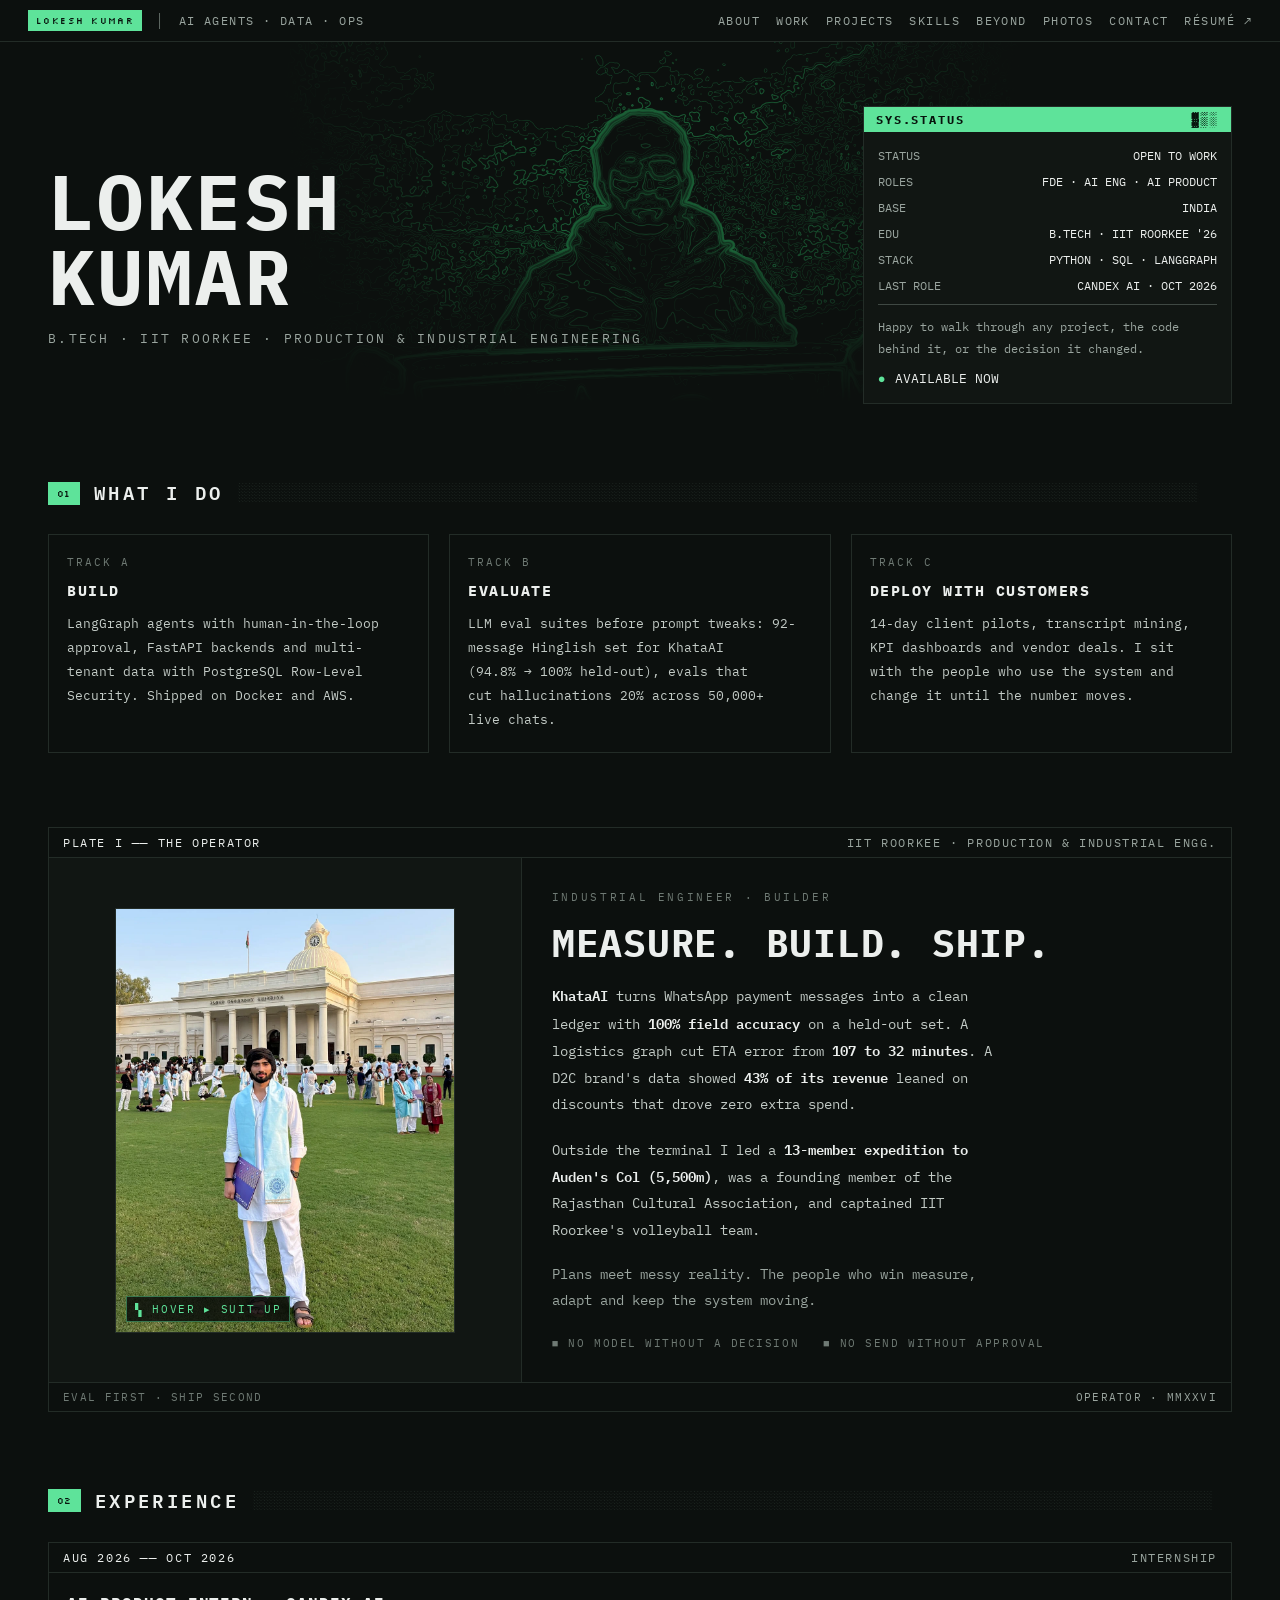
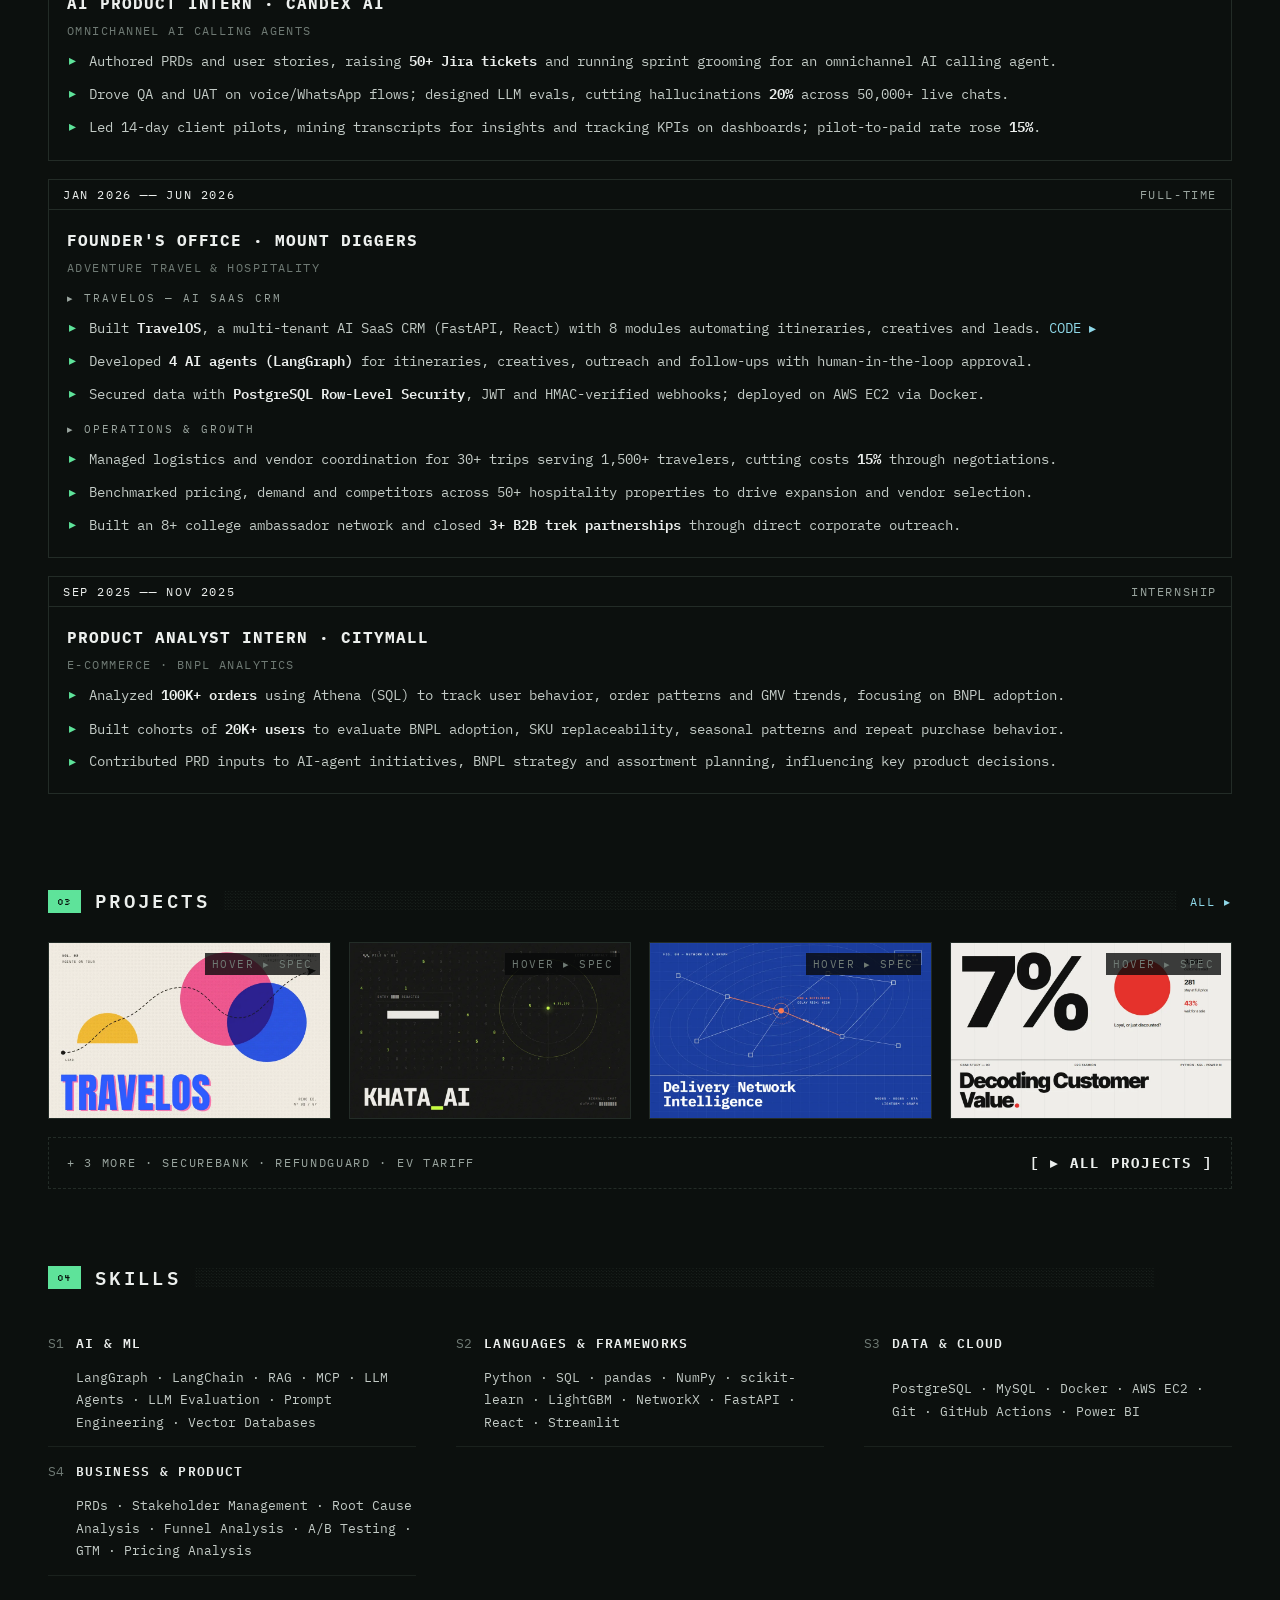
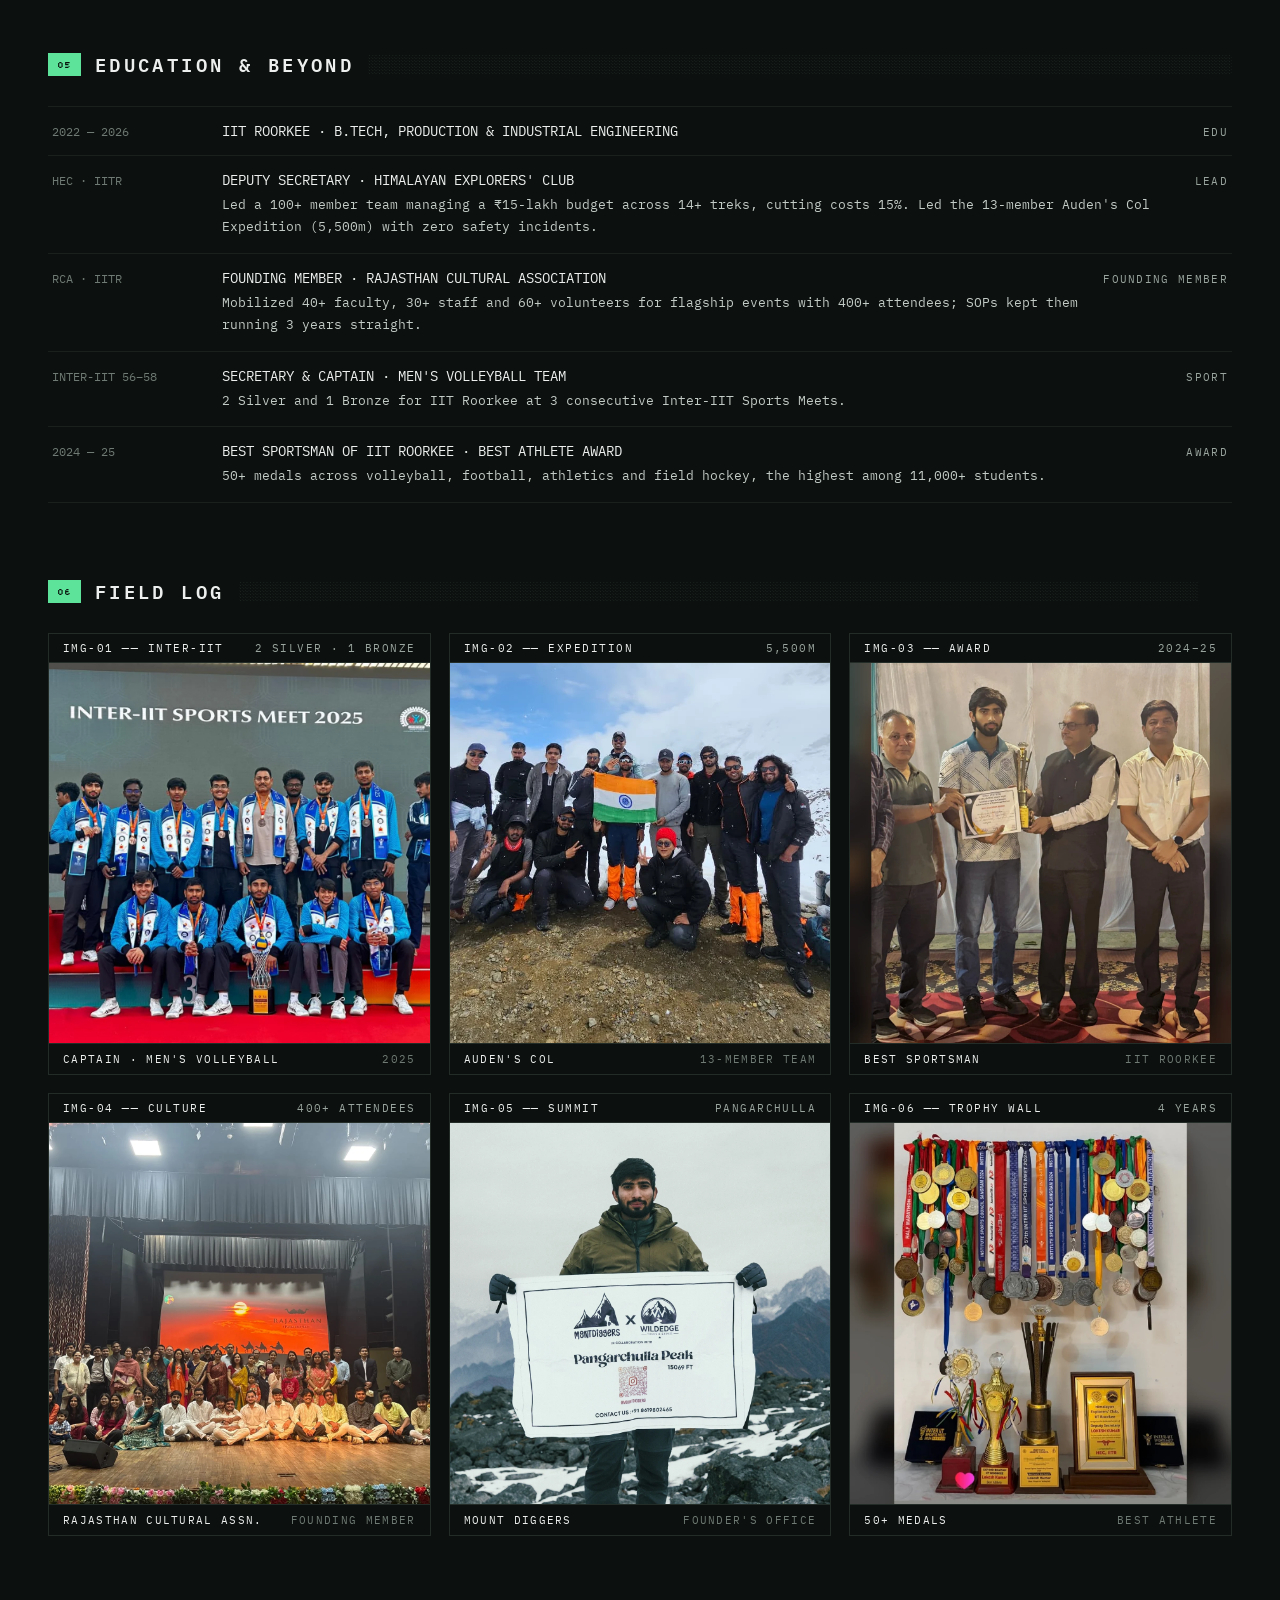
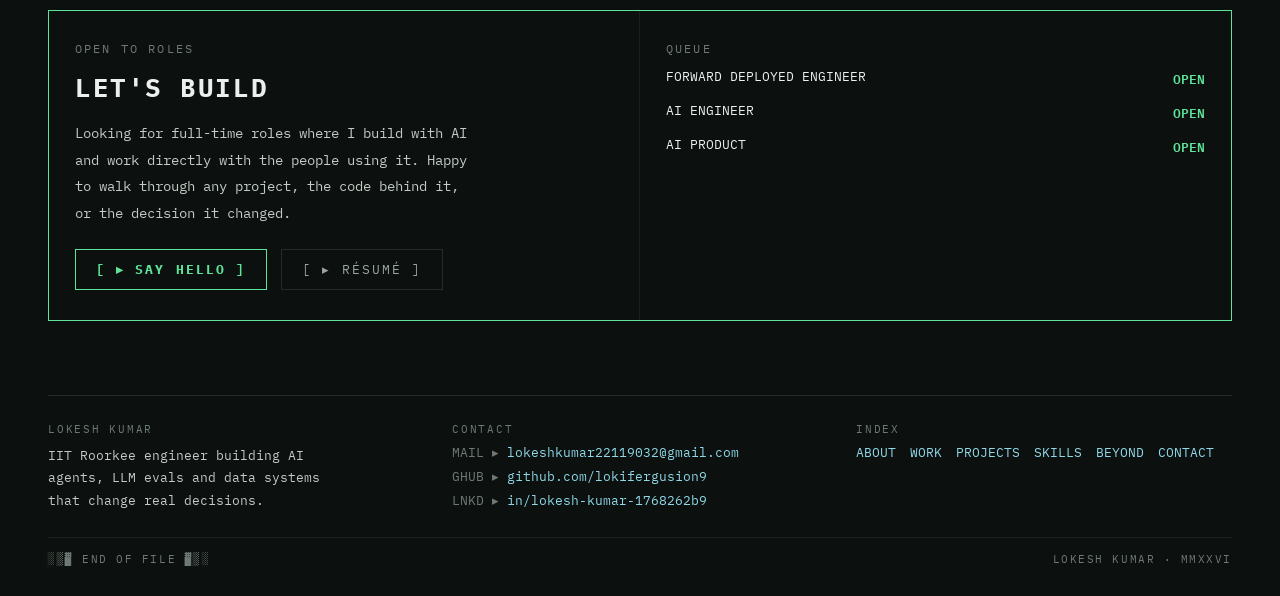
<file: index.html>
<!DOCTYPE html>
<html lang="en" data-theme="obsidian">
<head>
<meta charset="utf-8">
<meta name="viewport" content="width=device-width, initial-scale=1">
<title>Lokesh Kumar — AI Agents · Data · Ops</title>
<meta name="description" content="Lokesh Kumar — IIT Roorkee engineer building AI agents, LLM evaluation pipelines and data systems that change real decisions.">
<meta property="og:type" content="website">
<meta property="og:title" content="Lokesh Kumar — AI Agents · Data · Ops">
<meta property="og:description" content="IIT Roorkee engineer building AI agents, LLM evals and data systems that change real decisions.">
<meta property="og:url" content="https://lokifergusion9.github.io/">
<meta property="og:image" content="https://lokifergusion9.github.io/assets/lokesh.jpg">
<meta name="twitter:card" content="summary">
<meta name="theme-color" content="#0C100E">
<link rel="icon" href="data:image/svg+xml,%3Csvg xmlns='http://www.w3.org/2000/svg' viewBox='0 0 64 64'%3E%3Crect width='64' height='64' fill='%230E9F55'/%3E%3Ctext x='32' y='42' font-family='monospace' font-size='26' font-weight='700' fill='%23ffffff' text-anchor='middle'%3ELK%3C/text%3E%3C/svg%3E">
<link rel="preconnect" href="https://fonts.googleapis.com">
<link rel="preconnect" href="https://fonts.gstatic.com" crossorigin>
<link href="https://fonts.googleapis.com/css2?family=IBM+Plex+Mono:wght@400;500;600;700&family=Silkscreen:wght@400;700&display=swap" rel="stylesheet">
<link rel="stylesheet" href="assets/site.css">
<link rel="stylesheet" href="assets/theme.css">
<style>
/* First-page shadow: contour portrait drawn from the summit photo, faint behind the name. */
#about{position:relative;isolation:isolate}
#about::before{content:"";position:absolute;z-index:-1;top:0;bottom:0;left:calc(50% - 50vw);right:calc(50% - 50vw);pointer-events:none;
  background:url(assets/bg-contour.webp) 53% bottom/auto 100% no-repeat;opacity:.34;
  -webkit-mask-image:linear-gradient(to right,transparent 22%,#000 44%,#000 58%,transparent 80%),linear-gradient(to bottom,#000 60%,transparent 100%);-webkit-mask-composite:source-in;
  mask-image:linear-gradient(to right,transparent 22%,#000 44%,#000 58%,transparent 80%),linear-gradient(to bottom,#000 60%,transparent 100%);mask-composite:intersect}
@media (max-width:760px){#about::before{background-position:center bottom;background-size:auto 100%;opacity:.2}}
@media (prefers-reduced-data:reduce){#about::before{display:none}}
</style>
</head>
<body>

<div class="nav">
  <div class="l">
    <span class="pill">LOKESH KUMAR</span>
    <span style="color:var(--dim)">│</span>
    <span>AI AGENTS · DATA · OPS</span>
  </div>
  <div class="links">
    <a href="#about">ABOUT</a>
    <a href="#work">WORK</a>
    <a href="projects.html">PROJECTS</a>
    <a href="#skills">SKILLS</a>
    <a href="#beyond">BEYOND</a>
    <a href="#photos">PHOTOS</a>
    <a href="#contact">CONTACT</a>
    <a href="assets/Lokesh-Kumar-Resume.pdf" target="_blank" rel="noopener">RÉSUMÉ ↗</a>
  </div>
</div>

<!-- INTRO -->
<section class="sec" style="padding-top:64px" id="about">
  <div class="stack">
    <div class="idname">
      <div class="who">LOKESH<br>KUMAR</div>
      <div class="sub">B.TECH · IIT ROORKEE · PRODUCTION &amp; INDUSTRIAL ENGINEERING</div>
    </div>

    <div class="frame status">
      <div class="head"><span>SYS.STATUS</span><span>▓▒░</span></div>
      <div class="body">
        <div class="row"><span>STATUS</span><span>OPEN TO WORK</span></div>
        <div class="row"><span>ROLES</span><span>FDE · AI ENG · AI PRODUCT</span></div>
        <div class="row"><span>BASE</span><span>INDIA</span></div>
        <div class="row"><span>EDU</span><span>B.TECH · IIT ROORKEE '26</span></div>
        <div class="row"><span>STACK</span><span>PYTHON · SQL · LANGGRAPH</span></div>
        <div class="row"><span>LAST ROLE</span><span>CANDEX AI · OCT 2026</span></div>
        <div class="div"></div>
        <div class="note">Happy to walk through any project, the code behind it, or the decision it changed.</div>
        <div class="open"><span class="blink">●</span>AVAILABLE NOW</div>
      </div>
    </div>
  </div>
</section>

<!-- 01 WHAT I DO -->
<section class="sec">
  <div class="sh"><span class="num">01</span><span class="t">WHAT I DO</span><span class="fill" aria-hidden="true">░░░░░░░░░░░░░░░░░░░░░░░░░░░░░░░░░░░░░░░░░░░░░░░░░░░░░░░░░░░░░░░░░░░░░░░░░░░░░░░░░░░░░░░░░░░░░░░░</span></div>
  <div class="tracks">
    <div class="track"><div class="lb">TRACK A</div><div class="v">BUILD</div><p>LangGraph agents with human-in-the-loop approval, FastAPI backends and multi-tenant data with PostgreSQL Row-Level Security. Shipped on Docker and AWS.</p></div>
    <div class="track"><div class="lb">TRACK B</div><div class="v">EVALUATE</div><p>LLM eval suites before prompt tweaks: 92-message Hinglish set for KhataAI (94.8% → 100% held-out), evals that cut hallucinations 20% across 50,000+ live chats.</p></div>
    <div class="track"><div class="lb">TRACK C</div><div class="v">DEPLOY WITH CUSTOMERS</div><p>14-day client pilots, transcript mining, KPI dashboards and vendor deals. I sit with the people who use the system and change it until the number moves.</p></div>
  </div>
</section>

<!-- PLATE -->
<section class="sec">
  <div class="frame">
    <div class="bar"><span class="k">PLATE I ── THE OPERATOR</span><span>IIT ROORKEE · PRODUCTION &amp; INDUSTRIAL ENGG.</span></div>
    <div class="plate">
      <div class="art"><div class="crop reveal" tabindex="0" aria-label="Lokesh Kumar in front of the IIT Roorkee main building; hover or tap to see him in a suit at the Mechanical &amp; Industrial Engineering department">
        <img class="base" src="assets/plate-main.webp" alt="Lokesh Kumar in front of the IIT Roorkee main building" width="1040" height="1300" loading="lazy">
        <img class="alt" src="assets/plate-board.webp" alt="Lokesh Kumar in a black suit beside the Mechanical &amp; Industrial Engineering sign" width="656" height="820" loading="lazy">
        <span class="rv-grid" aria-hidden="true"></span>
        <span class="rv-scan" aria-hidden="true"></span>
        <span class="rv-tag" aria-hidden="true"><span class="lock"><span class="on-hover">▚ HOVER ▸ SUIT UP</span><span class="on-touch">▚ TAP ▸ SUIT UP</span></span><span class="open">● ON DUTY · MECH &amp; IND ENGG</span></span>
        <span class="rv-stamp" aria-hidden="true">SUBJECT · LK-01</span>
      </div></div>
      <div class="txt">
        <div class="sub">INDUSTRIAL ENGINEER · BUILDER</div>
        <div class="h">MEASURE. BUILD. SHIP.</div>
        <p><b>KhataAI</b> turns WhatsApp payment messages into a clean ledger with <b>100% field accuracy</b> on a held-out set. A logistics graph cut ETA error from <b>107 to 32 minutes</b>. A D2C brand's data showed <b>43% of its revenue</b> leaned on discounts that drove zero extra spend.</p>
        <p>Outside the terminal I led a <b>13-member expedition to Auden's Col (5,500m)</b>, was a founding member of the Rajasthan Cultural Association, and captained IIT Roorkee's volleyball team.</p>
        <p class="last">Plans meet messy reality. The people who win measure, adapt and keep the system moving.</p>
        <div class="mottos"><span>■ NO MODEL WITHOUT A DECISION</span><span>■ NO SEND WITHOUT APPROVAL</span></div>
      </div>
    </div>
    <div class="pfoot"><span>EVAL FIRST · SHIP SECOND</span><span>OPERATOR · MMXXVI</span></div>
  </div>
</section>

<!-- 02 WORK -->
<section class="sec" id="work">
  <div class="sh"><span class="num">02</span><span class="t">EXPERIENCE</span><span class="fill" aria-hidden="true">░░░░░░░░░░░░░░░░░░░░░░░░░░░░░░░░░░░░░░░░░░░░░░░░░░░░░░░░░░░░░░░░░░░░░░░░░░░░░░░░░░░░░░░░░░░░░░░░</span></div>

  <div class="job">
    <div class="bar"><span class="k">AUG 2026 ── OCT 2026</span><span>INTERNSHIP</span></div>
    <div class="in">
      <div class="role">AI PRODUCT INTERN · CANDEX AI</div>
      <div class="ctx">OMNICHANNEL AI CALLING AGENTS</div>
      <ul class="ticks">
        <li>Authored PRDs and user stories, raising <b>50+ Jira tickets</b> and running sprint grooming for an omnichannel AI calling agent.</li>
        <li>Drove QA and UAT on voice/WhatsApp flows; designed LLM evals, cutting hallucinations <b>20%</b> across 50,000+ live chats.</li>
        <li>Led 14-day client pilots, mining transcripts for insights and tracking KPIs on dashboards; pilot-to-paid rate rose <b>15%</b>.</li>
      </ul>
    </div>
  </div>

  <div class="job">
    <div class="bar"><span class="k">JAN 2026 ── JUN 2026</span><span>FULL-TIME</span></div>
    <div class="in">
      <div class="role">FOUNDER'S OFFICE · MOUNT DIGGERS</div>
      <div class="ctx">ADVENTURE TRAVEL &amp; HOSPITALITY</div>
      <div class="grp">▸ TRAVELOS — AI SAAS CRM</div>
      <ul class="ticks">
        <li>Built <b>TravelOS</b>, a multi-tenant AI SaaS CRM (FastAPI, React) with 8 modules automating itineraries, creatives and leads. <a href="https://github.com/lokifergusion9/Travel-OS" target="_blank" rel="noopener noreferrer">CODE ▸</a></li>
        <li>Developed <b>4 AI agents (LangGraph)</b> for itineraries, creatives, outreach and follow-ups with human-in-the-loop approval.</li>
        <li>Secured data with <b>PostgreSQL Row-Level Security</b>, JWT and HMAC-verified webhooks; deployed on AWS EC2 via Docker.</li>
      </ul>
      <div class="grp">▸ OPERATIONS &amp; GROWTH</div>
      <ul class="ticks">
        <li>Managed logistics and vendor coordination for 30+ trips serving 1,500+ travelers, cutting costs <b>15%</b> through negotiations.</li>
        <li>Benchmarked pricing, demand and competitors across 50+ hospitality properties to drive expansion and vendor selection.</li>
        <li>Built an 8+ college ambassador network and closed <b>3+ B2B trek partnerships</b> through direct corporate outreach.</li>
      </ul>
    </div>
  </div>

  <div class="job">
    <div class="bar"><span class="k">SEP 2025 ── NOV 2025</span><span>INTERNSHIP</span></div>
    <div class="in">
      <div class="role">PRODUCT ANALYST INTERN · CITYMALL</div>
      <div class="ctx">E-COMMERCE · BNPL ANALYTICS</div>
      <ul class="ticks">
        <li>Analyzed <b>100K+ orders</b> using Athena (SQL) to track user behavior, order patterns and GMV trends, focusing on BNPL adoption.</li>
        <li>Built cohorts of <b>20K+ users</b> to evaluate BNPL adoption, SKU replaceability, seasonal patterns and repeat purchase behavior.</li>
        <li>Contributed PRD inputs to AI-agent initiatives, BNPL strategy and assortment planning, influencing key product decisions.</li>
      </ul>
    </div>
  </div>
</section>

<!-- 03 PROJECTS -->
<section class="sec" id="projects">
  <div class="sh"><span class="num">03</span><span class="t">PROJECTS</span><span class="fill" aria-hidden="true">░░░░░░░░░░░░░░░░░░░░░░░░░░░░░░░░░░░░░░░░░░░░░░░░░░░░░░░░░░░░░░░░░░░░░░░░░░░░░░░░░░░░░░░░░░░░░░░░░░░░</span><a href="projects.html">ALL ▸</a></div>
  <div class="cards four">
    <div class="card poster" tabindex="0">
      <span class="no">P-01</span>
      <div class="face"><img src="assets/posters/travelos.webp" alt="TRAVELOS — AI OPERATING SYSTEM FOR TRAVEL AGENCIES poster" loading="lazy" width="960" height="600"></div>
      <span class="hint"><span class="h">HOVER ▸ SPEC</span><span class="t">TAP ▸ SPEC</span></span>
      <div class="spec">
        <div class="sb">SPEC ── P-01</div>
        <div class="ti">TRAVELOS — AI OPERATING SYSTEM FOR TRAVEL AGENCIES</div>
        <div class="tg">AI SAAS · AGENTS</div>
        <p>Multi-tenant workspace where LangGraph agents draft itineraries, creatives, vendor deals and follow-ups, and a human approves every step.</p>
        <div class="kpis"><span>HUMAN-IN-THE-LOOP</span><span>RLS TENANCY</span><span>24 + 5 TESTS</span></div>
        <div class="op"><a href="project-travelos.html">[ ▸ OPEN CASE FILE ]</a><a href="https://youtu.be/PpgBPFzQpV8" target="_blank" rel="noopener noreferrer">DEMO VIDEO ▸</a><a href="https://github.com/lokifergusion9/Travel-OS" target="_blank" rel="noopener noreferrer">CODE ▸</a></div>
      </div>
    </div>
    <div class="card poster" tabindex="0">
      <span class="no">P-02</span>
      <div class="face"><img src="assets/posters/khataai.webp" alt="KHATAAI — WHATSAPP PAYMENT EXTRACTION PIPELINE poster" loading="lazy" width="960" height="600"></div>
      <span class="hint"><span class="h">HOVER ▸ SPEC</span><span class="t">TAP ▸ SPEC</span></span>
      <div class="spec">
        <div class="sb">SPEC ── P-02</div>
        <div class="ti">KHATAAI — WHATSAPP PAYMENT EXTRACTION PIPELINE</div>
        <div class="tg">LLM · AGENTS · EVALS</div>
        <p>LangGraph + MCP pipeline turning WhatsApp payment messages into a 10-field Sheets ledger, with exactly-once processing.</p>
        <div class="kpis"><span>94.8% → 100% HELD-OUT</span><span>92-MSG EVAL SUITE</span></div>
        <div class="op"><a href="project-khataai.html">[ ▸ OPEN CASE FILE ]</a><a href="https://mcp-financial-automation-37ajappgn996heqhqhrsq4h.streamlit.app/" target="_blank" rel="noopener noreferrer">LIVE DEMO ▸</a><a href="https://youtu.be/FgMooejUDas" target="_blank" rel="noopener noreferrer">DEMO VIDEO ▸</a><a href="https://github.com/lokifergusion9/Khata-AI" target="_blank" rel="noopener noreferrer">CODE ▸</a></div>
      </div>
    </div>
    <div class="card poster" tabindex="0">
      <span class="no">P-03</span>
      <div class="face"><img src="assets/posters/eta-graph.webp" alt="GRAPH-BASED DELHIVERY ETA OPTIMIZATION poster" loading="lazy" width="960" height="600"></div>
      <span class="hint"><span class="h">HOVER ▸ SPEC</span><span class="t">TAP ▸ SPEC</span></span>
      <div class="spec">
        <div class="sb">SPEC ── P-03</div>
        <div class="ti">GRAPH-BASED DELHIVERY ETA OPTIMIZATION</div>
        <div class="tg">SUPPLY CHAIN · GRAPH ML</div>
        <p>144,867 shipment scans as a 1,657-hub graph; node2vec and centrality features in a LightGBM ETA model.</p>
        <div class="kpis"><span>MAE 107 → 32 MIN</span><span>5% → 46% WITHIN 15%</span></div>
        <div class="op"><a href="project-eta-graph.html">[ ▸ OPEN CASE FILE ]</a><a href="https://delivery-network-intelligence-sjdj5m77kgdkvbmgqhy9yo.streamlit.app/" target="_blank" rel="noopener noreferrer">LIVE DEMO ▸</a><a href="https://github.com/lokifergusion9/delivery-network-intelligence" target="_blank" rel="noopener noreferrer">CODE ▸</a></div>
      </div>
    </div>
    <div class="card poster" tabindex="0">
      <span class="no">P-04</span>
      <div class="face"><img src="assets/posters/customer-value.webp" alt="DECODING CUSTOMER VALUE — SQL RETENTION STRATEGY poster" loading="lazy" width="960" height="600"></div>
      <span class="hint"><span class="h">HOVER ▸ SPEC</span><span class="t">TAP ▸ SPEC</span></span>
      <div class="spec">
        <div class="sb">SPEC ── P-04</div>
        <div class="ti">DECODING CUSTOMER VALUE — SQL RETENTION STRATEGY</div>
        <div class="tg">BUSINESS · BI</div>
        <p>3,900 D2C customers in 5 loyalty tiers via MySQL CTEs; discounts drove zero lift, exposing 43% of revenue as promo-reliant.</p>
        <div class="kpis"><span>$99K PROMO-RELIANT</span><span>281 LOYALISTS</span></div>
        <div class="op"><a href="project-customer-value.html">[ ▸ OPEN CASE FILE ]</a><a href="https://lokifergusion9.github.io/decoding-customer-value/founder_dashboard.html" target="_blank" rel="noopener noreferrer">DASHBOARD ▸</a><a href="https://github.com/lokifergusion9/decoding-customer-value" target="_blank" rel="noopener noreferrer">CODE ▸</a></div>
      </div>
    </div>
  </div>
  <a class="allbar" href="projects.html"><span class="a">+ 3 MORE · SECUREBANK · REFUNDGUARD · EV TARIFF</span><span class="b">[ ▸ ALL PROJECTS ]</span></a>
</section>

<!-- 04 SKILLS -->
<section class="sec" id="skills">
  <div class="sh"><span class="num">04</span><span class="t">SKILLS</span><span class="fill" aria-hidden="true">░░░░░░░░░░░░░░░░░░░░░░░░░░░░░░░░░░░░░░░░░░░░░░░░░░░░░░░░░░░░░░░░░░░░░░░░░░░░░░░░░░░░░░░░░░░░░░░░</span></div>
  <div class="areas">
    <div class="area"><span class="c">S1</span><span class="n">AI &amp; ML</span><span class="i">LangGraph · LangChain · RAG · MCP · LLM Agents · LLM Evaluation · Prompt Engineering · Vector Databases</span></div>
    <div class="area"><span class="c">S2</span><span class="n">LANGUAGES &amp; FRAMEWORKS</span><span class="i">Python · SQL · pandas · NumPy · scikit-learn · LightGBM · NetworkX · FastAPI · React · Streamlit</span></div>
    <div class="area"><span class="c">S3</span><span class="n">DATA &amp; CLOUD</span><span class="i">PostgreSQL · MySQL · Docker · AWS EC2 · Git · GitHub Actions · Power BI</span></div>
    <div class="area"><span class="c">S4</span><span class="n">BUSINESS &amp; PRODUCT</span><span class="i">PRDs · Stakeholder Management · Root Cause Analysis · Funnel Analysis · A/B Testing · GTM · Pricing Analysis</span></div>
  </div>
</section>

<!-- 05 BEYOND -->
<section class="sec" id="beyond">
  <div class="sh"><span class="num">05</span><span class="t">EDUCATION &amp; BEYOND</span><span class="fill" aria-hidden="true">░░░░░░░░░░░░░░░░░░░░░░░░░░░░░░░░░░░░░░░░░░░░░░░░░░░░░░░░░░░░░░░░░░░░░░░░░░░░░░░░░░░░░░░░░░░░░░░░</span></div>
  <div class="log">
    <div class="r"><span class="d">2022 — 2026</span><span>IIT ROORKEE · B.TECH, PRODUCTION &amp; INDUSTRIAL ENGINEERING</span><span class="tag">EDU</span></div>
    <div class="r"><span class="d">HEC · IITR</span><span>DEPUTY SECRETARY · HIMALAYAN EXPLORERS' CLUB<span class="x">Led a 100+ member team managing a ₹15-lakh budget across 14+ treks, cutting costs 15%. Led the 13-member Auden's Col Expedition (5,500m) with zero safety incidents.</span></span><span class="tag">LEAD</span></div>
    <div class="r"><span class="d">RCA · IITR</span><span>FOUNDING MEMBER · RAJASTHAN CULTURAL ASSOCIATION<span class="x">Mobilized 40+ faculty, 30+ staff and 60+ volunteers for flagship events with 400+ attendees; SOPs kept them running 3 years straight.</span></span><span class="tag">FOUNDING MEMBER</span></div>
    <div class="r"><span class="d">INTER-IIT 56–58</span><span>SECRETARY &amp; CAPTAIN · MEN'S VOLLEYBALL TEAM<span class="x">2 Silver and 1 Bronze for IIT Roorkee at 3 consecutive Inter-IIT Sports Meets.</span></span><span class="tag">SPORT</span></div>
    <div class="r"><span class="d">2024 — 25</span><span>BEST SPORTSMAN OF IIT ROORKEE · BEST ATHLETE AWARD<span class="x">50+ medals across volleyball, football, athletics and field hockey, the highest among 11,000+ students.</span></span><span class="tag">AWARD</span></div>
  </div>
</section>

<!-- 06 PHOTOS -->
<section class="sec" id="photos">
  <div class="sh"><span class="num">06</span><span class="t">FIELD LOG</span><span class="fill" aria-hidden="true">░░░░░░░░░░░░░░░░░░░░░░░░░░░░░░░░░░░░░░░░░░░░░░░░░░░░░░░░░░░░░░░░░░░░░░░░░░░░░░░░░░░░░░░░░░░░░░░░</span></div>
  <div class="gal gal3">
    <figure class="ph">
      <div class="bar"><span class="k">IMG-01 ── INTER-IIT</span><span>2 SILVER · 1 BRONZE</span></div>
      <div class="img"><img src="assets/gallery/01-inter-iit.webp" alt="IIT Roorkee men&#39;s volleyball team with medals at the Inter-IIT Sports Meet 2025" loading="lazy" width="1200" height="1200"></div>
      <figcaption><span>CAPTAIN · MEN&#39;S VOLLEYBALL</span><span>2025</span></figcaption>
    </figure>
    <figure class="ph">
      <div class="bar"><span class="k">IMG-02 ── EXPEDITION</span><span>5,500M</span></div>
      <div class="img"><img src="assets/gallery/02-audens-col.webp" alt="Auden&#39;s Col expedition team holding the Indian flag" loading="lazy" width="1200" height="1200"></div>
      <figcaption><span>AUDEN&#39;S COL</span><span>13-MEMBER TEAM</span></figcaption>
    </figure>
    <figure class="ph">
      <div class="bar"><span class="k">IMG-03 ── AWARD</span><span>2024–25</span></div>
      <div class="img"><img src="assets/gallery/03-best-sportsman.webp" alt="Receiving the Best Sportsman award at IIT Roorkee" loading="lazy" width="1200" height="1200"></div>
      <figcaption><span>BEST SPORTSMAN</span><span>IIT ROORKEE</span></figcaption>
    </figure>
    <figure class="ph">
      <div class="bar"><span class="k">IMG-04 ── CULTURE</span><span>400+ ATTENDEES</span></div>
      <div class="img"><img src="assets/gallery/04-rajasthan.webp" alt="Rajasthan Cultural Association team on stage after an event" loading="lazy" width="1200" height="1200"></div>
      <figcaption><span>RAJASTHAN CULTURAL ASSN.</span><span>FOUNDING MEMBER</span></figcaption>
    </figure>
    <figure class="ph">
      <div class="bar"><span class="k">IMG-05 ── SUMMIT</span><span>PANGARCHULLA</span></div>
      <div class="img"><img src="assets/gallery/05-mount-diggers.webp" alt="Holding the Mount Diggers banner on Pangarchulla Peak" loading="lazy" width="1200" height="1200"></div>
      <figcaption><span>MOUNT DIGGERS</span><span>FOUNDER&#39;S OFFICE</span></figcaption>
    </figure>
    <figure class="ph">
      <div class="bar"><span class="k">IMG-06 ── TROPHY WALL</span><span>4 YEARS</span></div>
      <div class="img"><img src="assets/gallery/06-medals.webp" alt="Wall of 50+ sports medals and trophies won at IIT Roorkee" loading="lazy" width="1200" height="1200"></div>
      <figcaption><span>50+ MEDALS</span><span>BEST ATHLETE</span></figcaption>
    </figure>
  </div>
</section>

<!-- CONTACT -->
<section class="sec" id="contact">
  <div class="join">
    <div class="a">
      <div class="kk">OPEN TO ROLES</div>
      <div class="hh">LET'S BUILD</div>
      <p>Looking for full-time roles where I build with AI and work directly with the people using it. Happy to walk through any project, the code behind it, or the decision it changed.</p>
      <div class="ctas">
        <a class="cta" href="mailto:lokeshkumar22119032@gmail.com">[ ▸ SAY HELLO ]</a>
        <a class="cta sec2" href="assets/Lokesh-Kumar-Resume.pdf" target="_blank" rel="noopener">[ ▸ RÉSUMÉ ]</a>
      </div>
    </div>
    <div class="b">
      <div class="kk" style="margin:0">QUEUE</div>
      <div class="q"><span>FORWARD DEPLOYED ENGINEER</span><span>OPEN</span></div>
      <div class="q"><span>AI ENGINEER</span><span>OPEN</span></div>
      <div class="q"><span>AI PRODUCT</span><span>OPEN</span></div>
    </div>
  </div>
</section>

<div class="foot">
  <div class="g">
    <div><div class="h">LOKESH KUMAR</div><div class="bl">IIT Roorkee engineer building AI agents, LLM evals and data systems that change real decisions.</div></div>
    <div>
      <div class="h">CONTACT</div>
      <div><span class="pre">MAIL ▸ </span><a href="mailto:lokeshkumar22119032@gmail.com">lokeshkumar22119032@gmail.com</a></div>
      <div><span class="pre">GHUB ▸ </span><a href="https://github.com/lokifergusion9" target="_blank" rel="noopener noreferrer">github.com/lokifergusion9</a></div>
      <div><span class="pre">LNKD ▸ </span><a href="https://www.linkedin.com/in/lokesh-kumar-1768262b9/" target="_blank" rel="noopener noreferrer">in/lokesh-kumar-1768262b9</a></div>
    </div>
    <div>
      <div class="h">INDEX</div>
      <div class="foot-links">
        <a href="#about">ABOUT</a><a href="#work">WORK</a><a href="projects.html">PROJECTS</a><a href="#skills">SKILLS</a><a href="#beyond">BEYOND</a><a href="#contact">CONTACT</a>
      </div>
    </div>
  </div>
  <div class="eof"><span>░▒▓ END OF FILE ▓▒░</span><span>LOKESH KUMAR · MMXXVI</span></div>
</div>

<script>
// Pixel-block name, same technique as the reference: rasterise text small, draw each pixel as a block.
(function () {
  var cv = document.getElementById('title'); if (!cv) return;
  var P;
  function paint() {
    var cs = getComputedStyle(document.documentElement);
    var v = function (n, d) { return (cs.getPropertyValue(n) || '').trim() || d; };
    P = { bg: v('--canvasBg', v('--bg', '#F4EFE4')), hot: v('--canvasHot', v('--brass', v('--hot', '#0E9F55'))), hi: v('--canvasHi', v('--hi', '#0C1512')) };
    var lines = ['LOKESH', 'KUMAR'];
    var GW = 54, GH = 7, cw = 11, ch = 22;
    var dpr = Math.min(2, window.devicePixelRatio || 1);
    cv.width = GW * cw * dpr;
    cv.height = (lines.length * GH + (lines.length - 1)) * ch * dpr;
    var ctx = cv.getContext('2d');
    ctx.setTransform(dpr, 0, 0, dpr, 0, 0);
    ctx.fillStyle = P.bg; ctx.fillRect(0, 0, GW * cw, cv.height / dpr);
    var off = document.createElement('canvas');
    lines.forEach(function (line, li) {
      off.width = GW; off.height = GH * 2;
      var o = off.getContext('2d');
      o.clearRect(0, 0, GW, GH * 2);
      o.fillStyle = '#000'; o.textBaseline = 'middle';
      o.font = '700 ' + (GH * 2 * 0.92) + 'px "IBM Plex Mono", ui-monospace, monospace';
      var w = o.measureText(line).width || 1;
      o.save(); o.scale(Math.min(1, GW / w), 1); o.fillText(line, (GW - Math.min(w, GW)) / 2 / Math.min(1, GW / w), GH); o.restore();
      var d = o.getImageData(0, 0, GW, GH * 2).data;
      var on = function (x, y) { return d[(y * GW + x) * 4 + 3] > 96; };
      var y0 = li * (GH + 1);
      for (var gy = 0; gy < GH; gy++) for (var gx = 0; gx < GW; gx++) {
        var a = on(gx, gy * 2), b = on(gx, gy * 2 + 1);
        if (!a && !b) continue;
        var px = gx * cw, py = (y0 + gy) * ch;
        ctx.fillStyle = gy < 2 ? P.hi : P.hot;
        if (a) ctx.fillRect(px, py, cw - 1, ch / 2 - 1);
        if (b) ctx.fillRect(px, py + ch / 2, cw - 1, ch / 2 - 1);
      }
    });
  }
  if (document.fonts && document.fonts.ready) document.fonts.ready.then(paint, paint); else paint();
  window.addEventListener('resize', paint);
})();

// Plate I: tap (or Enter) toggles the portrait reveal where there is no hover.
(function () {
  var r = document.querySelector('.reveal'); if (!r) return;
  r.addEventListener('click', function () { if (matchMedia('(hover: none)').matches) r.classList.toggle('open'); });
  r.addEventListener('keydown', function (e) { if (e.key === 'Enter' || e.key === ' ') { e.preventDefault(); r.classList.toggle('open'); } });
})();

// Touch screens have no hover: first tap opens a project's spec, tapping outside closes it.
(function () {
  if (!matchMedia('(hover: none)').matches) return;
  var cards = document.querySelectorAll('.card');
  cards.forEach(function (c) {
    c.addEventListener('click', function (e) {
      if (!c.classList.contains('open')) { e.preventDefault(); cards.forEach(function (o) { o.classList.remove('open'); }); c.classList.add('open'); }
    });
  });
  document.addEventListener('click', function (e) { if (!e.target.closest('.card')) cards.forEach(function (o) { o.classList.remove('open'); }); });
})();
</script>
</body>
</html>
</file>
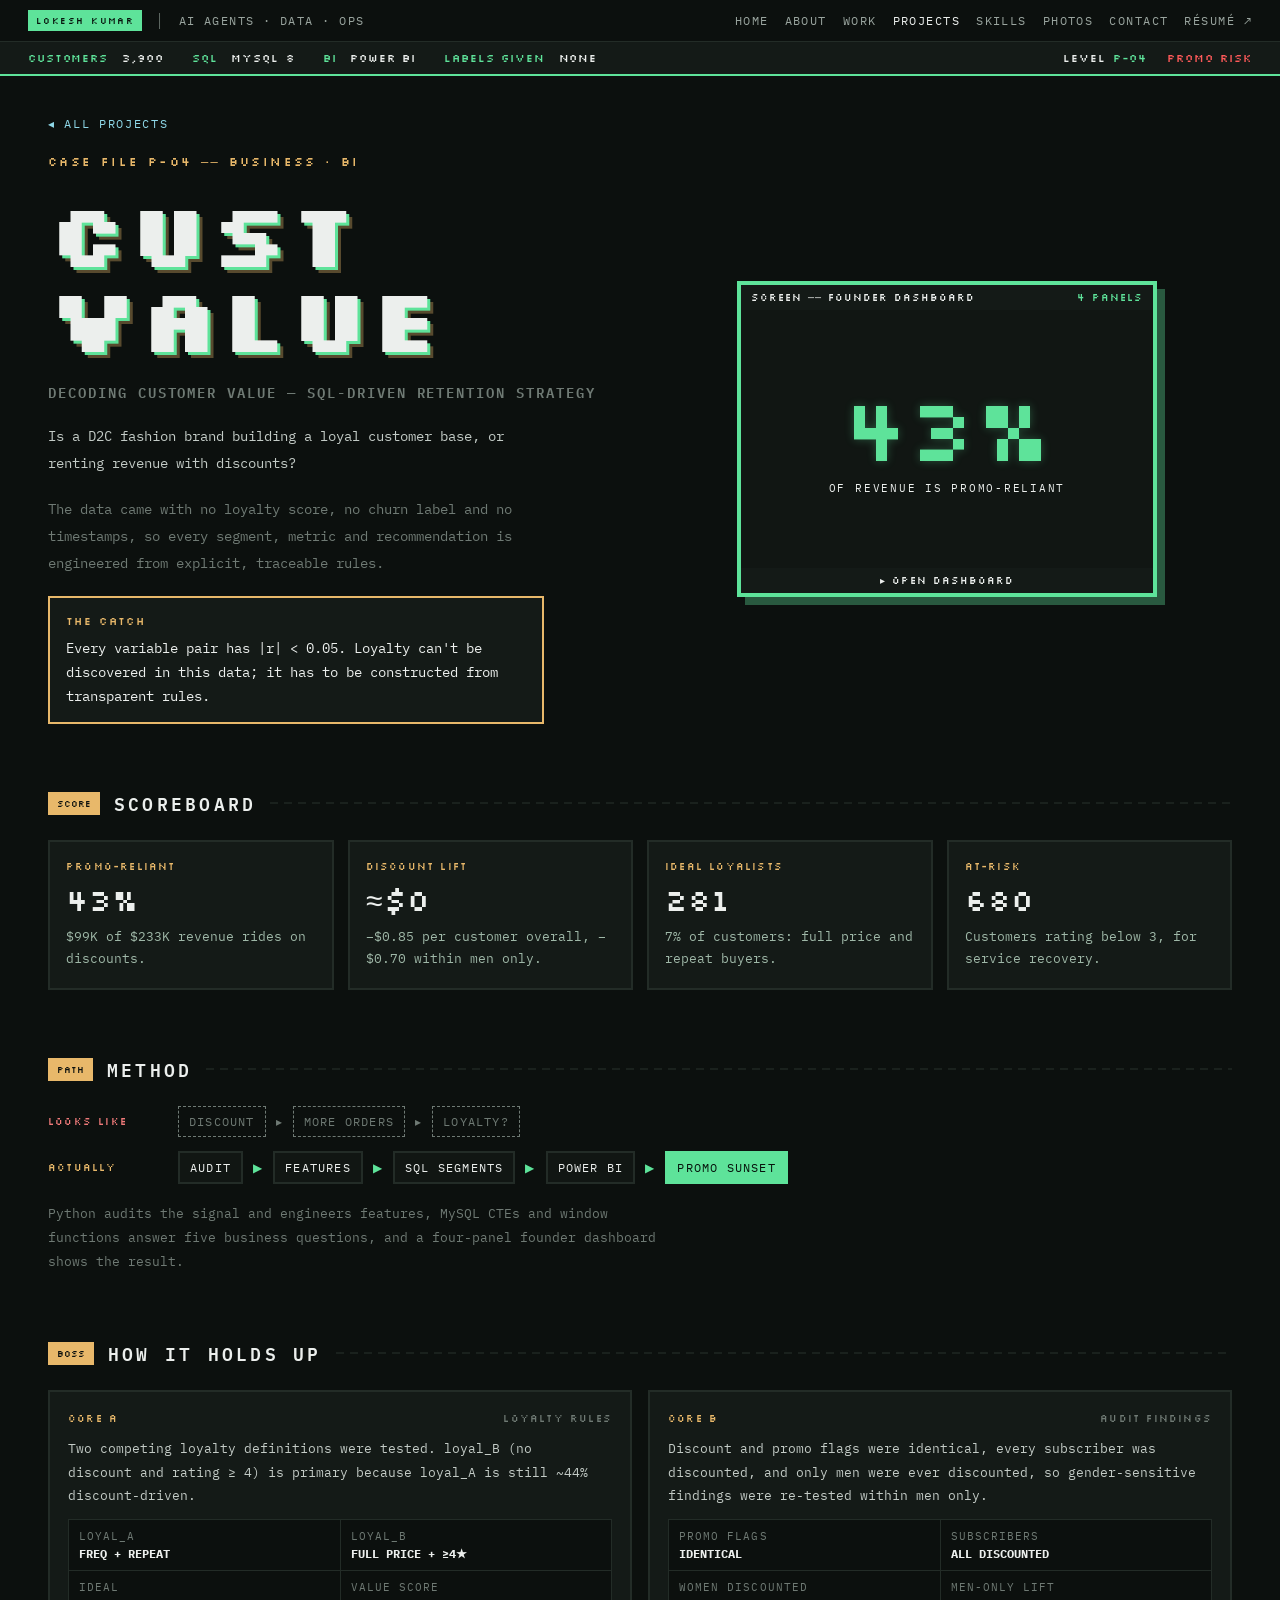
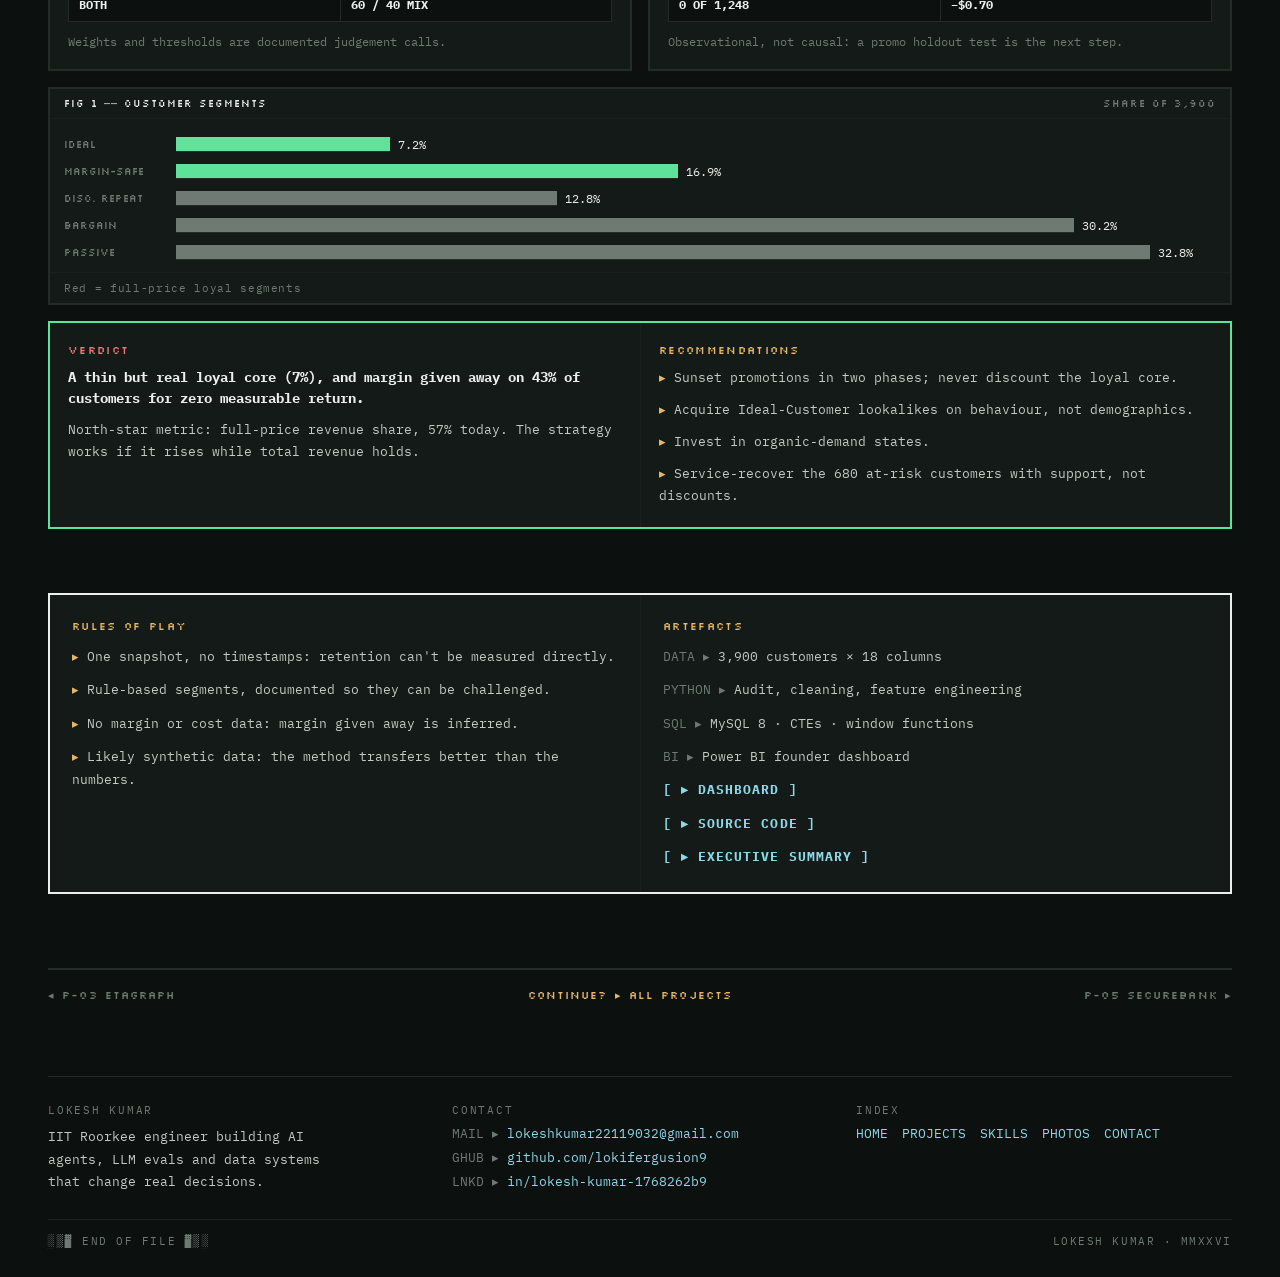
<file: project-customer-value.html>
<!DOCTYPE html>
<html lang="en" data-theme="obsidian">
<head>
<meta charset="utf-8">
<meta name="viewport" content="width=device-width, initial-scale=1">
<title>Decoding Customer Value — Case file · Lokesh Kumar</title>
<meta name="description" content="3,900 D2C customers in 5 loyalty tiers via MySQL CTEs; discounts drove zero lift, exposing 43% of revenue as promo-reliant.">
<meta name="theme-color" content="#0C100E">
<link rel="icon" href="data:image/svg+xml,%3Csvg xmlns='http://www.w3.org/2000/svg' viewBox='0 0 64 64'%3E%3Crect width='64' height='64' fill='%230E9F55'/%3E%3Ctext x='32' y='42' font-family='monospace' font-size='26' font-weight='700' fill='%23ffffff' text-anchor='middle'%3ELK%3C/text%3E%3C/svg%3E">
<link rel="preconnect" href="https://fonts.googleapis.com">
<link rel="preconnect" href="https://fonts.gstatic.com" crossorigin>
<link href="https://fonts.googleapis.com/css2?family=IBM+Plex+Mono:wght@400;500;600;700&family=Silkscreen:wght@400;700&display=swap" rel="stylesheet">
<link rel="stylesheet" href="assets/site.css">
<link rel="stylesheet" href="assets/case.css">
<link rel="stylesheet" href="assets/theme.css">
</head>
<body>
<div class="nav">
  <div class="l">
    <a class="pill" href="index.html">LOKESH KUMAR</a>
    <span style="color:var(--dim)">│</span>
    <span>AI AGENTS · DATA · OPS</span>
  </div>
  <div class="links">
    <a href="index.html">HOME</a>
    <a href="index.html#about">ABOUT</a>
    <a href="index.html#work">WORK</a>
    <span class="on">PROJECTS</span>
    <a href="index.html#skills">SKILLS</a>
    <a href="index.html#photos">PHOTOS</a>
    <a href="index.html#contact">CONTACT</a>
    <a href="assets/Lokesh-Kumar-Resume.pdf" target="_blank" rel="noopener">RÉSUMÉ ↗</a>
  </div>
</div>

<div class="hud">
  <div class="hl"><span><span class="am">CUSTOMERS</span>&nbsp; 3,900</span><span><span class="am">SQL</span>&nbsp; MYSQL 8</span><span><span class="am">BI</span>&nbsp; POWER BI</span><span><span class="am">LABELS GIVEN</span>&nbsp; NONE</span></div>
  <div class="hr"><span>LEVEL <span class="am">P-04</span></span><span class="badge">PROMO RISK</span></div>
</div>

<section class="sec cs title">
  <a class="back" href="projects.html">◂ ALL PROJECTS</a>
  <div class="tgrid">
    <div class="tcol">
      <div class="kick">CASE FILE P-04 ── BUSINESS · BI</div>
      <h1>CUST<br>VALUE</h1>
      <div class="sub1">DECODING CUSTOMER VALUE — SQL-DRIVEN RETENTION STRATEGY</div>
      <p class="lead">Is a D2C fashion brand building a loyal customer base, or renting revenue with discounts?</p><p class="">The data came with no loyalty score, no churn label and no timestamps, so every segment, metric and recommendation is engineered from explicit, traceable rules.</p>
      <div class="rule"><div class="rk">THE CATCH</div><div>Every variable pair has |r| &lt; 0.05. Loyalty can&#x27;t be discovered in this data; it has to be constructed from transparent rules.</div></div>
    </div>
    <div class="scol">
      <div class="screen">
          <div class="sbar"><span>SCREEN ── FOUNDER DASHBOARD</span><span class="am">4 PANELS</span></div>
          <div class="bigstat"><div class="v">43%</div><div class="s">OF REVENUE IS PROMO-RELIANT</div></div>
          <div class="sfoot"><span class="blinkx">▸ OPEN DASHBOARD</span></div>
        </div>
    </div>
  </div>
</section>

<section class="sec cs">
  <div class="csh"><span class="tag">SCORE</span><span class="t">SCOREBOARD</span><span class="dash"></span></div>
  <div class="tiles"><div class="tile"><div class="tl">PROMO-RELIANT</div><div class="tv">43%</div><div class="td">$99K of $233K revenue rides on discounts.</div></div><div class="tile"><div class="tl">DISCOUNT LIFT</div><div class="tv">≈$0</div><div class="td">−$0.85 per customer overall, −$0.70 within men only.</div></div><div class="tile"><div class="tl">IDEAL LOYALISTS</div><div class="tv">281</div><div class="td">7% of customers: full price and repeat buyers.</div></div><div class="tile"><div class="tl">AT-RISK</div><div class="tv">680</div><div class="td">Customers rating below 3, for service recovery.</div></div></div>
</section>

<section class="sec cs">
  <div class="csh"><span class="tag">PATH</span><span class="t">METHOD</span><span class="dash"></span></div>
  <div class="prow other"><span class="pl">LOOKS LIKE</span><span class="blk dash">DISCOUNT</span><span class="arr">▸</span><span class="blk dash">MORE ORDERS</span><span class="arr">▸</span><span class="blk dash hot">LOYALTY?</span></div>
  <div class="prow"><span class="pl am">ACTUALLY</span><span class="blk">AUDIT</span><span class="arr">▶</span><span class="blk">FEATURES</span><span class="arr">▶</span><span class="blk">SQL SEGMENTS</span><span class="arr">▶</span><span class="blk">POWER BI</span><span class="arr">▶</span><span class="blk hot">PROMO SUNSET</span></div>
  <p class="pp">Python audits the signal and engineers features, MySQL CTEs and window functions answer five business questions, and a four-panel founder dashboard shows the result.</p>
</section>

<section class="sec cs">
  <div class="csh"><span class="tag">BOSS</span><span class="t">HOW IT HOLDS UP</span><span class="dash"></span></div>
  <div class="two"><div class="panel">
        <div class="ck"><span class="am">CORE A</span><span>LOYALTY RULES</span></div>
        <p>Two competing loyalty definitions were tested. loyal_B (no discount and rating ≥ 4) is primary because loyal_A is still ~44% discount-driven.</p>
        <div class="grid2"><div><span>LOYAL_A</span><b>FREQ + REPEAT</b></div><div><span>LOYAL_B</span><b>FULL PRICE + ≥4★</b></div><div><span>IDEAL</span><b>BOTH</b></div><div><span>VALUE SCORE</span><b>60 / 40 MIX</b></div></div>
        <div class="cn">Weights and thresholds are documented judgement calls.</div>
      </div><div class="panel">
        <div class="ck"><span class="am">CORE B</span><span>AUDIT FINDINGS</span></div>
        <p>Discount and promo flags were identical, every subscriber was discounted, and only men were ever discounted, so gender-sensitive findings were re-tested within men only.</p>
        <div class="grid2"><div><span>PROMO FLAGS</span><b>IDENTICAL</b></div><div><span>SUBSCRIBERS</span><b>ALL DISCOUNTED</b></div><div><span>WOMEN DISCOUNTED</span><b>0 OF 1,248</b></div><div><span>MEN-ONLY LIFT</span><b>−$0.70</b></div></div>
        <div class="cn">Observational, not causal: a promo holdout test is the next step.</div>
      </div></div>
  <div class="two figs"><div class="panel dark">
        <div class="phd"><span>FIG 1 ── CUSTOMER SEGMENTS</span><span class="m">SHARE OF 3,900</span></div>
        <div class="fbody"><div class="frow"><span class="fl">IDEAL</span><div class="fb"><div class="bar r" style="width:20.6%"></div><span>7.2%</span></div></div><div class="frow"><span class="fl">MARGIN-SAFE</span><div class="fb"><div class="bar r" style="width:48.3%"></div><span>16.9%</span></div></div><div class="frow"><span class="fl">DISC. REPEAT</span><div class="fb"><div class="bar b" style="width:36.6%"></div><span>12.8%</span></div></div><div class="frow"><span class="fl">BARGAIN</span><div class="fb"><div class="bar b" style="width:86.3%"></div><span>30.2%</span></div></div><div class="frow"><span class="fl">PASSIVE</span><div class="fb"><div class="bar b" style="width:93.7%"></div><span>32.8%</span></div></div></div>
        <div class="pft">Red = full-price loyal segments</div>
      </div></div>
  <div class="verdict"><div class="vcol"><div class="vk red">VERDICT</div><div class="vh">A thin but real loyal core (7%), and margin given away on 43% of customers for zero measurable return.</div><div class="vp">North-star metric: full-price revenue share, 57% today. The strategy works if it rises while total revenue holds.</div></div><div class="vcol"><div class="vk am">RECOMMENDATIONS</div><div class="vp"><span class="am">▸ </span>Sunset promotions in two phases; never discount the loyal core.</div><div class="vp"><span class="am">▸ </span>Acquire Ideal-Customer lookalikes on behaviour, not demographics.</div><div class="vp"><span class="am">▸ </span>Invest in organic-demand states.</div><div class="vp"><span class="am">▸ </span>Service-recover the 680 at-risk customers with support, not discounts.</div></div></div>
</section>

<section class="sec cs">
  <div class="rules">
    <div class="rcol"><div class="vk am">RULES OF PLAY</div><div class="rl"><div><span class="am">▸ </span>One snapshot, no timestamps: retention can&#x27;t be measured directly.</div><div><span class="am">▸ </span>Rule-based segments, documented so they can be challenged.</div><div><span class="am">▸ </span>No margin or cost data: margin given away is inferred.</div><div><span class="am">▸ </span>Likely synthetic data: the method transfers better than the numbers.</div></div></div>
    <div class="rcol"><div class="vk am">ARTEFACTS</div><div class="rl"><div><span class="mu">DATA ▸ </span>3,900 customers × 18 columns</div><div><span class="mu">PYTHON ▸ </span>Audit, cleaning, feature engineering</div><div><span class="mu">SQL ▸ </span>MySQL 8 · CTEs · window functions</div><div><span class="mu">BI ▸ </span>Power BI founder dashboard</div><div><a href="https://lokifergusion9.github.io/decoding-customer-value/founder_dashboard.html" target="_blank" rel="noopener noreferrer">[ ▸ DASHBOARD ]</a></div><div><a href="https://github.com/lokifergusion9/decoding-customer-value" target="_blank" rel="noopener noreferrer">[ ▸ SOURCE CODE ]</a></div><div><a href="https://github.com/lokifergusion9/decoding-customer-value/blob/main/executive_summary.md" target="_blank" rel="noopener noreferrer">[ ▸ EXECUTIVE SUMMARY ]</a></div></div></div>
  </div>
</section>

<div class="foot cfoot">
  <div class="cnav">
    <a href="project-eta-graph.html">◂ P-03 ETAGRAPH</a>
    <a class="am" href="projects.html">CONTINUE? ▸ ALL PROJECTS</a>
    <a href="project-securebank.html">P-05 SECUREBANK ▸</a>
  </div>
</div>
<div class="foot">
  <div class="g">
    <div><div class="h">LOKESH KUMAR</div><div class="bl">IIT Roorkee engineer building AI agents, LLM evals and data systems that change real decisions.</div></div>
    <div>
      <div class="h">CONTACT</div>
      <div><span class="pre">MAIL ▸ </span><a href="mailto:lokeshkumar22119032@gmail.com">lokeshkumar22119032@gmail.com</a></div>
      <div><span class="pre">GHUB ▸ </span><a href="https://github.com/lokifergusion9" target="_blank" rel="noopener noreferrer">github.com/lokifergusion9</a></div>
      <div><span class="pre">LNKD ▸ </span><a href="https://www.linkedin.com/in/lokesh-kumar-1768262b9/" target="_blank" rel="noopener noreferrer">in/lokesh-kumar-1768262b9</a></div>
    </div>
    <div>
      <div class="h">INDEX</div>
      <div class="foot-links"><a href="index.html">HOME</a><a href="projects.html">PROJECTS</a><a href="index.html#skills">SKILLS</a><a href="index.html#photos">PHOTOS</a><a href="index.html#contact">CONTACT</a></div>
    </div>
  </div>
  <div class="eof"><span>░▒▓ END OF FILE ▓▒░</span><span>LOKESH KUMAR · MMXXVI</span></div>
</div>

</body>
</html>
</file>
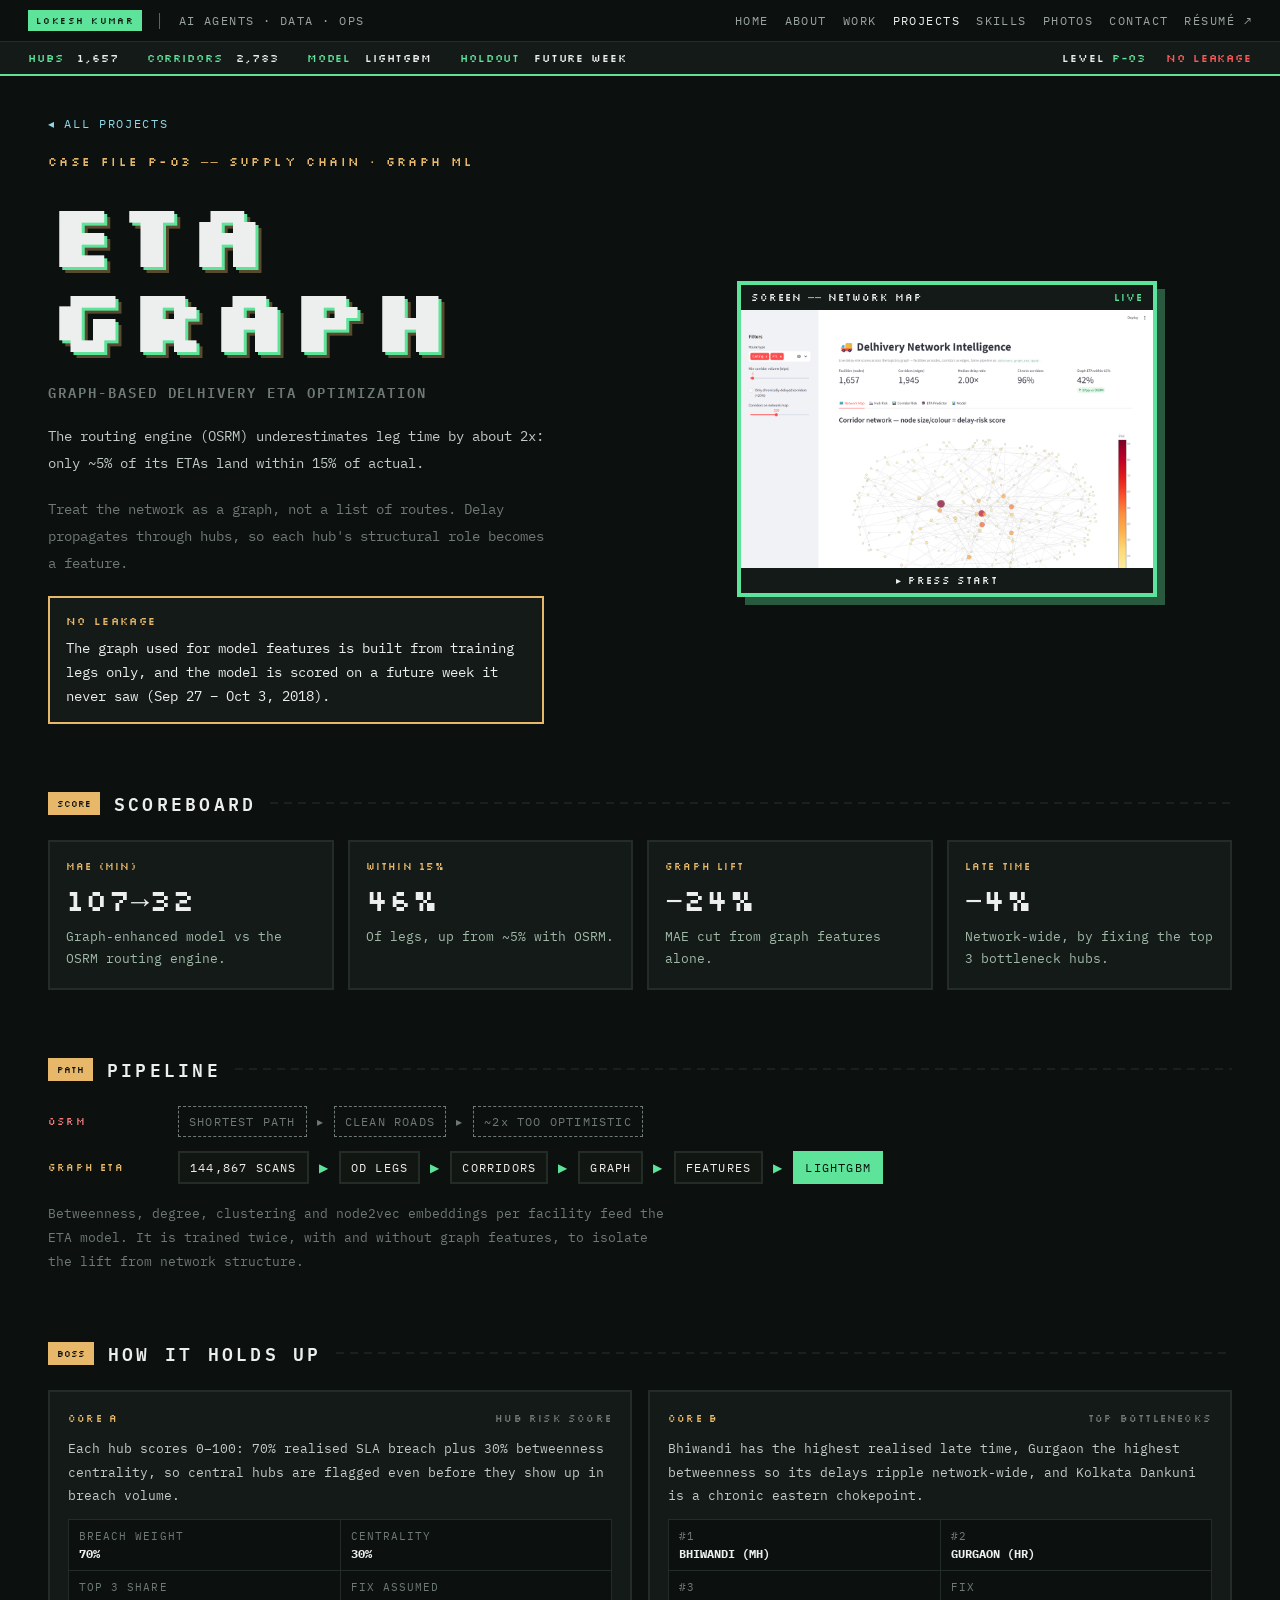
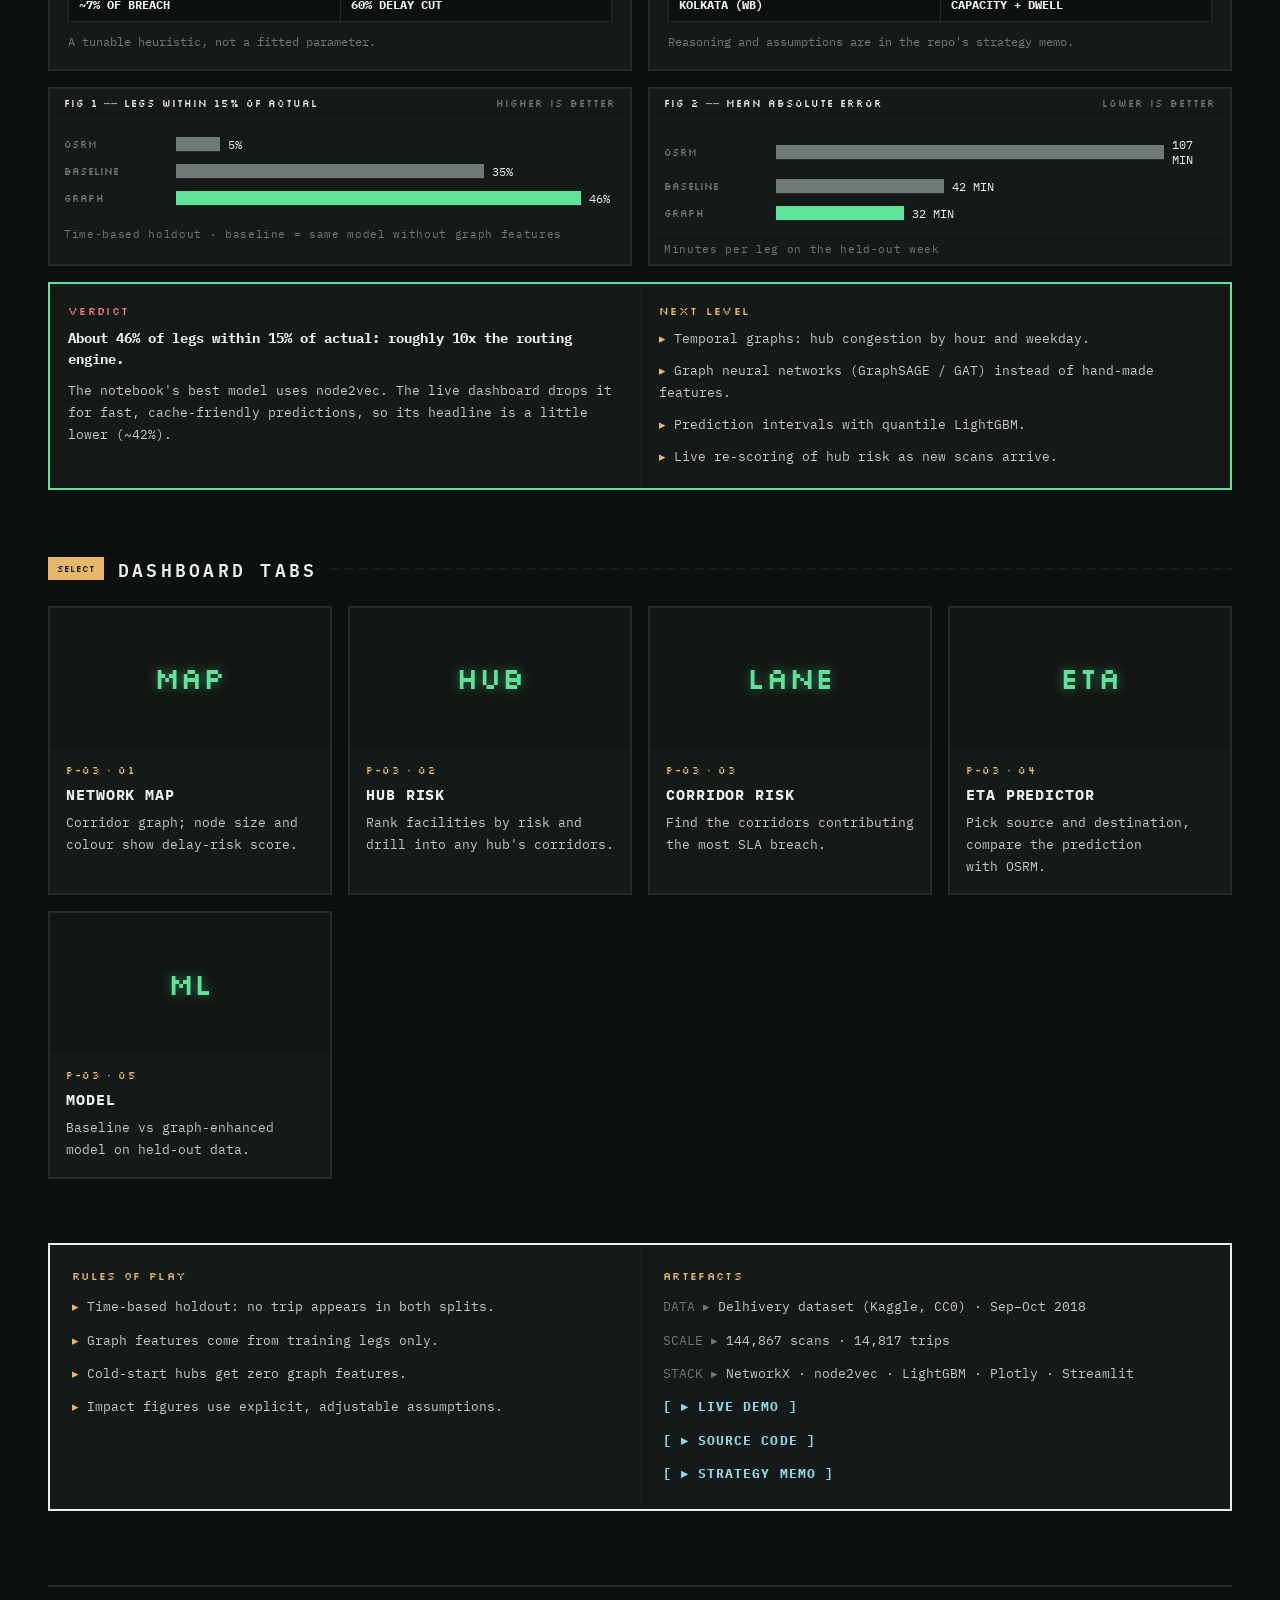
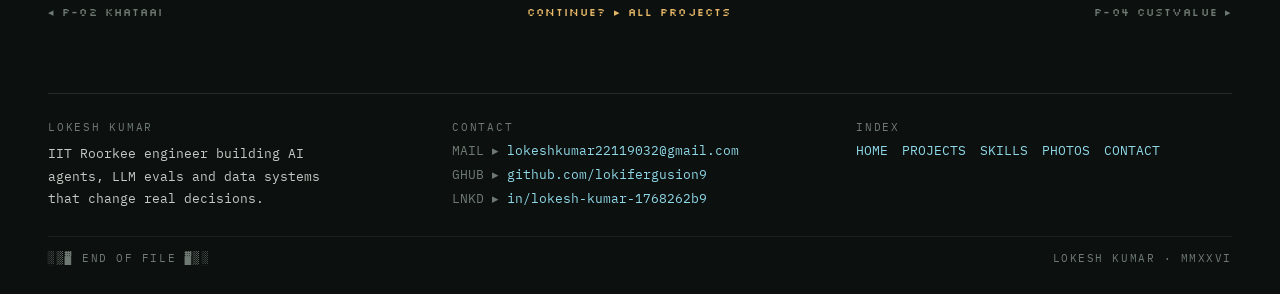
<file: project-eta-graph.html>
<!DOCTYPE html>
<html lang="en" data-theme="obsidian">
<head>
<meta charset="utf-8">
<meta name="viewport" content="width=device-width, initial-scale=1">
<title>Delhivery ETA Graph — Case file · Lokesh Kumar</title>
<meta name="description" content="144,867 shipment scans as a 1,657-hub graph; node2vec and centrality features in a LightGBM ETA model.">
<meta name="theme-color" content="#0C100E">
<link rel="icon" href="data:image/svg+xml,%3Csvg xmlns='http://www.w3.org/2000/svg' viewBox='0 0 64 64'%3E%3Crect width='64' height='64' fill='%230E9F55'/%3E%3Ctext x='32' y='42' font-family='monospace' font-size='26' font-weight='700' fill='%23ffffff' text-anchor='middle'%3ELK%3C/text%3E%3C/svg%3E">
<link rel="preconnect" href="https://fonts.googleapis.com">
<link rel="preconnect" href="https://fonts.gstatic.com" crossorigin>
<link href="https://fonts.googleapis.com/css2?family=IBM+Plex+Mono:wght@400;500;600;700&family=Silkscreen:wght@400;700&display=swap" rel="stylesheet">
<link rel="stylesheet" href="assets/site.css">
<link rel="stylesheet" href="assets/case.css">
<link rel="stylesheet" href="assets/theme.css">
</head>
<body>
<div class="nav">
  <div class="l">
    <a class="pill" href="index.html">LOKESH KUMAR</a>
    <span style="color:var(--dim)">│</span>
    <span>AI AGENTS · DATA · OPS</span>
  </div>
  <div class="links">
    <a href="index.html">HOME</a>
    <a href="index.html#about">ABOUT</a>
    <a href="index.html#work">WORK</a>
    <span class="on">PROJECTS</span>
    <a href="index.html#skills">SKILLS</a>
    <a href="index.html#photos">PHOTOS</a>
    <a href="index.html#contact">CONTACT</a>
    <a href="assets/Lokesh-Kumar-Resume.pdf" target="_blank" rel="noopener">RÉSUMÉ ↗</a>
  </div>
</div>

<div class="hud">
  <div class="hl"><span><span class="am">HUBS</span>&nbsp; 1,657</span><span><span class="am">CORRIDORS</span>&nbsp; 2,783</span><span><span class="am">MODEL</span>&nbsp; LIGHTGBM</span><span><span class="am">HOLDOUT</span>&nbsp; FUTURE WEEK</span></div>
  <div class="hr"><span>LEVEL <span class="am">P-03</span></span><span class="badge">NO LEAKAGE</span></div>
</div>

<section class="sec cs title">
  <a class="back" href="projects.html">◂ ALL PROJECTS</a>
  <div class="tgrid">
    <div class="tcol">
      <div class="kick">CASE FILE P-03 ── SUPPLY CHAIN · GRAPH ML</div>
      <h1>ETA<br>GRAPH</h1>
      <div class="sub1">GRAPH-BASED DELHIVERY ETA OPTIMIZATION</div>
      <p class="lead">The routing engine (OSRM) underestimates leg time by about 2x: only ~5% of its ETAs land within 15% of actual.</p><p class="">Treat the network as a graph, not a list of routes. Delay propagates through hubs, so each hub&#x27;s structural role becomes a feature.</p>
      <div class="rule"><div class="rk">NO LEAKAGE</div><div>The graph used for model features is built from training legs only, and the model is scored on a future week it never saw (Sep 27 – Oct 3, 2018).</div></div>
    </div>
    <div class="scol">
      <div class="screen">
          <div class="sbar"><span>SCREEN ── NETWORK MAP</span><span class="am">LIVE</span></div>
          <img src="assets/projects/eta-graph.png" alt="GRAPH-BASED DELHIVERY ETA OPTIMIZATION screenshot" loading="eager">
          <div class="sfoot"><span class="blinkx">▸ PRESS START</span></div>
        </div>
    </div>
  </div>
</section>

<section class="sec cs">
  <div class="csh"><span class="tag">SCORE</span><span class="t">SCOREBOARD</span><span class="dash"></span></div>
  <div class="tiles"><div class="tile"><div class="tl">MAE (MIN)</div><div class="tv">107→32</div><div class="td">Graph-enhanced model vs the OSRM routing engine.</div></div><div class="tile"><div class="tl">WITHIN 15%</div><div class="tv">46%</div><div class="td">Of legs, up from ~5% with OSRM.</div></div><div class="tile"><div class="tl">GRAPH LIFT</div><div class="tv">−24%</div><div class="td">MAE cut from graph features alone.</div></div><div class="tile"><div class="tl">LATE TIME</div><div class="tv">−4%</div><div class="td">Network-wide, by fixing the top 3 bottleneck hubs.</div></div></div>
</section>

<section class="sec cs">
  <div class="csh"><span class="tag">PATH</span><span class="t">PIPELINE</span><span class="dash"></span></div>
  <div class="prow other"><span class="pl">OSRM</span><span class="blk dash">SHORTEST PATH</span><span class="arr">▸</span><span class="blk dash">CLEAN ROADS</span><span class="arr">▸</span><span class="blk dash hot">~2x TOO OPTIMISTIC</span></div>
  <div class="prow"><span class="pl am">GRAPH ETA</span><span class="blk">144,867 SCANS</span><span class="arr">▶</span><span class="blk">OD LEGS</span><span class="arr">▶</span><span class="blk">CORRIDORS</span><span class="arr">▶</span><span class="blk">GRAPH</span><span class="arr">▶</span><span class="blk">FEATURES</span><span class="arr">▶</span><span class="blk hot">LIGHTGBM</span></div>
  <p class="pp">Betweenness, degree, clustering and node2vec embeddings per facility feed the ETA model. It is trained twice, with and without graph features, to isolate the lift from network structure.</p>
</section>

<section class="sec cs">
  <div class="csh"><span class="tag">BOSS</span><span class="t">HOW IT HOLDS UP</span><span class="dash"></span></div>
  <div class="two"><div class="panel">
        <div class="ck"><span class="am">CORE A</span><span>HUB RISK SCORE</span></div>
        <p>Each hub scores 0–100: 70% realised SLA breach plus 30% betweenness centrality, so central hubs are flagged even before they show up in breach volume.</p>
        <div class="grid2"><div><span>BREACH WEIGHT</span><b>70%</b></div><div><span>CENTRALITY</span><b>30%</b></div><div><span>TOP 3 SHARE</span><b>~7% OF BREACH</b></div><div><span>FIX ASSUMED</span><b>60% DELAY CUT</b></div></div>
        <div class="cn">A tunable heuristic, not a fitted parameter.</div>
      </div><div class="panel">
        <div class="ck"><span class="am">CORE B</span><span>TOP BOTTLENECKS</span></div>
        <p>Bhiwandi has the highest realised late time, Gurgaon the highest betweenness so its delays ripple network-wide, and Kolkata Dankuni is a chronic eastern chokepoint.</p>
        <div class="grid2"><div><span>#1</span><b>BHIWANDI (MH)</b></div><div><span>#2</span><b>GURGAON (HR)</b></div><div><span>#3</span><b>KOLKATA (WB)</b></div><div><span>FIX</span><b>CAPACITY + DWELL</b></div></div>
        <div class="cn">Reasoning and assumptions are in the repo&#x27;s strategy memo.</div>
      </div></div>
  <div class="two figs"><div class="panel dark">
        <div class="phd"><span>FIG 1 ── LEGS WITHIN 15% OF ACTUAL</span><span class="m">HIGHER IS BETTER</span></div>
        <div class="fbody"><div class="frow"><span class="fl">OSRM</span><div class="fb"><div class="bar b" style="width:10.0%"></div><span>5%</span></div></div><div class="frow"><span class="fl">BASELINE</span><div class="fb"><div class="bar b" style="width:70.0%"></div><span>35%</span></div></div><div class="frow"><span class="fl">GRAPH</span><div class="fb"><div class="bar r" style="width:92.0%"></div><span>46%</span></div></div></div>
        <div class="pft">Time-based holdout · baseline = same model without graph features</div>
      </div><div class="panel dark">
        <div class="phd"><span>FIG 2 ── MEAN ABSOLUTE ERROR</span><span class="m">LOWER IS BETTER</span></div>
        <div class="fbody"><div class="frow"><span class="fl">OSRM</span><div class="fb"><div class="bar b" style="width:97.3%"></div><span>107 MIN</span></div></div><div class="frow"><span class="fl">BASELINE</span><div class="fb"><div class="bar b" style="width:38.2%"></div><span>42 MIN</span></div></div><div class="frow"><span class="fl">GRAPH</span><div class="fb"><div class="bar r" style="width:29.1%"></div><span>32 MIN</span></div></div></div>
        <div class="pft">Minutes per leg on the held-out week</div>
      </div></div>
  <div class="verdict"><div class="vcol"><div class="vk red">VERDICT</div><div class="vh">About 46% of legs within 15% of actual: roughly 10x the routing engine.</div><div class="vp">The notebook&#x27;s best model uses node2vec. The live dashboard drops it for fast, cache-friendly predictions, so its headline is a little lower (~42%).</div></div><div class="vcol"><div class="vk am">NEXT LEVEL</div><div class="vp"><span class="am">▸ </span>Temporal graphs: hub congestion by hour and weekday.</div><div class="vp"><span class="am">▸ </span>Graph neural networks (GraphSAGE / GAT) instead of hand-made features.</div><div class="vp"><span class="am">▸ </span>Prediction intervals with quantile LightGBM.</div><div class="vp"><span class="am">▸ </span>Live re-scoring of hub risk as new scans arrive.</div></div></div>
</section>

<section class="sec cs">
  <div class="csh"><span class="tag">SELECT</span><span class="t">DASHBOARD TABS</span><span class="dash"></span></div>
  <div class="subs"><div class="sub"><div class="sart">MAP</div><div class="sbd"><div class="sk">P-03 · 01</div><div class="sh2">NETWORK MAP</div><p>Corridor graph; node size and colour show delay-risk score.</p></div></div><div class="sub"><div class="sart">HUB</div><div class="sbd"><div class="sk">P-03 · 02</div><div class="sh2">HUB RISK</div><p>Rank facilities by risk and drill into any hub&#x27;s corridors.</p></div></div><div class="sub"><div class="sart">LANE</div><div class="sbd"><div class="sk">P-03 · 03</div><div class="sh2">CORRIDOR RISK</div><p>Find the corridors contributing the most SLA breach.</p></div></div><div class="sub"><div class="sart">ETA</div><div class="sbd"><div class="sk">P-03 · 04</div><div class="sh2">ETA PREDICTOR</div><p>Pick source and destination, compare the prediction with OSRM.</p></div></div><div class="sub"><div class="sart">ML</div><div class="sbd"><div class="sk">P-03 · 05</div><div class="sh2">MODEL</div><p>Baseline vs graph-enhanced model on held-out data.</p></div></div></div>
</section>
<section class="sec cs">
  <div class="rules">
    <div class="rcol"><div class="vk am">RULES OF PLAY</div><div class="rl"><div><span class="am">▸ </span>Time-based holdout: no trip appears in both splits.</div><div><span class="am">▸ </span>Graph features come from training legs only.</div><div><span class="am">▸ </span>Cold-start hubs get zero graph features.</div><div><span class="am">▸ </span>Impact figures use explicit, adjustable assumptions.</div></div></div>
    <div class="rcol"><div class="vk am">ARTEFACTS</div><div class="rl"><div><span class="mu">DATA ▸ </span>Delhivery dataset (Kaggle, CC0) · Sep–Oct 2018</div><div><span class="mu">SCALE ▸ </span>144,867 scans · 14,817 trips</div><div><span class="mu">STACK ▸ </span>NetworkX · node2vec · LightGBM · Plotly · Streamlit</div><div><a href="https://delivery-network-intelligence-sjdj5m77kgdkvbmgqhy9yo.streamlit.app/" target="_blank" rel="noopener noreferrer">[ ▸ LIVE DEMO ]</a></div><div><a href="https://github.com/lokifergusion9/delivery-network-intelligence" target="_blank" rel="noopener noreferrer">[ ▸ SOURCE CODE ]</a></div><div><a href="https://github.com/lokifergusion9/delivery-network-intelligence/blob/main/strategy_memo.md" target="_blank" rel="noopener noreferrer">[ ▸ STRATEGY MEMO ]</a></div></div></div>
  </div>
</section>

<div class="foot cfoot">
  <div class="cnav">
    <a href="project-khataai.html">◂ P-02 KHATAAI</a>
    <a class="am" href="projects.html">CONTINUE? ▸ ALL PROJECTS</a>
    <a href="project-customer-value.html">P-04 CUSTVALUE ▸</a>
  </div>
</div>
<div class="foot">
  <div class="g">
    <div><div class="h">LOKESH KUMAR</div><div class="bl">IIT Roorkee engineer building AI agents, LLM evals and data systems that change real decisions.</div></div>
    <div>
      <div class="h">CONTACT</div>
      <div><span class="pre">MAIL ▸ </span><a href="mailto:lokeshkumar22119032@gmail.com">lokeshkumar22119032@gmail.com</a></div>
      <div><span class="pre">GHUB ▸ </span><a href="https://github.com/lokifergusion9" target="_blank" rel="noopener noreferrer">github.com/lokifergusion9</a></div>
      <div><span class="pre">LNKD ▸ </span><a href="https://www.linkedin.com/in/lokesh-kumar-1768262b9/" target="_blank" rel="noopener noreferrer">in/lokesh-kumar-1768262b9</a></div>
    </div>
    <div>
      <div class="h">INDEX</div>
      <div class="foot-links"><a href="index.html">HOME</a><a href="projects.html">PROJECTS</a><a href="index.html#skills">SKILLS</a><a href="index.html#photos">PHOTOS</a><a href="index.html#contact">CONTACT</a></div>
    </div>
  </div>
  <div class="eof"><span>░▒▓ END OF FILE ▓▒░</span><span>LOKESH KUMAR · MMXXVI</span></div>
</div>

</body>
</html>
</file>
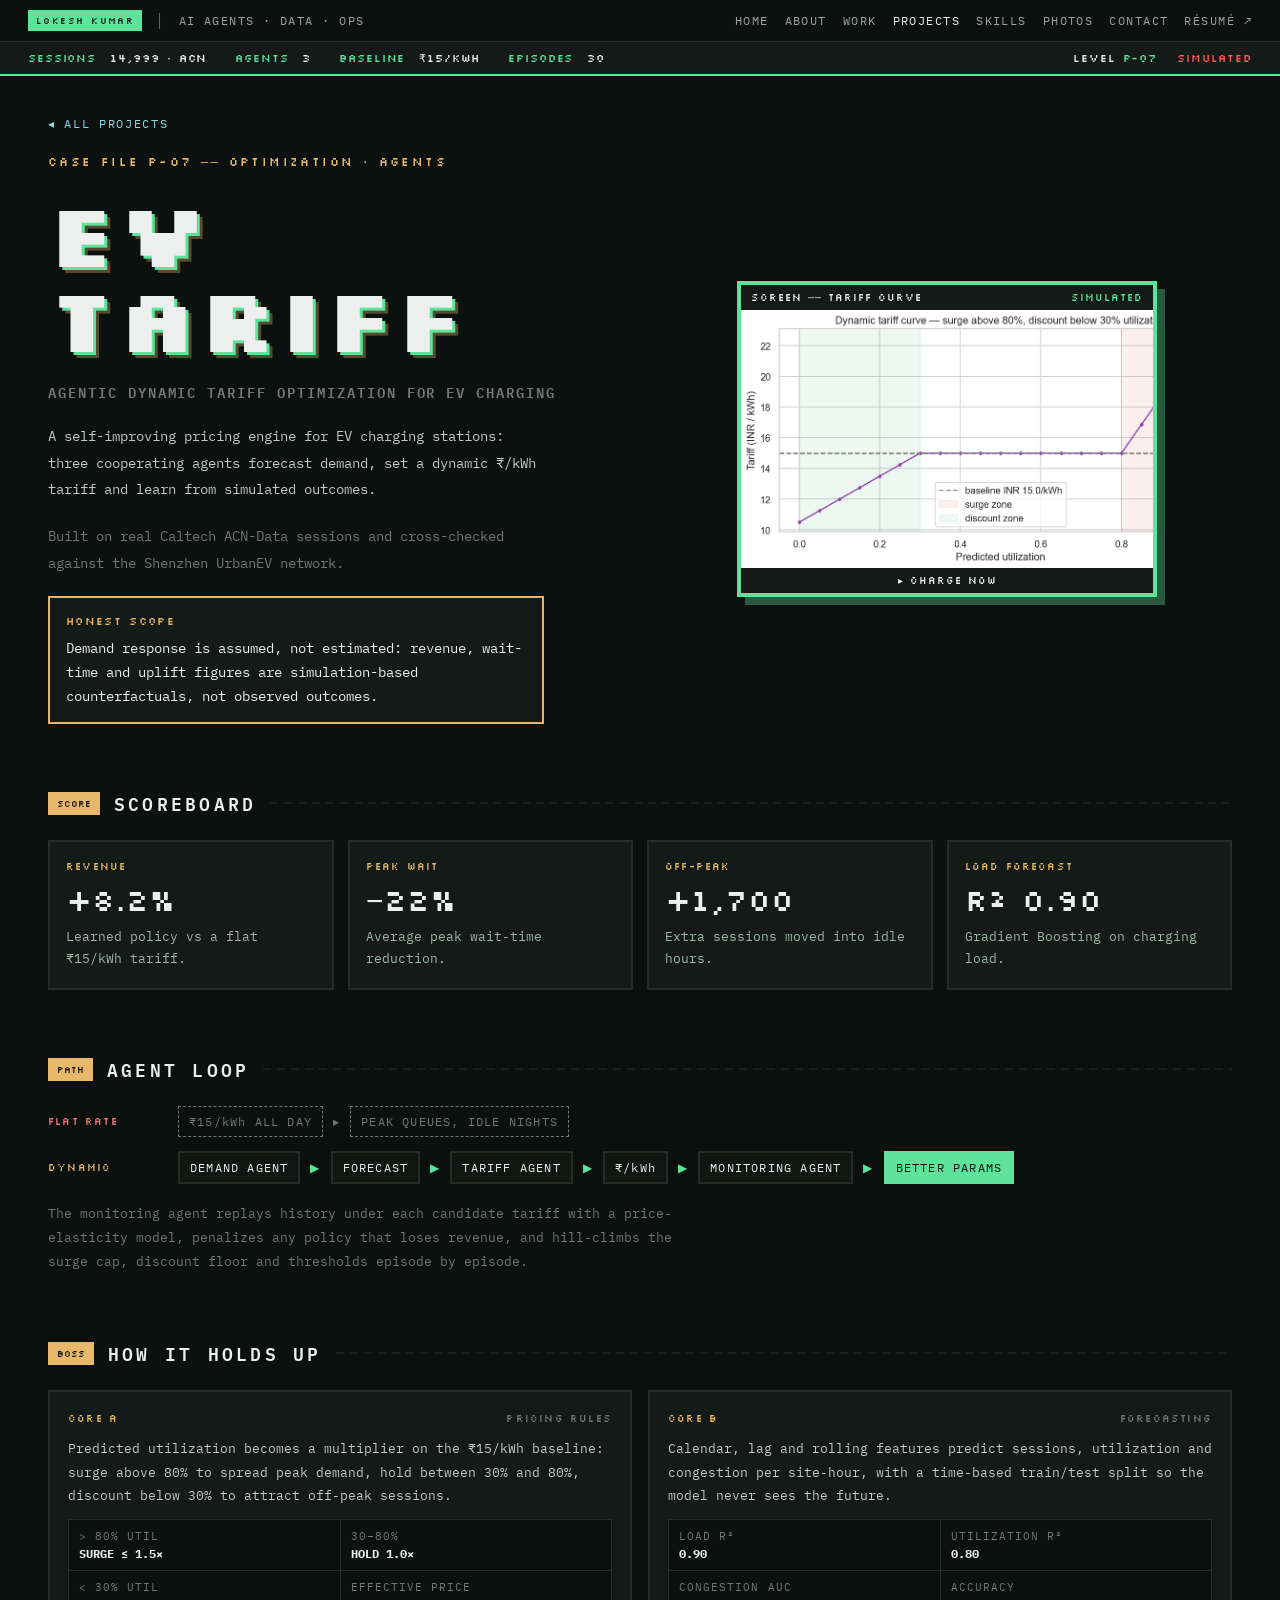
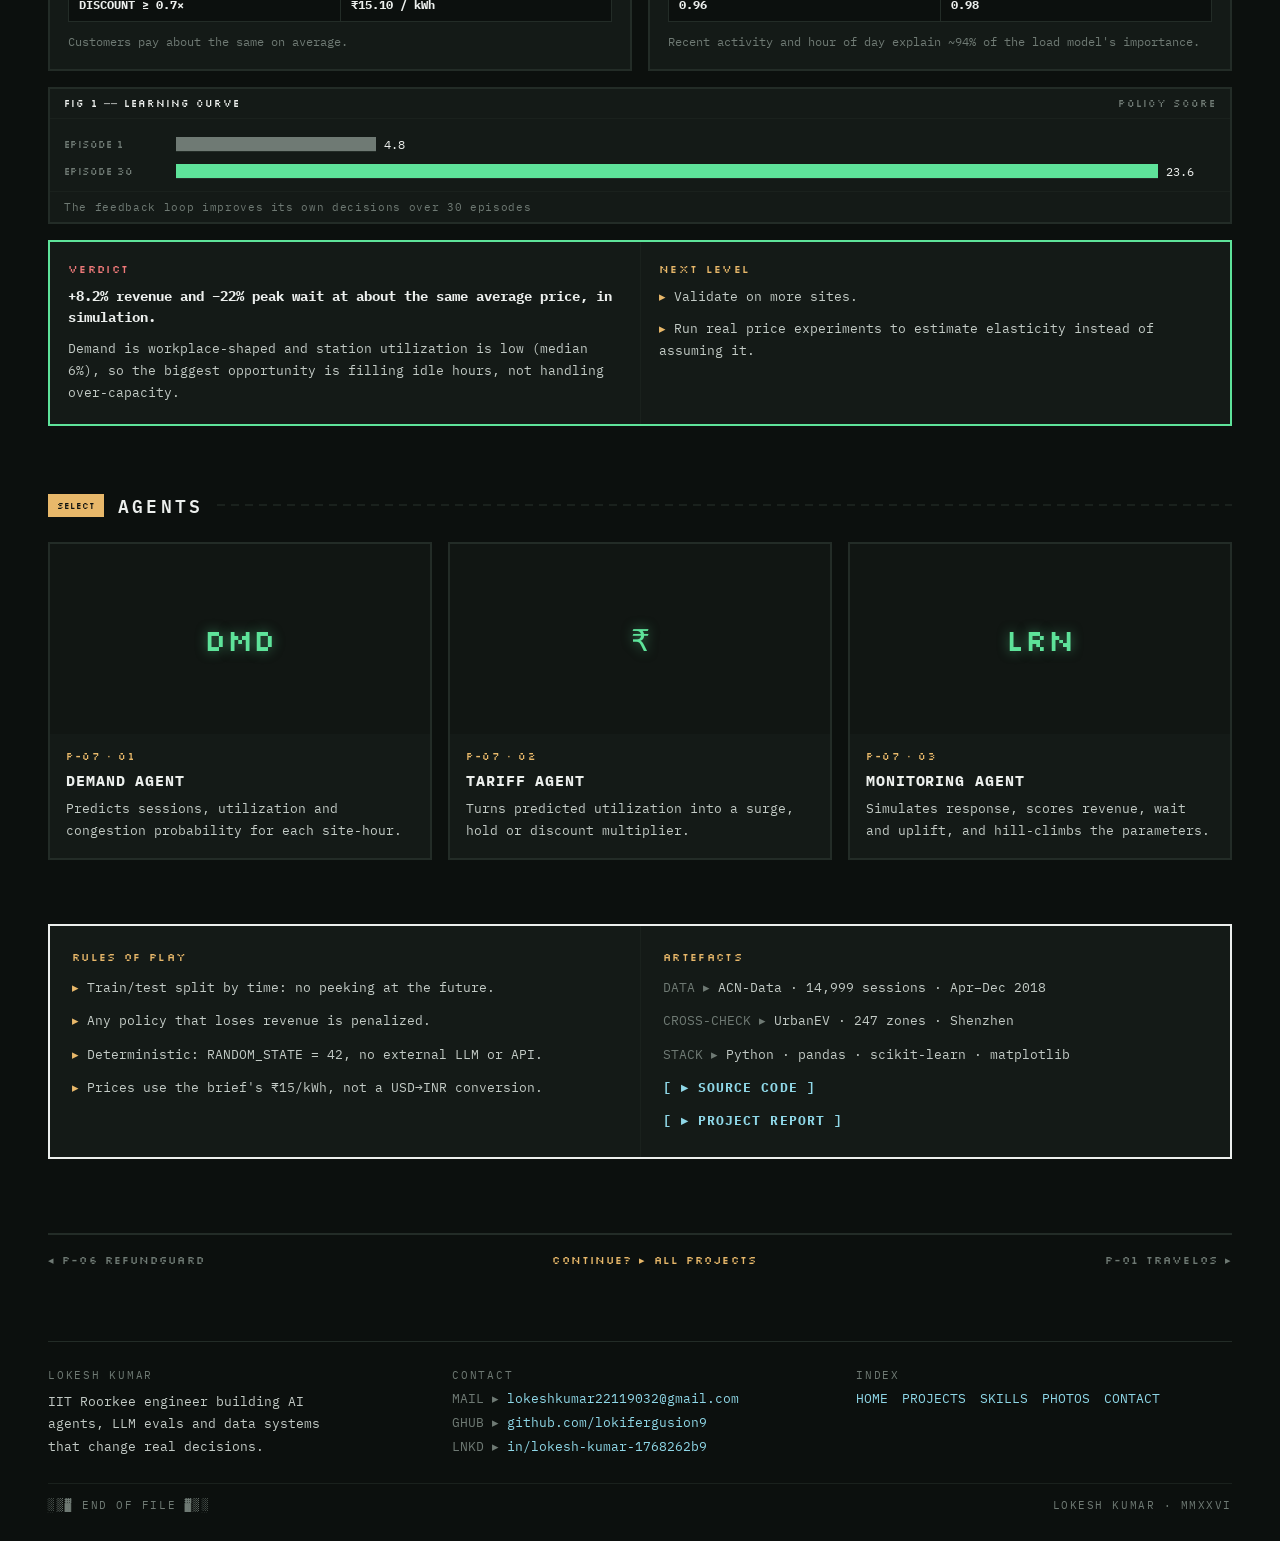
<file: project-ev-tariff.html>
<!DOCTYPE html>
<html lang="en" data-theme="obsidian">
<head>
<meta charset="utf-8">
<meta name="viewport" content="width=device-width, initial-scale=1">
<title>EV Dynamic Tariff — Case file · Lokesh Kumar</title>
<meta name="description" content="Three agents forecast demand, set a dynamic ₹/kWh tariff and learn from simulated outcomes on Caltech ACN-Data.">
<meta name="theme-color" content="#0C100E">
<link rel="icon" href="data:image/svg+xml,%3Csvg xmlns='http://www.w3.org/2000/svg' viewBox='0 0 64 64'%3E%3Crect width='64' height='64' fill='%230E9F55'/%3E%3Ctext x='32' y='42' font-family='monospace' font-size='26' font-weight='700' fill='%23ffffff' text-anchor='middle'%3ELK%3C/text%3E%3C/svg%3E">
<link rel="preconnect" href="https://fonts.googleapis.com">
<link rel="preconnect" href="https://fonts.gstatic.com" crossorigin>
<link href="https://fonts.googleapis.com/css2?family=IBM+Plex+Mono:wght@400;500;600;700&family=Silkscreen:wght@400;700&display=swap" rel="stylesheet">
<link rel="stylesheet" href="assets/site.css">
<link rel="stylesheet" href="assets/case.css">
<link rel="stylesheet" href="assets/theme.css">
</head>
<body>
<div class="nav">
  <div class="l">
    <a class="pill" href="index.html">LOKESH KUMAR</a>
    <span style="color:var(--dim)">│</span>
    <span>AI AGENTS · DATA · OPS</span>
  </div>
  <div class="links">
    <a href="index.html">HOME</a>
    <a href="index.html#about">ABOUT</a>
    <a href="index.html#work">WORK</a>
    <span class="on">PROJECTS</span>
    <a href="index.html#skills">SKILLS</a>
    <a href="index.html#photos">PHOTOS</a>
    <a href="index.html#contact">CONTACT</a>
    <a href="assets/Lokesh-Kumar-Resume.pdf" target="_blank" rel="noopener">RÉSUMÉ ↗</a>
  </div>
</div>

<div class="hud">
  <div class="hl"><span><span class="am">SESSIONS</span>&nbsp; 14,999 · ACN</span><span><span class="am">AGENTS</span>&nbsp; 3</span><span><span class="am">BASELINE</span>&nbsp; ₹15/kWh</span><span><span class="am">EPISODES</span>&nbsp; 30</span></div>
  <div class="hr"><span>LEVEL <span class="am">P-07</span></span><span class="badge">SIMULATED</span></div>
</div>

<section class="sec cs title">
  <a class="back" href="projects.html">◂ ALL PROJECTS</a>
  <div class="tgrid">
    <div class="tcol">
      <div class="kick">CASE FILE P-07 ── OPTIMIZATION · AGENTS</div>
      <h1>EV<br>TARIFF</h1>
      <div class="sub1">AGENTIC DYNAMIC TARIFF OPTIMIZATION FOR EV CHARGING</div>
      <p class="lead">A self-improving pricing engine for EV charging stations: three cooperating agents forecast demand, set a dynamic ₹/kWh tariff and learn from simulated outcomes.</p><p class="">Built on real Caltech ACN-Data sessions and cross-checked against the Shenzhen UrbanEV network.</p>
      <div class="rule"><div class="rk">HONEST SCOPE</div><div>Demand response is assumed, not estimated: revenue, wait-time and uplift figures are simulation-based counterfactuals, not observed outcomes.</div></div>
    </div>
    <div class="scol">
      <div class="screen">
          <div class="sbar"><span>SCREEN ── TARIFF CURVE</span><span class="am">SIMULATED</span></div>
          <img src="assets/projects/ev-tariff.png" alt="AGENTIC DYNAMIC TARIFF FOR EV CHARGING screenshot" loading="eager">
          <div class="sfoot"><span class="blinkx">▸ CHARGE NOW</span></div>
        </div>
    </div>
  </div>
</section>

<section class="sec cs">
  <div class="csh"><span class="tag">SCORE</span><span class="t">SCOREBOARD</span><span class="dash"></span></div>
  <div class="tiles"><div class="tile"><div class="tl">REVENUE</div><div class="tv">+8.2%</div><div class="td">Learned policy vs a flat ₹15/kWh tariff.</div></div><div class="tile"><div class="tl">PEAK WAIT</div><div class="tv">−22%</div><div class="td">Average peak wait-time reduction.</div></div><div class="tile"><div class="tl">OFF-PEAK</div><div class="tv">+1,700</div><div class="td">Extra sessions moved into idle hours.</div></div><div class="tile"><div class="tl">LOAD FORECAST</div><div class="tv">R² 0.90</div><div class="td">Gradient Boosting on charging load.</div></div></div>
</section>

<section class="sec cs">
  <div class="csh"><span class="tag">PATH</span><span class="t">AGENT LOOP</span><span class="dash"></span></div>
  <div class="prow other"><span class="pl">FLAT RATE</span><span class="blk dash">₹15/kWh ALL DAY</span><span class="arr">▸</span><span class="blk dash hot">PEAK QUEUES, IDLE NIGHTS</span></div>
  <div class="prow"><span class="pl am">DYNAMIC</span><span class="blk">DEMAND AGENT</span><span class="arr">▶</span><span class="blk">FORECAST</span><span class="arr">▶</span><span class="blk">TARIFF AGENT</span><span class="arr">▶</span><span class="blk">₹/kWh</span><span class="arr">▶</span><span class="blk">MONITORING AGENT</span><span class="arr">▶</span><span class="blk hot">BETTER PARAMS</span></div>
  <p class="pp">The monitoring agent replays history under each candidate tariff with a price-elasticity model, penalizes any policy that loses revenue, and hill-climbs the surge cap, discount floor and thresholds episode by episode.</p>
</section>

<section class="sec cs">
  <div class="csh"><span class="tag">BOSS</span><span class="t">HOW IT HOLDS UP</span><span class="dash"></span></div>
  <div class="two"><div class="panel">
        <div class="ck"><span class="am">CORE A</span><span>PRICING RULES</span></div>
        <p>Predicted utilization becomes a multiplier on the ₹15/kWh baseline: surge above 80% to spread peak demand, hold between 30% and 80%, discount below 30% to attract off-peak sessions.</p>
        <div class="grid2"><div><span>&gt; 80% UTIL</span><b>SURGE ≤ 1.5×</b></div><div><span>30–80%</span><b>HOLD 1.0×</b></div><div><span>&lt; 30% UTIL</span><b>DISCOUNT ≥ 0.7×</b></div><div><span>EFFECTIVE PRICE</span><b>₹15.10 / kWh</b></div></div>
        <div class="cn">Customers pay about the same on average.</div>
      </div><div class="panel">
        <div class="ck"><span class="am">CORE B</span><span>FORECASTING</span></div>
        <p>Calendar, lag and rolling features predict sessions, utilization and congestion per site-hour, with a time-based train/test split so the model never sees the future.</p>
        <div class="grid2"><div><span>LOAD R²</span><b>0.90</b></div><div><span>UTILIZATION R²</span><b>0.80</b></div><div><span>CONGESTION AUC</span><b>0.96</b></div><div><span>ACCURACY</span><b>0.98</b></div></div>
        <div class="cn">Recent activity and hour of day explain ~94% of the load model&#x27;s importance.</div>
      </div></div>
  <div class="two figs"><div class="panel dark">
        <div class="phd"><span>FIG 1 ── LEARNING CURVE</span><span class="m">POLICY SCORE</span></div>
        <div class="fbody"><div class="frow"><span class="fl">EPISODE 1</span><div class="fb"><div class="bar b" style="width:19.2%"></div><span>4.8</span></div></div><div class="frow"><span class="fl">EPISODE 30</span><div class="fb"><div class="bar r" style="width:94.4%"></div><span>23.6</span></div></div></div>
        <div class="pft">The feedback loop improves its own decisions over 30 episodes</div>
      </div></div>
  <div class="verdict"><div class="vcol"><div class="vk red">VERDICT</div><div class="vh">+8.2% revenue and −22% peak wait at about the same average price, in simulation.</div><div class="vp">Demand is workplace-shaped and station utilization is low (median 6%), so the biggest opportunity is filling idle hours, not handling over-capacity.</div></div><div class="vcol"><div class="vk am">NEXT LEVEL</div><div class="vp"><span class="am">▸ </span>Validate on more sites.</div><div class="vp"><span class="am">▸ </span>Run real price experiments to estimate elasticity instead of assuming it.</div></div></div>
</section>

<section class="sec cs">
  <div class="csh"><span class="tag">SELECT</span><span class="t">AGENTS</span><span class="dash"></span></div>
  <div class="subs"><div class="sub"><div class="sart">DMD</div><div class="sbd"><div class="sk">P-07 · 01</div><div class="sh2">DEMAND AGENT</div><p>Predicts sessions, utilization and congestion probability for each site-hour.</p></div></div><div class="sub"><div class="sart">₹</div><div class="sbd"><div class="sk">P-07 · 02</div><div class="sh2">TARIFF AGENT</div><p>Turns predicted utilization into a surge, hold or discount multiplier.</p></div></div><div class="sub"><div class="sart">LRN</div><div class="sbd"><div class="sk">P-07 · 03</div><div class="sh2">MONITORING AGENT</div><p>Simulates response, scores revenue, wait and uplift, and hill-climbs the parameters.</p></div></div></div>
</section>
<section class="sec cs">
  <div class="rules">
    <div class="rcol"><div class="vk am">RULES OF PLAY</div><div class="rl"><div><span class="am">▸ </span>Train/test split by time: no peeking at the future.</div><div><span class="am">▸ </span>Any policy that loses revenue is penalized.</div><div><span class="am">▸ </span>Deterministic: RANDOM_STATE = 42, no external LLM or API.</div><div><span class="am">▸ </span>Prices use the brief&#x27;s ₹15/kWh, not a USD→INR conversion.</div></div></div>
    <div class="rcol"><div class="vk am">ARTEFACTS</div><div class="rl"><div><span class="mu">DATA ▸ </span>ACN-Data · 14,999 sessions · Apr–Dec 2018</div><div><span class="mu">CROSS-CHECK ▸ </span>UrbanEV · 247 zones · Shenzhen</div><div><span class="mu">STACK ▸ </span>Python · pandas · scikit-learn · matplotlib</div><div><a href="https://github.com/lokifergusion9/EV-dynamic-tariff-optimization" target="_blank" rel="noopener noreferrer">[ ▸ SOURCE CODE ]</a></div><div><a href="https://github.com/lokifergusion9/EV-dynamic-tariff-optimization/blob/main/outputs/OP26_Project_Report.pdf" target="_blank" rel="noopener noreferrer">[ ▸ PROJECT REPORT ]</a></div></div></div>
  </div>
</section>

<div class="foot cfoot">
  <div class="cnav">
    <a href="project-refundguard.html">◂ P-06 REFUNDGUARD</a>
    <a class="am" href="projects.html">CONTINUE? ▸ ALL PROJECTS</a>
    <a href="project-travelos.html">P-01 TRAVELOS ▸</a>
  </div>
</div>
<div class="foot">
  <div class="g">
    <div><div class="h">LOKESH KUMAR</div><div class="bl">IIT Roorkee engineer building AI agents, LLM evals and data systems that change real decisions.</div></div>
    <div>
      <div class="h">CONTACT</div>
      <div><span class="pre">MAIL ▸ </span><a href="mailto:lokeshkumar22119032@gmail.com">lokeshkumar22119032@gmail.com</a></div>
      <div><span class="pre">GHUB ▸ </span><a href="https://github.com/lokifergusion9" target="_blank" rel="noopener noreferrer">github.com/lokifergusion9</a></div>
      <div><span class="pre">LNKD ▸ </span><a href="https://www.linkedin.com/in/lokesh-kumar-1768262b9/" target="_blank" rel="noopener noreferrer">in/lokesh-kumar-1768262b9</a></div>
    </div>
    <div>
      <div class="h">INDEX</div>
      <div class="foot-links"><a href="index.html">HOME</a><a href="projects.html">PROJECTS</a><a href="index.html#skills">SKILLS</a><a href="index.html#photos">PHOTOS</a><a href="index.html#contact">CONTACT</a></div>
    </div>
  </div>
  <div class="eof"><span>░▒▓ END OF FILE ▓▒░</span><span>LOKESH KUMAR · MMXXVI</span></div>
</div>

</body>
</html>
</file>
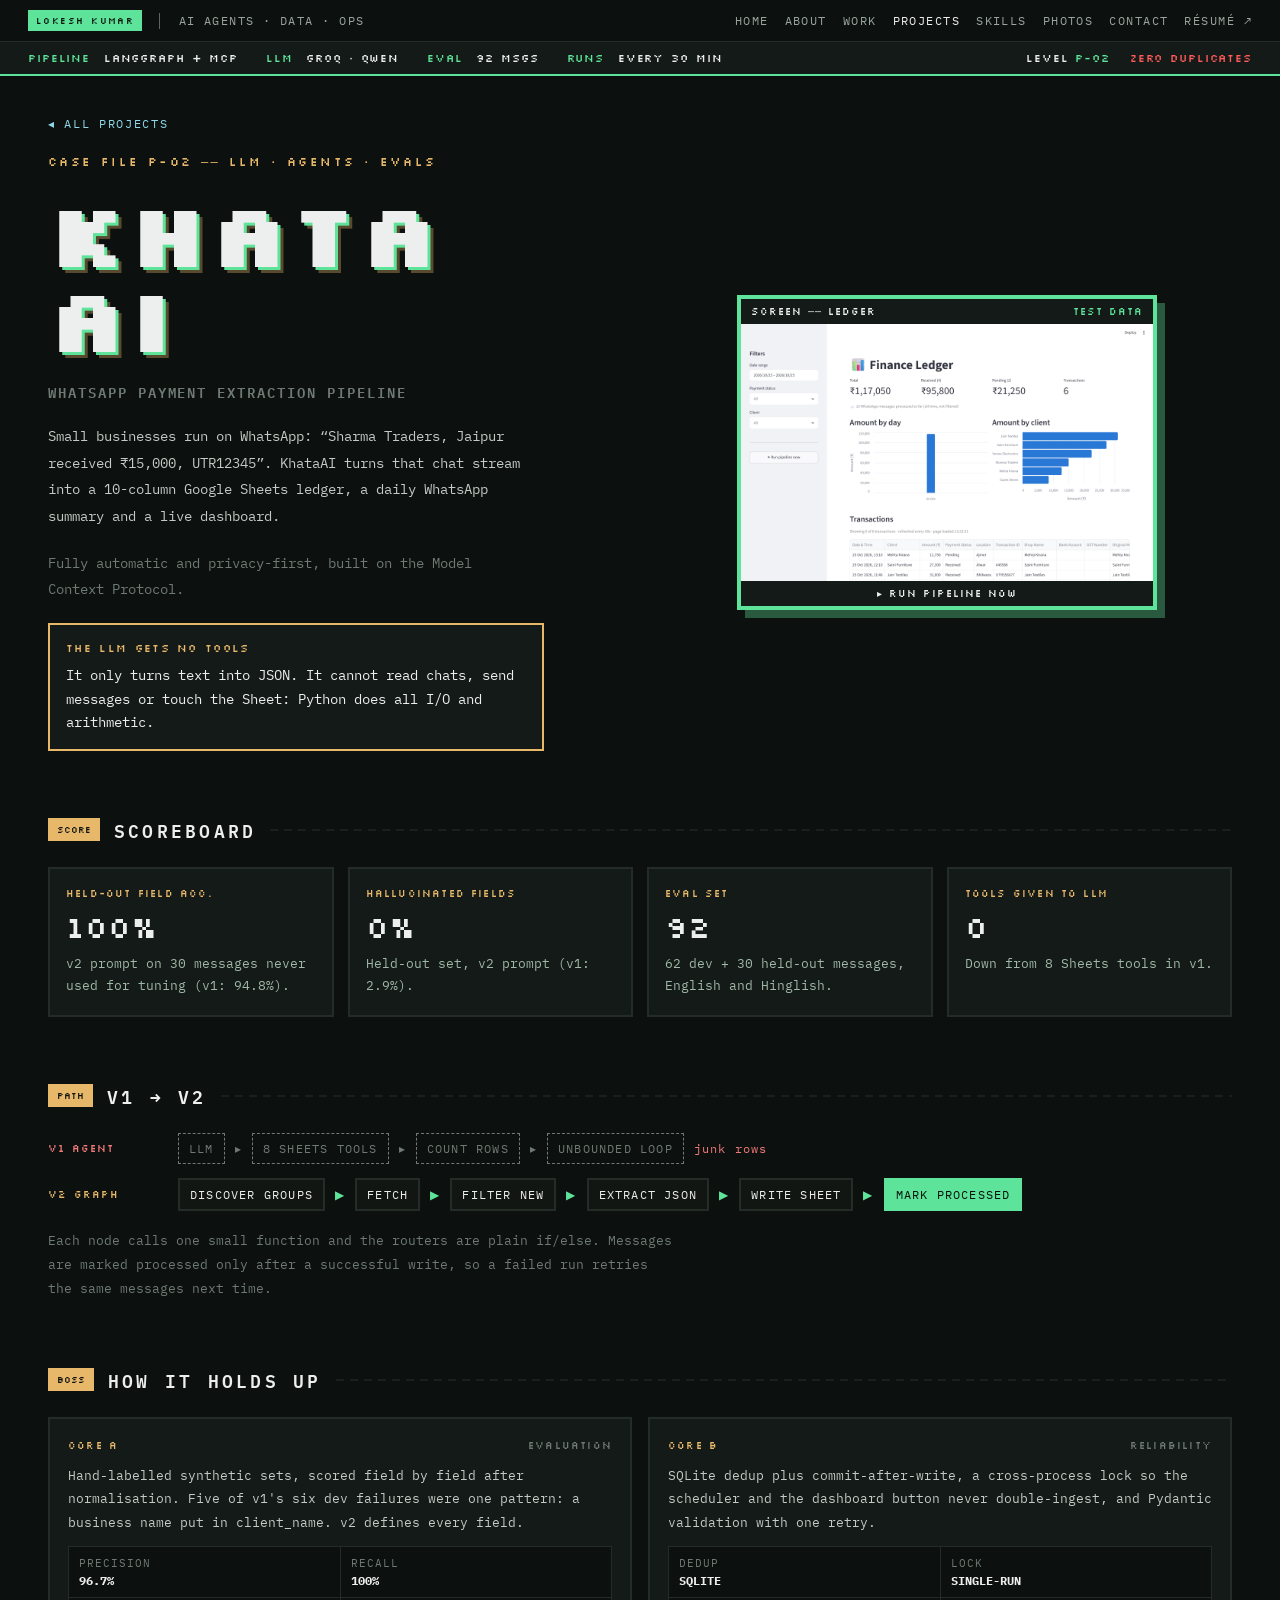
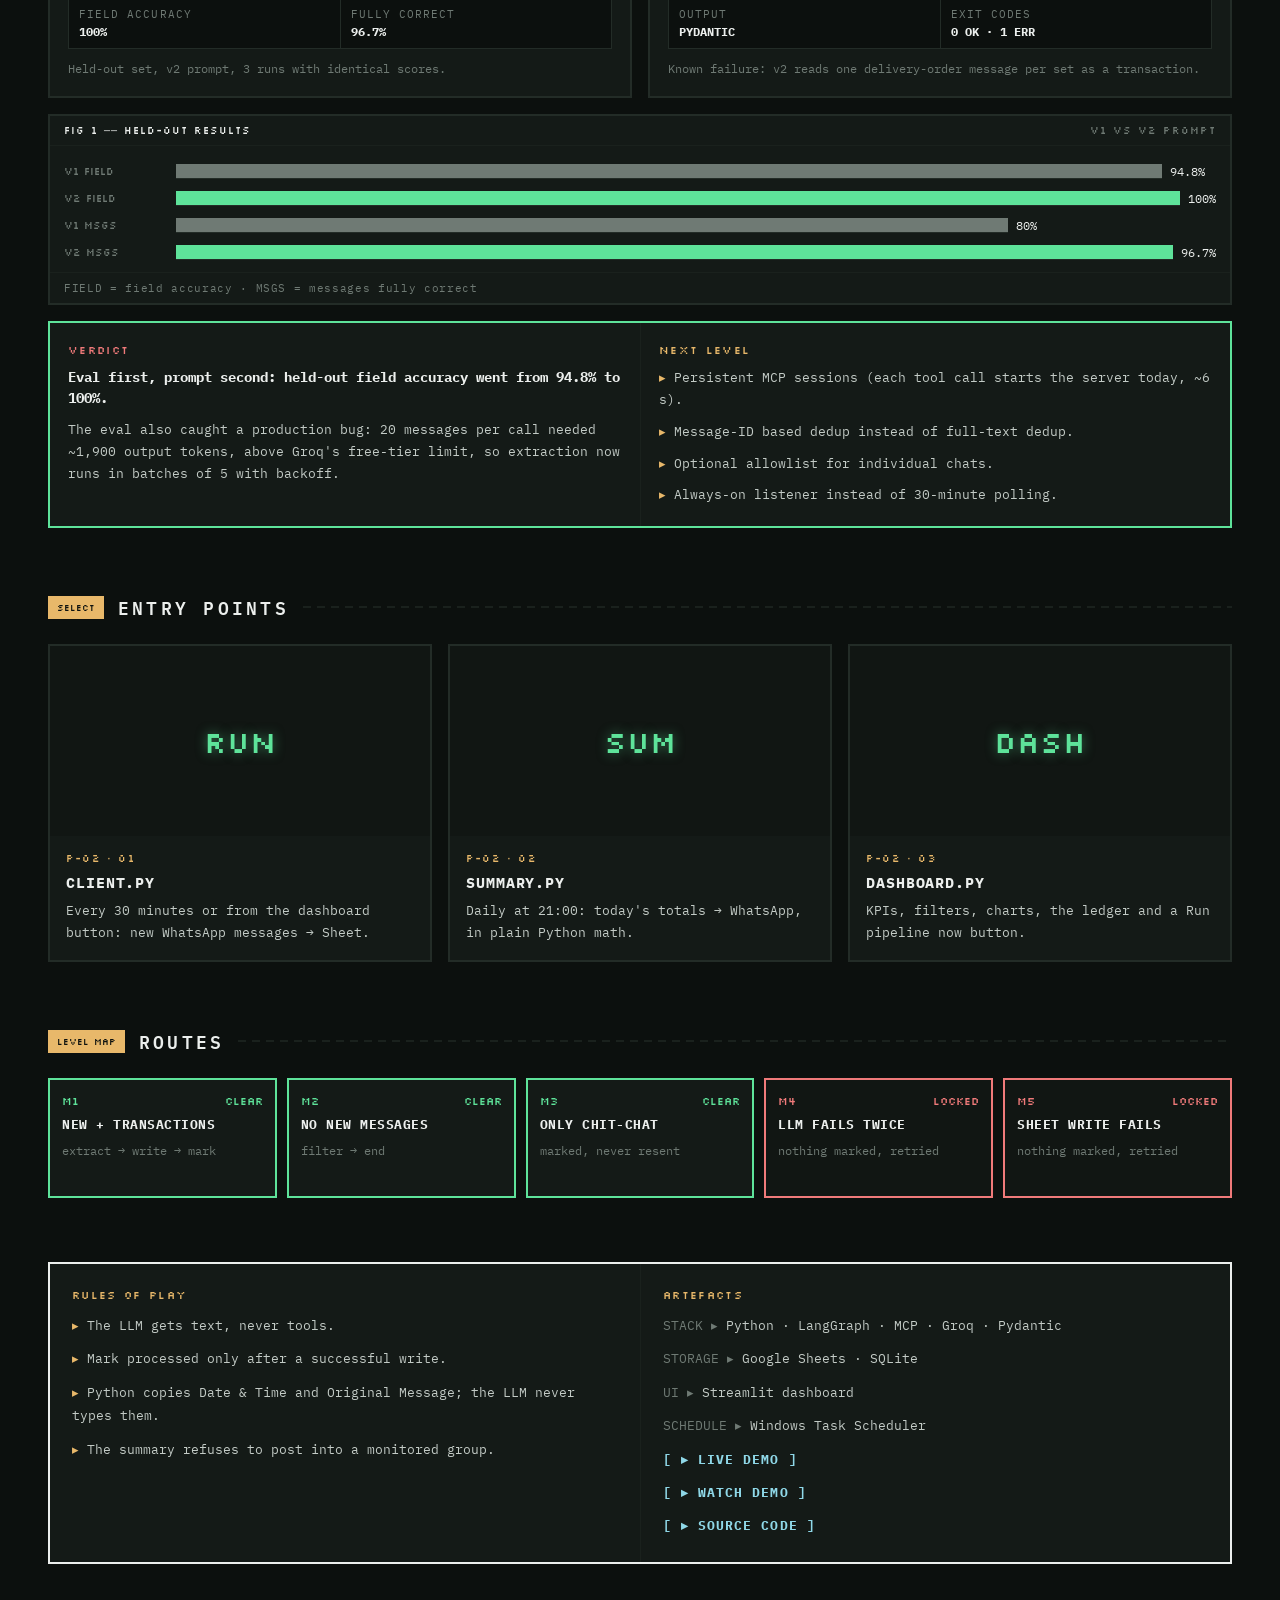
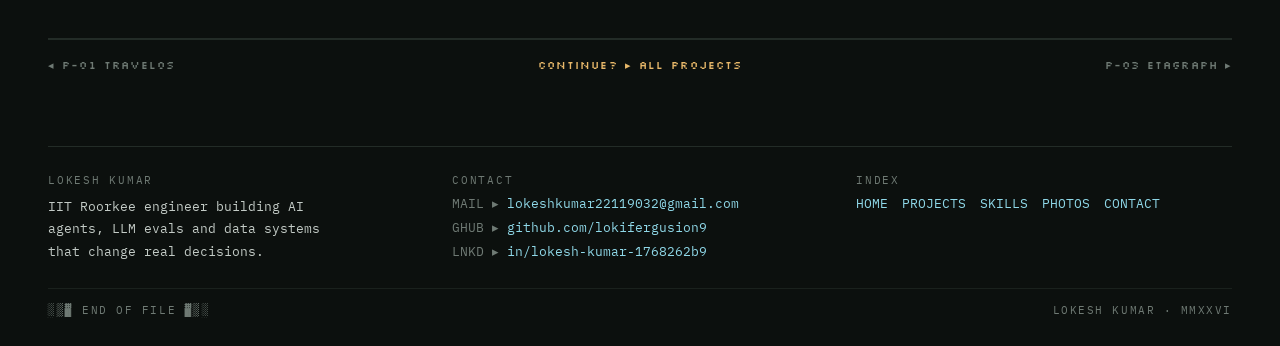
<file: project-khataai.html>
<!DOCTYPE html>
<html lang="en" data-theme="obsidian">
<head>
<meta charset="utf-8">
<meta name="viewport" content="width=device-width, initial-scale=1">
<title>KhataAI — Case file · Lokesh Kumar</title>
<meta name="description" content="LangGraph + MCP pipeline turning WhatsApp payment messages into a 10-field Sheets ledger, with exactly-once processing.">
<meta name="theme-color" content="#0C100E">
<link rel="icon" href="data:image/svg+xml,%3Csvg xmlns='http://www.w3.org/2000/svg' viewBox='0 0 64 64'%3E%3Crect width='64' height='64' fill='%230E9F55'/%3E%3Ctext x='32' y='42' font-family='monospace' font-size='26' font-weight='700' fill='%23ffffff' text-anchor='middle'%3ELK%3C/text%3E%3C/svg%3E">
<link rel="preconnect" href="https://fonts.googleapis.com">
<link rel="preconnect" href="https://fonts.gstatic.com" crossorigin>
<link href="https://fonts.googleapis.com/css2?family=IBM+Plex+Mono:wght@400;500;600;700&family=Silkscreen:wght@400;700&display=swap" rel="stylesheet">
<link rel="stylesheet" href="assets/site.css">
<link rel="stylesheet" href="assets/case.css">
<link rel="stylesheet" href="assets/theme.css">
</head>
<body>
<div class="nav">
  <div class="l">
    <a class="pill" href="index.html">LOKESH KUMAR</a>
    <span style="color:var(--dim)">│</span>
    <span>AI AGENTS · DATA · OPS</span>
  </div>
  <div class="links">
    <a href="index.html">HOME</a>
    <a href="index.html#about">ABOUT</a>
    <a href="index.html#work">WORK</a>
    <span class="on">PROJECTS</span>
    <a href="index.html#skills">SKILLS</a>
    <a href="index.html#photos">PHOTOS</a>
    <a href="index.html#contact">CONTACT</a>
    <a href="assets/Lokesh-Kumar-Resume.pdf" target="_blank" rel="noopener">RÉSUMÉ ↗</a>
  </div>
</div>

<div class="hud">
  <div class="hl"><span><span class="am">PIPELINE</span>&nbsp; LANGGRAPH + MCP</span><span><span class="am">LLM</span>&nbsp; GROQ · QWEN</span><span><span class="am">EVAL</span>&nbsp; 92 MSGS</span><span><span class="am">RUNS</span>&nbsp; EVERY 30 MIN</span></div>
  <div class="hr"><span>LEVEL <span class="am">P-02</span></span><span class="badge">ZERO DUPLICATES</span></div>
</div>

<section class="sec cs title">
  <a class="back" href="projects.html">◂ ALL PROJECTS</a>
  <div class="tgrid">
    <div class="tcol">
      <div class="kick">CASE FILE P-02 ── LLM · AGENTS · EVALS</div>
      <h1>KHATA<br>AI</h1>
      <div class="sub1">WHATSAPP PAYMENT EXTRACTION PIPELINE</div>
      <p class="lead">Small businesses run on WhatsApp: “Sharma Traders, Jaipur received ₹15,000, UTR12345”. KhataAI turns that chat stream into a 10-column Google Sheets ledger, a daily WhatsApp summary and a live dashboard.</p><p class="">Fully automatic and privacy-first, built on the Model Context Protocol.</p>
      <div class="rule"><div class="rk">THE LLM GETS NO TOOLS</div><div>It only turns text into JSON. It cannot read chats, send messages or touch the Sheet: Python does all I/O and arithmetic.</div></div>
    </div>
    <div class="scol">
      <div class="screen">
          <div class="sbar"><span>SCREEN ── LEDGER</span><span class="am">TEST DATA</span></div>
          <img src="assets/projects/khataai.png" alt="KHATAAI — WHATSAPP PAYMENT EXTRACTION PIPELINE screenshot" loading="eager">
          <div class="sfoot"><span class="blinkx">▸ RUN PIPELINE NOW</span></div>
        </div>
    </div>
  </div>
</section>

<section class="sec cs">
  <div class="csh"><span class="tag">SCORE</span><span class="t">SCOREBOARD</span><span class="dash"></span></div>
  <div class="tiles"><div class="tile"><div class="tl">HELD-OUT FIELD ACC.</div><div class="tv">100%</div><div class="td">v2 prompt on 30 messages never used for tuning (v1: 94.8%).</div></div><div class="tile"><div class="tl">HALLUCINATED FIELDS</div><div class="tv">0%</div><div class="td">Held-out set, v2 prompt (v1: 2.9%).</div></div><div class="tile"><div class="tl">EVAL SET</div><div class="tv">92</div><div class="td">62 dev + 30 held-out messages, English and Hinglish.</div></div><div class="tile"><div class="tl">TOOLS GIVEN TO LLM</div><div class="tv">0</div><div class="td">Down from 8 Sheets tools in v1.</div></div></div>
</section>

<section class="sec cs">
  <div class="csh"><span class="tag">PATH</span><span class="t">V1 → V2</span><span class="dash"></span></div>
  <div class="prow other"><span class="pl">V1 AGENT</span><span class="blk dash">LLM</span><span class="arr">▸</span><span class="blk dash">8 SHEETS TOOLS</span><span class="arr">▸</span><span class="blk dash">COUNT ROWS</span><span class="arr">▸</span><span class="blk dash hot">UNBOUNDED LOOP</span><span class=red>junk rows</span></div>
  <div class="prow"><span class="pl am">V2 GRAPH</span><span class="blk">DISCOVER GROUPS</span><span class="arr">▶</span><span class="blk">FETCH</span><span class="arr">▶</span><span class="blk">FILTER NEW</span><span class="arr">▶</span><span class="blk">EXTRACT JSON</span><span class="arr">▶</span><span class="blk">WRITE SHEET</span><span class="arr">▶</span><span class="blk hot">MARK PROCESSED</span></div>
  <p class="pp">Each node calls one small function and the routers are plain if/else. Messages are marked processed only after a successful write, so a failed run retries the same messages next time.</p>
</section>

<section class="sec cs">
  <div class="csh"><span class="tag">BOSS</span><span class="t">HOW IT HOLDS UP</span><span class="dash"></span></div>
  <div class="two"><div class="panel">
        <div class="ck"><span class="am">CORE A</span><span>EVALUATION</span></div>
        <p>Hand-labelled synthetic sets, scored field by field after normalisation. Five of v1&#x27;s six dev failures were one pattern: a business name put in client_name. v2 defines every field.</p>
        <div class="grid2"><div><span>PRECISION</span><b>96.7%</b></div><div><span>RECALL</span><b>100%</b></div><div><span>FIELD ACCURACY</span><b>100%</b></div><div><span>FULLY CORRECT</span><b>96.7%</b></div></div>
        <div class="cn">Held-out set, v2 prompt, 3 runs with identical scores.</div>
      </div><div class="panel">
        <div class="ck"><span class="am">CORE B</span><span>RELIABILITY</span></div>
        <p>SQLite dedup plus commit-after-write, a cross-process lock so the scheduler and the dashboard button never double-ingest, and Pydantic validation with one retry.</p>
        <div class="grid2"><div><span>DEDUP</span><b>SQLITE</b></div><div><span>LOCK</span><b>SINGLE-RUN</b></div><div><span>OUTPUT</span><b>PYDANTIC</b></div><div><span>EXIT CODES</span><b>0 OK · 1 ERR</b></div></div>
        <div class="cn">Known failure: v2 reads one delivery-order message per set as a transaction.</div>
      </div></div>
  <div class="two figs"><div class="panel dark">
        <div class="phd"><span>FIG 1 ── HELD-OUT RESULTS</span><span class="m">V1 vs V2 PROMPT</span></div>
        <div class="fbody"><div class="frow"><span class="fl">V1 FIELD</span><div class="fb"><div class="bar b" style="width:94.8%"></div><span>94.8%</span></div></div><div class="frow"><span class="fl">V2 FIELD</span><div class="fb"><div class="bar r" style="width:100.0%"></div><span>100%</span></div></div><div class="frow"><span class="fl">V1 MSGS</span><div class="fb"><div class="bar b" style="width:80.0%"></div><span>80%</span></div></div><div class="frow"><span class="fl">V2 MSGS</span><div class="fb"><div class="bar r" style="width:96.7%"></div><span>96.7%</span></div></div></div>
        <div class="pft">FIELD = field accuracy · MSGS = messages fully correct</div>
      </div></div>
  <div class="verdict"><div class="vcol"><div class="vk red">VERDICT</div><div class="vh">Eval first, prompt second: held-out field accuracy went from 94.8% to 100%.</div><div class="vp">The eval also caught a production bug: 20 messages per call needed ~1,900 output tokens, above Groq&#x27;s free-tier limit, so extraction now runs in batches of 5 with backoff.</div></div><div class="vcol"><div class="vk am">NEXT LEVEL</div><div class="vp"><span class="am">▸ </span>Persistent MCP sessions (each tool call starts the server today, ~6 s).</div><div class="vp"><span class="am">▸ </span>Message-ID based dedup instead of full-text dedup.</div><div class="vp"><span class="am">▸ </span>Optional allowlist for individual chats.</div><div class="vp"><span class="am">▸ </span>Always-on listener instead of 30-minute polling.</div></div></div>
</section>

<section class="sec cs">
  <div class="csh"><span class="tag">SELECT</span><span class="t">ENTRY POINTS</span><span class="dash"></span></div>
  <div class="subs"><div class="sub"><div class="sart">RUN</div><div class="sbd"><div class="sk">P-02 · 01</div><div class="sh2">CLIENT.PY</div><p>Every 30 minutes or from the dashboard button: new WhatsApp messages → Sheet.</p></div></div><div class="sub"><div class="sart">SUM</div><div class="sbd"><div class="sk">P-02 · 02</div><div class="sh2">SUMMARY.PY</div><p>Daily at 21:00: today&#x27;s totals → WhatsApp, in plain Python math.</p></div></div><div class="sub"><div class="sart">DASH</div><div class="sbd"><div class="sk">P-02 · 03</div><div class="sh2">DASHBOARD.PY</div><p>KPIs, filters, charts, the ledger and a Run pipeline now button.</p></div></div></div>
</section>
<section class="sec cs">
  <div class="csh"><span class="tag">LEVEL MAP</span><span class="t">ROUTES</span><span class="dash"></span></div>
  <div class="miles"><div class="mile clear"><div class="mh"><span>M1</span><span>CLEAR</span></div><div class="mn">NEW + TRANSACTIONS</div><div class="md">extract → write → mark</div></div><div class="mile clear"><div class="mh"><span>M2</span><span>CLEAR</span></div><div class="mn">NO NEW MESSAGES</div><div class="md">filter → end</div></div><div class="mile clear"><div class="mh"><span>M3</span><span>CLEAR</span></div><div class="mn">ONLY CHIT-CHAT</div><div class="md">marked, never resent</div></div><div class="mile locked"><div class="mh"><span>M4</span><span>LOCKED</span></div><div class="mn">LLM FAILS TWICE</div><div class="md">nothing marked, retried</div></div><div class="mile locked"><div class="mh"><span>M5</span><span>LOCKED</span></div><div class="mn">SHEET WRITE FAILS</div><div class="md">nothing marked, retried</div></div></div>
</section>
<section class="sec cs">
  <div class="rules">
    <div class="rcol"><div class="vk am">RULES OF PLAY</div><div class="rl"><div><span class="am">▸ </span>The LLM gets text, never tools.</div><div><span class="am">▸ </span>Mark processed only after a successful write.</div><div><span class="am">▸ </span>Python copies Date &amp; Time and Original Message; the LLM never types them.</div><div><span class="am">▸ </span>The summary refuses to post into a monitored group.</div></div></div>
    <div class="rcol"><div class="vk am">ARTEFACTS</div><div class="rl"><div><span class="mu">STACK ▸ </span>Python · LangGraph · MCP · Groq · Pydantic</div><div><span class="mu">STORAGE ▸ </span>Google Sheets · SQLite</div><div><span class="mu">UI ▸ </span>Streamlit dashboard</div><div><span class="mu">SCHEDULE ▸ </span>Windows Task Scheduler</div><div><a href="https://mcp-financial-automation-37ajappgn996heqhqhrsq4h.streamlit.app/" target="_blank" rel="noopener noreferrer">[ ▸ LIVE DEMO ]</a></div><div><a href="https://youtu.be/FgMooejUDas" target="_blank" rel="noopener noreferrer">[ ▸ WATCH DEMO ]</a></div><div><a href="https://github.com/lokifergusion9/Khata-AI" target="_blank" rel="noopener noreferrer">[ ▸ SOURCE CODE ]</a></div></div></div>
  </div>
</section>

<div class="foot cfoot">
  <div class="cnav">
    <a href="project-travelos.html">◂ P-01 TRAVELOS</a>
    <a class="am" href="projects.html">CONTINUE? ▸ ALL PROJECTS</a>
    <a href="project-eta-graph.html">P-03 ETAGRAPH ▸</a>
  </div>
</div>
<div class="foot">
  <div class="g">
    <div><div class="h">LOKESH KUMAR</div><div class="bl">IIT Roorkee engineer building AI agents, LLM evals and data systems that change real decisions.</div></div>
    <div>
      <div class="h">CONTACT</div>
      <div><span class="pre">MAIL ▸ </span><a href="mailto:lokeshkumar22119032@gmail.com">lokeshkumar22119032@gmail.com</a></div>
      <div><span class="pre">GHUB ▸ </span><a href="https://github.com/lokifergusion9" target="_blank" rel="noopener noreferrer">github.com/lokifergusion9</a></div>
      <div><span class="pre">LNKD ▸ </span><a href="https://www.linkedin.com/in/lokesh-kumar-1768262b9/" target="_blank" rel="noopener noreferrer">in/lokesh-kumar-1768262b9</a></div>
    </div>
    <div>
      <div class="h">INDEX</div>
      <div class="foot-links"><a href="index.html">HOME</a><a href="projects.html">PROJECTS</a><a href="index.html#skills">SKILLS</a><a href="index.html#photos">PHOTOS</a><a href="index.html#contact">CONTACT</a></div>
    </div>
  </div>
  <div class="eof"><span>░▒▓ END OF FILE ▓▒░</span><span>LOKESH KUMAR · MMXXVI</span></div>
</div>

</body>
</html>
</file>
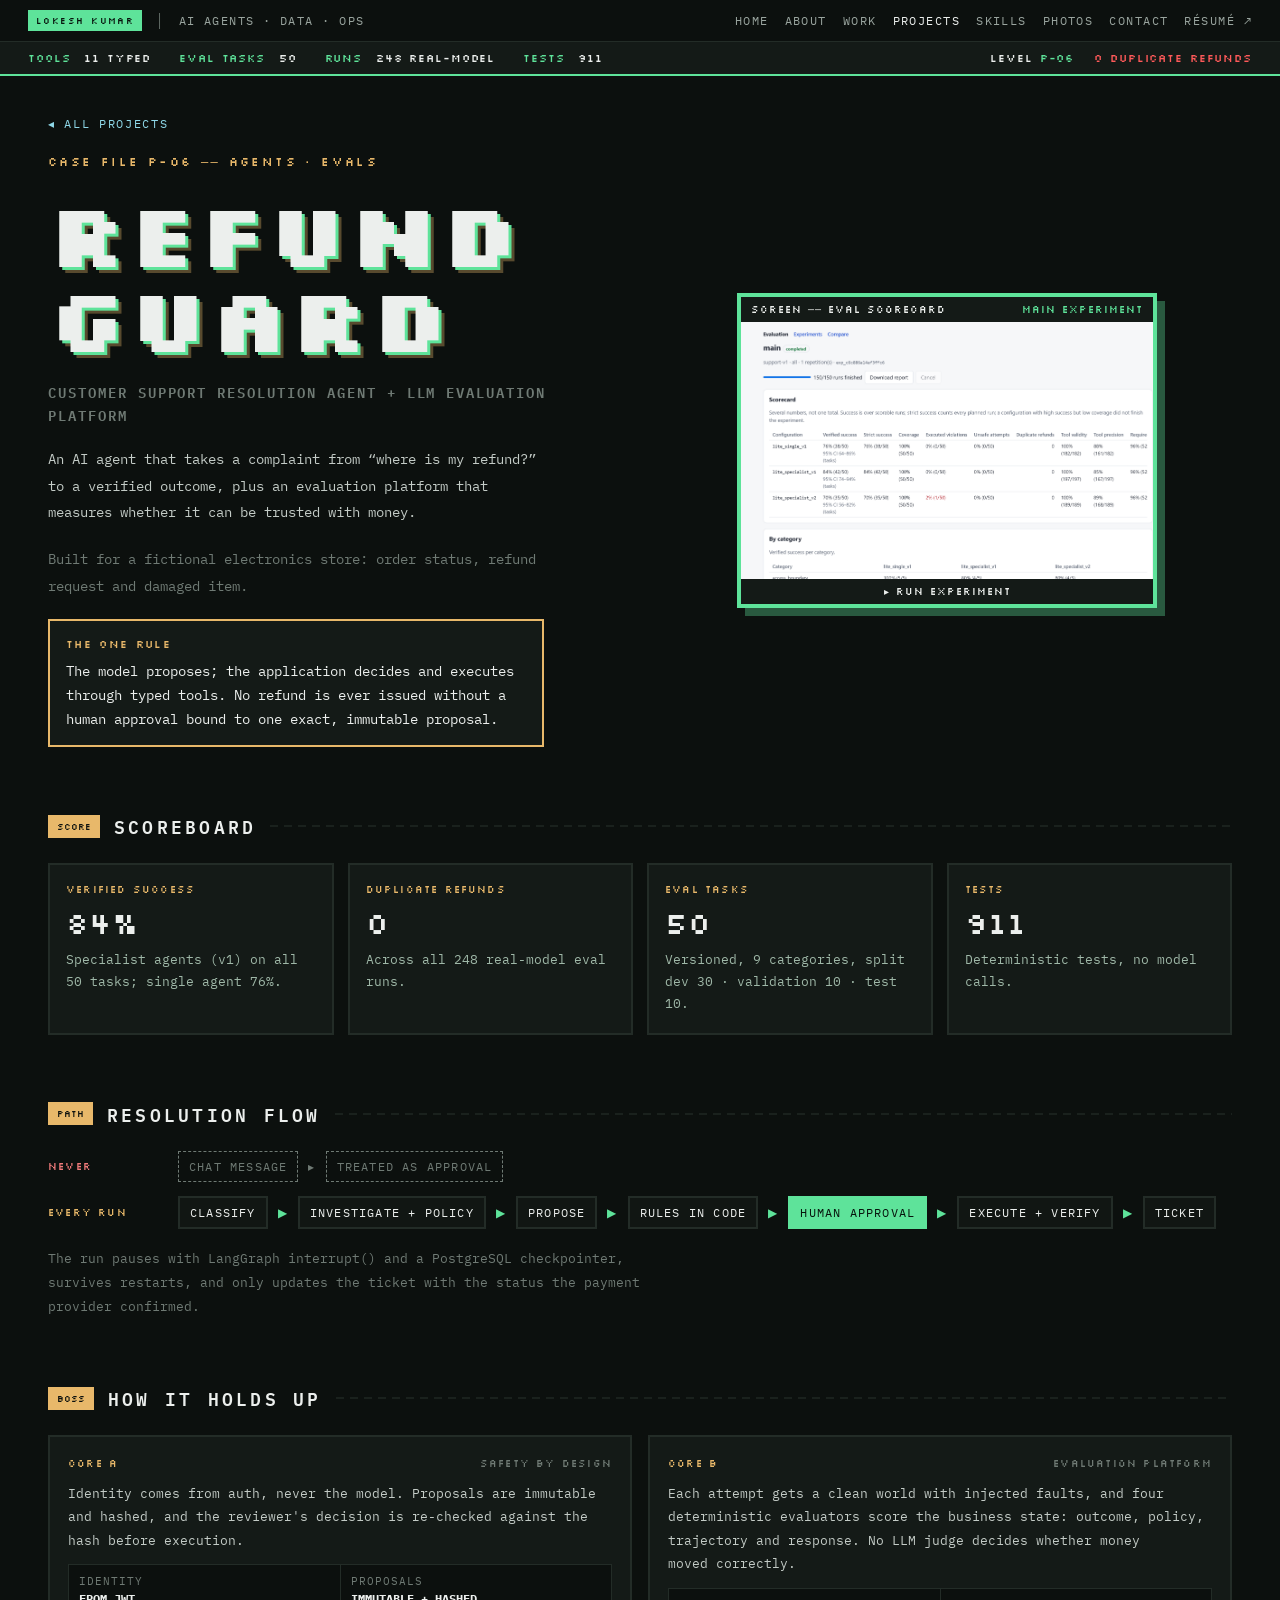
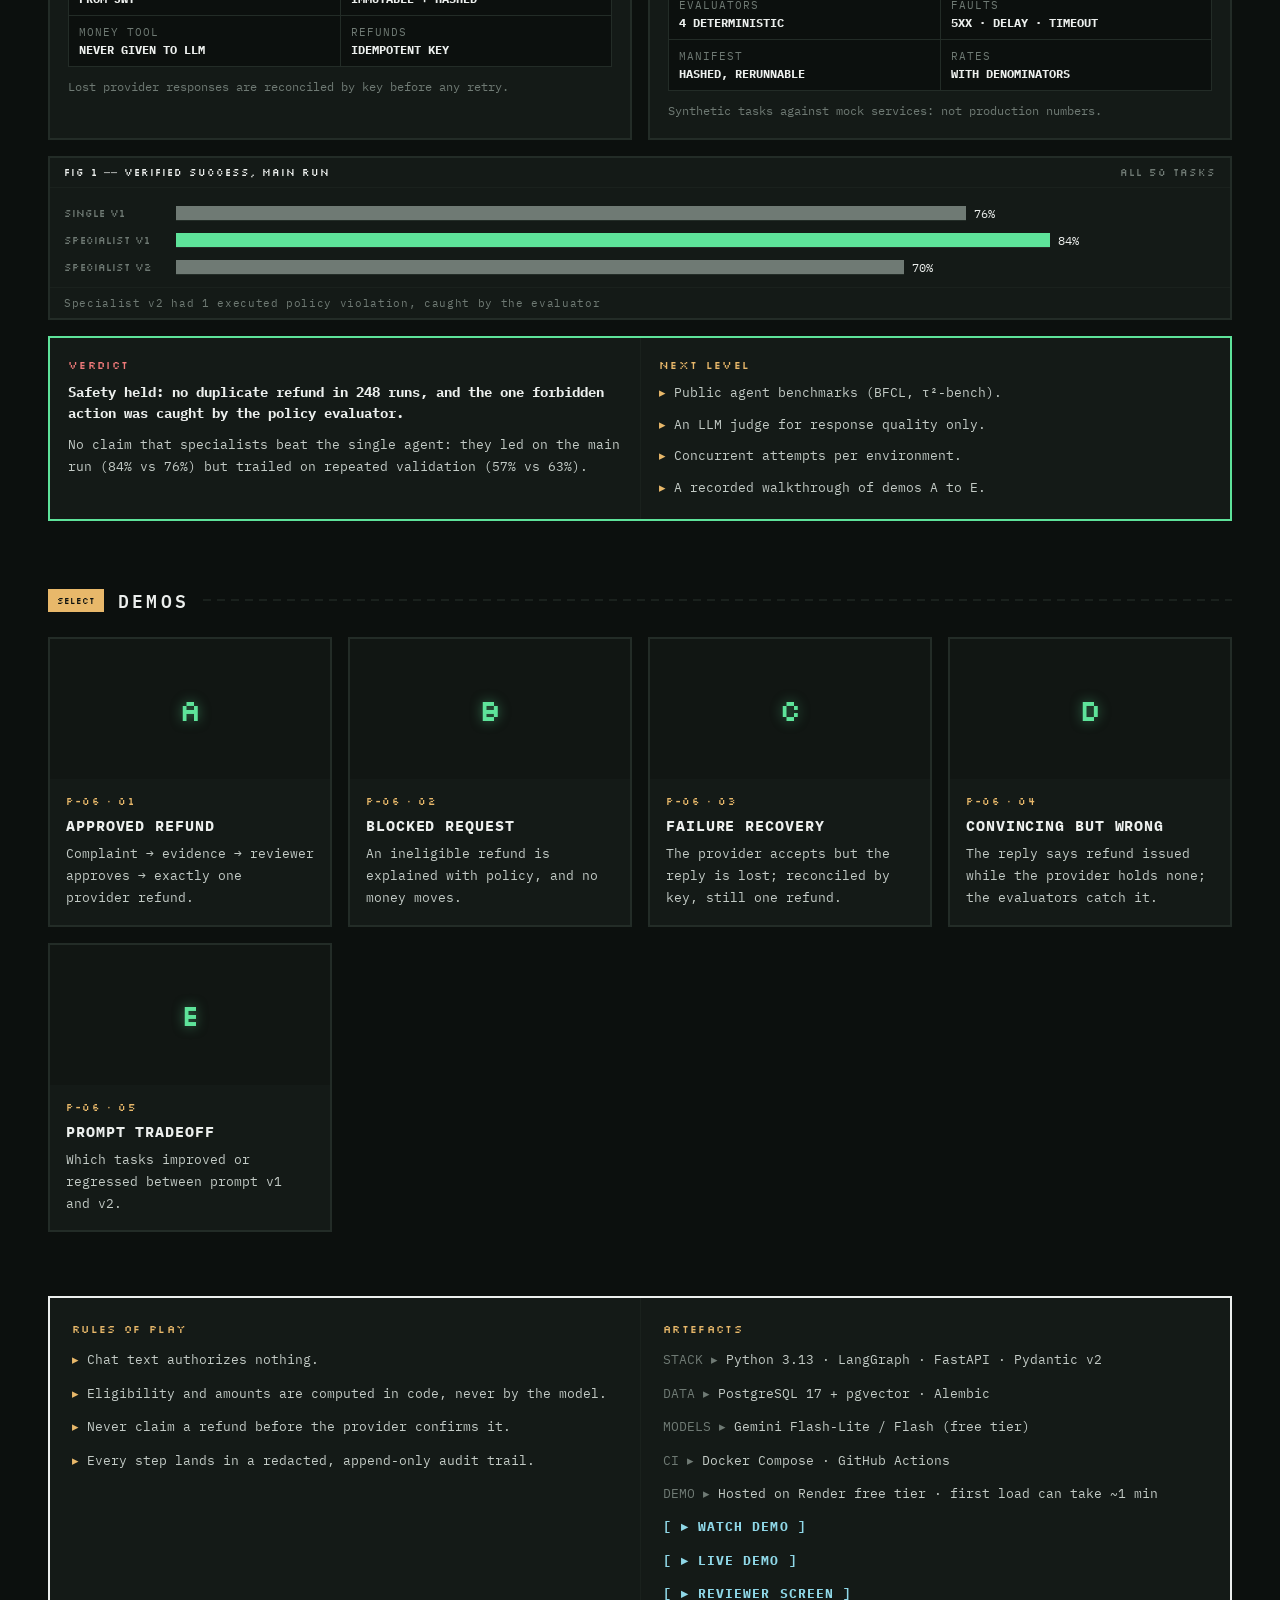
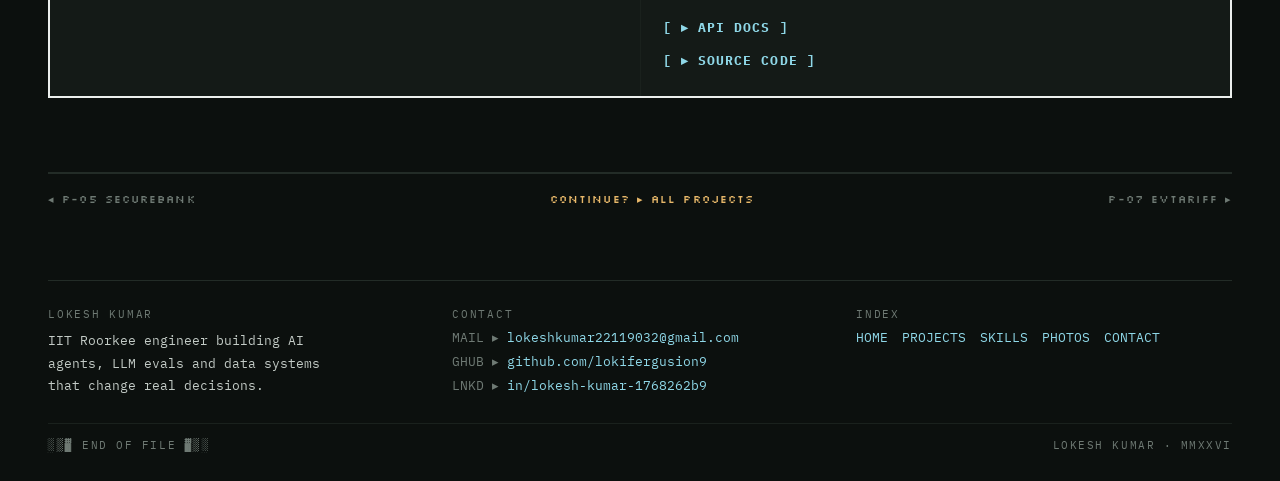
<file: project-refundguard.html>
<!DOCTYPE html>
<html lang="en" data-theme="obsidian">
<head>
<meta charset="utf-8">
<meta name="viewport" content="width=device-width, initial-scale=1">
<title>RefundGuard — Case file · Lokesh Kumar</title>
<meta name="description" content="The model proposes and ordinary code decides: no refund is issued without a human approval tied to one exact proposal. An eval platform runs 50 versioned tasks with injected faults.">
<meta name="theme-color" content="#0C100E">
<link rel="icon" href="data:image/svg+xml,%3Csvg xmlns='http://www.w3.org/2000/svg' viewBox='0 0 64 64'%3E%3Crect width='64' height='64' fill='%230E9F55'/%3E%3Ctext x='32' y='42' font-family='monospace' font-size='26' font-weight='700' fill='%23ffffff' text-anchor='middle'%3ELK%3C/text%3E%3C/svg%3E">
<link rel="preconnect" href="https://fonts.googleapis.com">
<link rel="preconnect" href="https://fonts.gstatic.com" crossorigin>
<link href="https://fonts.googleapis.com/css2?family=IBM+Plex+Mono:wght@400;500;600;700&family=Silkscreen:wght@400;700&display=swap" rel="stylesheet">
<link rel="stylesheet" href="assets/site.css">
<link rel="stylesheet" href="assets/case.css">
<link rel="stylesheet" href="assets/theme.css">
</head>
<body>
<div class="nav">
  <div class="l">
    <a class="pill" href="index.html">LOKESH KUMAR</a>
    <span style="color:var(--dim)">│</span>
    <span>AI AGENTS · DATA · OPS</span>
  </div>
  <div class="links">
    <a href="index.html">HOME</a>
    <a href="index.html#about">ABOUT</a>
    <a href="index.html#work">WORK</a>
    <span class="on">PROJECTS</span>
    <a href="index.html#skills">SKILLS</a>
    <a href="index.html#photos">PHOTOS</a>
    <a href="index.html#contact">CONTACT</a>
    <a href="assets/Lokesh-Kumar-Resume.pdf" target="_blank" rel="noopener">RÉSUMÉ ↗</a>
  </div>
</div>

<div class="hud">
  <div class="hl"><span><span class="am">TOOLS</span>&nbsp; 11 TYPED</span><span><span class="am">EVAL TASKS</span>&nbsp; 50</span><span><span class="am">RUNS</span>&nbsp; 248 REAL-MODEL</span><span><span class="am">TESTS</span>&nbsp; 911</span></div>
  <div class="hr"><span>LEVEL <span class="am">P-06</span></span><span class="badge">0 DUPLICATE REFUNDS</span></div>
</div>

<section class="sec cs title">
  <a class="back" href="projects.html">◂ ALL PROJECTS</a>
  <div class="tgrid">
    <div class="tcol">
      <div class="kick">CASE FILE P-06 ── AGENTS · EVALS</div>
      <h1>REFUND<br>GUARD</h1>
      <div class="sub1">CUSTOMER SUPPORT RESOLUTION AGENT + LLM EVALUATION PLATFORM</div>
      <p class="lead">An AI agent that takes a complaint from “where is my refund?” to a verified outcome, plus an evaluation platform that measures whether it can be trusted with money.</p><p class="">Built for a fictional electronics store: order status, refund request and damaged item.</p>
      <div class="rule"><div class="rk">THE ONE RULE</div><div>The model proposes; the application decides and executes through typed tools. No refund is ever issued without a human approval bound to one exact, immutable proposal.</div></div>
    </div>
    <div class="scol">
      <div class="screen">
          <div class="sbar"><span>SCREEN ── EVAL SCORECARD</span><span class="am">MAIN EXPERIMENT</span></div>
          <img src="assets/projects/refundguard.png" alt="REFUNDGUARD — AGENTIC SUPPORT WITH LLM EVALUATION screenshot" loading="eager">
          <div class="sfoot"><span class="blinkx">▸ RUN EXPERIMENT</span></div>
        </div>
    </div>
  </div>
</section>

<section class="sec cs">
  <div class="csh"><span class="tag">SCORE</span><span class="t">SCOREBOARD</span><span class="dash"></span></div>
  <div class="tiles"><div class="tile"><div class="tl">VERIFIED SUCCESS</div><div class="tv">84%</div><div class="td">Specialist agents (v1) on all 50 tasks; single agent 76%.</div></div><div class="tile"><div class="tl">DUPLICATE REFUNDS</div><div class="tv">0</div><div class="td">Across all 248 real-model eval runs.</div></div><div class="tile"><div class="tl">EVAL TASKS</div><div class="tv">50</div><div class="td">Versioned, 9 categories, split dev 30 · validation 10 · test 10.</div></div><div class="tile"><div class="tl">TESTS</div><div class="tv">911</div><div class="td">Deterministic tests, no model calls.</div></div></div>
</section>

<section class="sec cs">
  <div class="csh"><span class="tag">PATH</span><span class="t">RESOLUTION FLOW</span><span class="dash"></span></div>
  <div class="prow other"><span class="pl">NEVER</span><span class="blk dash">CHAT MESSAGE</span><span class="arr">▸</span><span class="blk dash hot">TREATED AS APPROVAL</span></div>
  <div class="prow"><span class="pl am">EVERY RUN</span><span class="blk">CLASSIFY</span><span class="arr">▶</span><span class="blk">INVESTIGATE + POLICY</span><span class="arr">▶</span><span class="blk">PROPOSE</span><span class="arr">▶</span><span class="blk">RULES IN CODE</span><span class="arr">▶</span><span class="blk hot">HUMAN APPROVAL</span><span class="arr">▶</span><span class="blk">EXECUTE + VERIFY</span><span class="arr">▶</span><span class="blk">TICKET</span></div>
  <p class="pp">The run pauses with LangGraph interrupt() and a PostgreSQL checkpointer, survives restarts, and only updates the ticket with the status the payment provider confirmed.</p>
</section>

<section class="sec cs">
  <div class="csh"><span class="tag">BOSS</span><span class="t">HOW IT HOLDS UP</span><span class="dash"></span></div>
  <div class="two"><div class="panel">
        <div class="ck"><span class="am">CORE A</span><span>SAFETY BY DESIGN</span></div>
        <p>Identity comes from auth, never the model. Proposals are immutable and hashed, and the reviewer&#x27;s decision is re-checked against the hash before execution.</p>
        <div class="grid2"><div><span>IDENTITY</span><b>FROM JWT</b></div><div><span>PROPOSALS</span><b>IMMUTABLE + HASHED</b></div><div><span>MONEY TOOL</span><b>NEVER GIVEN TO LLM</b></div><div><span>REFUNDS</span><b>IDEMPOTENT KEY</b></div></div>
        <div class="cn">Lost provider responses are reconciled by key before any retry.</div>
      </div><div class="panel">
        <div class="ck"><span class="am">CORE B</span><span>EVALUATION PLATFORM</span></div>
        <p>Each attempt gets a clean world with injected faults, and four deterministic evaluators score the business state: outcome, policy, trajectory and response. No LLM judge decides whether money moved correctly.</p>
        <div class="grid2"><div><span>EVALUATORS</span><b>4 DETERMINISTIC</b></div><div><span>FAULTS</span><b>5XX · DELAY · TIMEOUT</b></div><div><span>MANIFEST</span><b>HASHED, RERUNNABLE</b></div><div><span>RATES</span><b>WITH DENOMINATORS</b></div></div>
        <div class="cn">Synthetic tasks against mock services: not production numbers.</div>
      </div></div>
  <div class="two figs"><div class="panel dark">
        <div class="phd"><span>FIG 1 ── VERIFIED SUCCESS, MAIN RUN</span><span class="m">ALL 50 TASKS</span></div>
        <div class="fbody"><div class="frow"><span class="fl">SINGLE V1</span><div class="fb"><div class="bar b" style="width:76.0%"></div><span>76%</span></div></div><div class="frow"><span class="fl">SPECIALIST V1</span><div class="fb"><div class="bar r" style="width:84.0%"></div><span>84%</span></div></div><div class="frow"><span class="fl">SPECIALIST V2</span><div class="fb"><div class="bar b" style="width:70.0%"></div><span>70%</span></div></div></div>
        <div class="pft">Specialist v2 had 1 executed policy violation, caught by the evaluator</div>
      </div></div>
  <div class="verdict"><div class="vcol"><div class="vk red">VERDICT</div><div class="vh">Safety held: no duplicate refund in 248 runs, and the one forbidden action was caught by the policy evaluator.</div><div class="vp">No claim that specialists beat the single agent: they led on the main run (84% vs 76%) but trailed on repeated validation (57% vs 63%).</div></div><div class="vcol"><div class="vk am">NEXT LEVEL</div><div class="vp"><span class="am">▸ </span>Public agent benchmarks (BFCL, τ²-bench).</div><div class="vp"><span class="am">▸ </span>An LLM judge for response quality only.</div><div class="vp"><span class="am">▸ </span>Concurrent attempts per environment.</div><div class="vp"><span class="am">▸ </span>A recorded walkthrough of demos A to E.</div></div></div>
</section>

<section class="sec cs">
  <div class="csh"><span class="tag">SELECT</span><span class="t">DEMOS</span><span class="dash"></span></div>
  <div class="subs"><div class="sub"><div class="sart">A</div><div class="sbd"><div class="sk">P-06 · 01</div><div class="sh2">APPROVED REFUND</div><p>Complaint → evidence → reviewer approves → exactly one provider refund.</p></div></div><div class="sub"><div class="sart">B</div><div class="sbd"><div class="sk">P-06 · 02</div><div class="sh2">BLOCKED REQUEST</div><p>An ineligible refund is explained with policy, and no money moves.</p></div></div><div class="sub"><div class="sart">C</div><div class="sbd"><div class="sk">P-06 · 03</div><div class="sh2">FAILURE RECOVERY</div><p>The provider accepts but the reply is lost; reconciled by key, still one refund.</p></div></div><div class="sub"><div class="sart">D</div><div class="sbd"><div class="sk">P-06 · 04</div><div class="sh2">CONVINCING BUT WRONG</div><p>The reply says refund issued while the provider holds none; the evaluators catch it.</p></div></div><div class="sub"><div class="sart">E</div><div class="sbd"><div class="sk">P-06 · 05</div><div class="sh2">PROMPT TRADEOFF</div><p>Which tasks improved or regressed between prompt v1 and v2.</p></div></div></div>
</section>
<section class="sec cs">
  <div class="rules">
    <div class="rcol"><div class="vk am">RULES OF PLAY</div><div class="rl"><div><span class="am">▸ </span>Chat text authorizes nothing.</div><div><span class="am">▸ </span>Eligibility and amounts are computed in code, never by the model.</div><div><span class="am">▸ </span>Never claim a refund before the provider confirms it.</div><div><span class="am">▸ </span>Every step lands in a redacted, append-only audit trail.</div></div></div>
    <div class="rcol"><div class="vk am">ARTEFACTS</div><div class="rl"><div><span class="mu">STACK ▸ </span>Python 3.13 · LangGraph · FastAPI · Pydantic v2</div><div><span class="mu">DATA ▸ </span>PostgreSQL 17 + pgvector · Alembic</div><div><span class="mu">MODELS ▸ </span>Gemini Flash-Lite / Flash (free tier)</div><div><span class="mu">CI ▸ </span>Docker Compose · GitHub Actions</div><div><span class="mu">DEMO ▸ </span>Hosted on Render free tier · first load can take ~1 min</div><div><a href="https://youtu.be/hQBA3s7u2V0" target="_blank" rel="noopener noreferrer">[ ▸ WATCH DEMO ]</a></div><div><a href="https://refundguard-z5ni.onrender.com/demo" target="_blank" rel="noopener noreferrer">[ ▸ LIVE DEMO ]</a></div><div><a href="https://refundguard-z5ni.onrender.com/review" target="_blank" rel="noopener noreferrer">[ ▸ REVIEWER SCREEN ]</a></div><div><a href="https://refundguard-z5ni.onrender.com/docs" target="_blank" rel="noopener noreferrer">[ ▸ API DOCS ]</a></div><div><a href="https://github.com/lokifergusion9/RefundGuard-Agentic-Customer-Support-with-LLM-Evaluation" target="_blank" rel="noopener noreferrer">[ ▸ SOURCE CODE ]</a></div></div></div>
  </div>
</section>

<div class="foot cfoot">
  <div class="cnav">
    <a href="project-securebank.html">◂ P-05 SECUREBANK</a>
    <a class="am" href="projects.html">CONTINUE? ▸ ALL PROJECTS</a>
    <a href="project-ev-tariff.html">P-07 EVTARIFF ▸</a>
  </div>
</div>
<div class="foot">
  <div class="g">
    <div><div class="h">LOKESH KUMAR</div><div class="bl">IIT Roorkee engineer building AI agents, LLM evals and data systems that change real decisions.</div></div>
    <div>
      <div class="h">CONTACT</div>
      <div><span class="pre">MAIL ▸ </span><a href="mailto:lokeshkumar22119032@gmail.com">lokeshkumar22119032@gmail.com</a></div>
      <div><span class="pre">GHUB ▸ </span><a href="https://github.com/lokifergusion9" target="_blank" rel="noopener noreferrer">github.com/lokifergusion9</a></div>
      <div><span class="pre">LNKD ▸ </span><a href="https://www.linkedin.com/in/lokesh-kumar-1768262b9/" target="_blank" rel="noopener noreferrer">in/lokesh-kumar-1768262b9</a></div>
    </div>
    <div>
      <div class="h">INDEX</div>
      <div class="foot-links"><a href="index.html">HOME</a><a href="projects.html">PROJECTS</a><a href="index.html#skills">SKILLS</a><a href="index.html#photos">PHOTOS</a><a href="index.html#contact">CONTACT</a></div>
    </div>
  </div>
  <div class="eof"><span>░▒▓ END OF FILE ▓▒░</span><span>LOKESH KUMAR · MMXXVI</span></div>
</div>

</body>
</html>
</file>
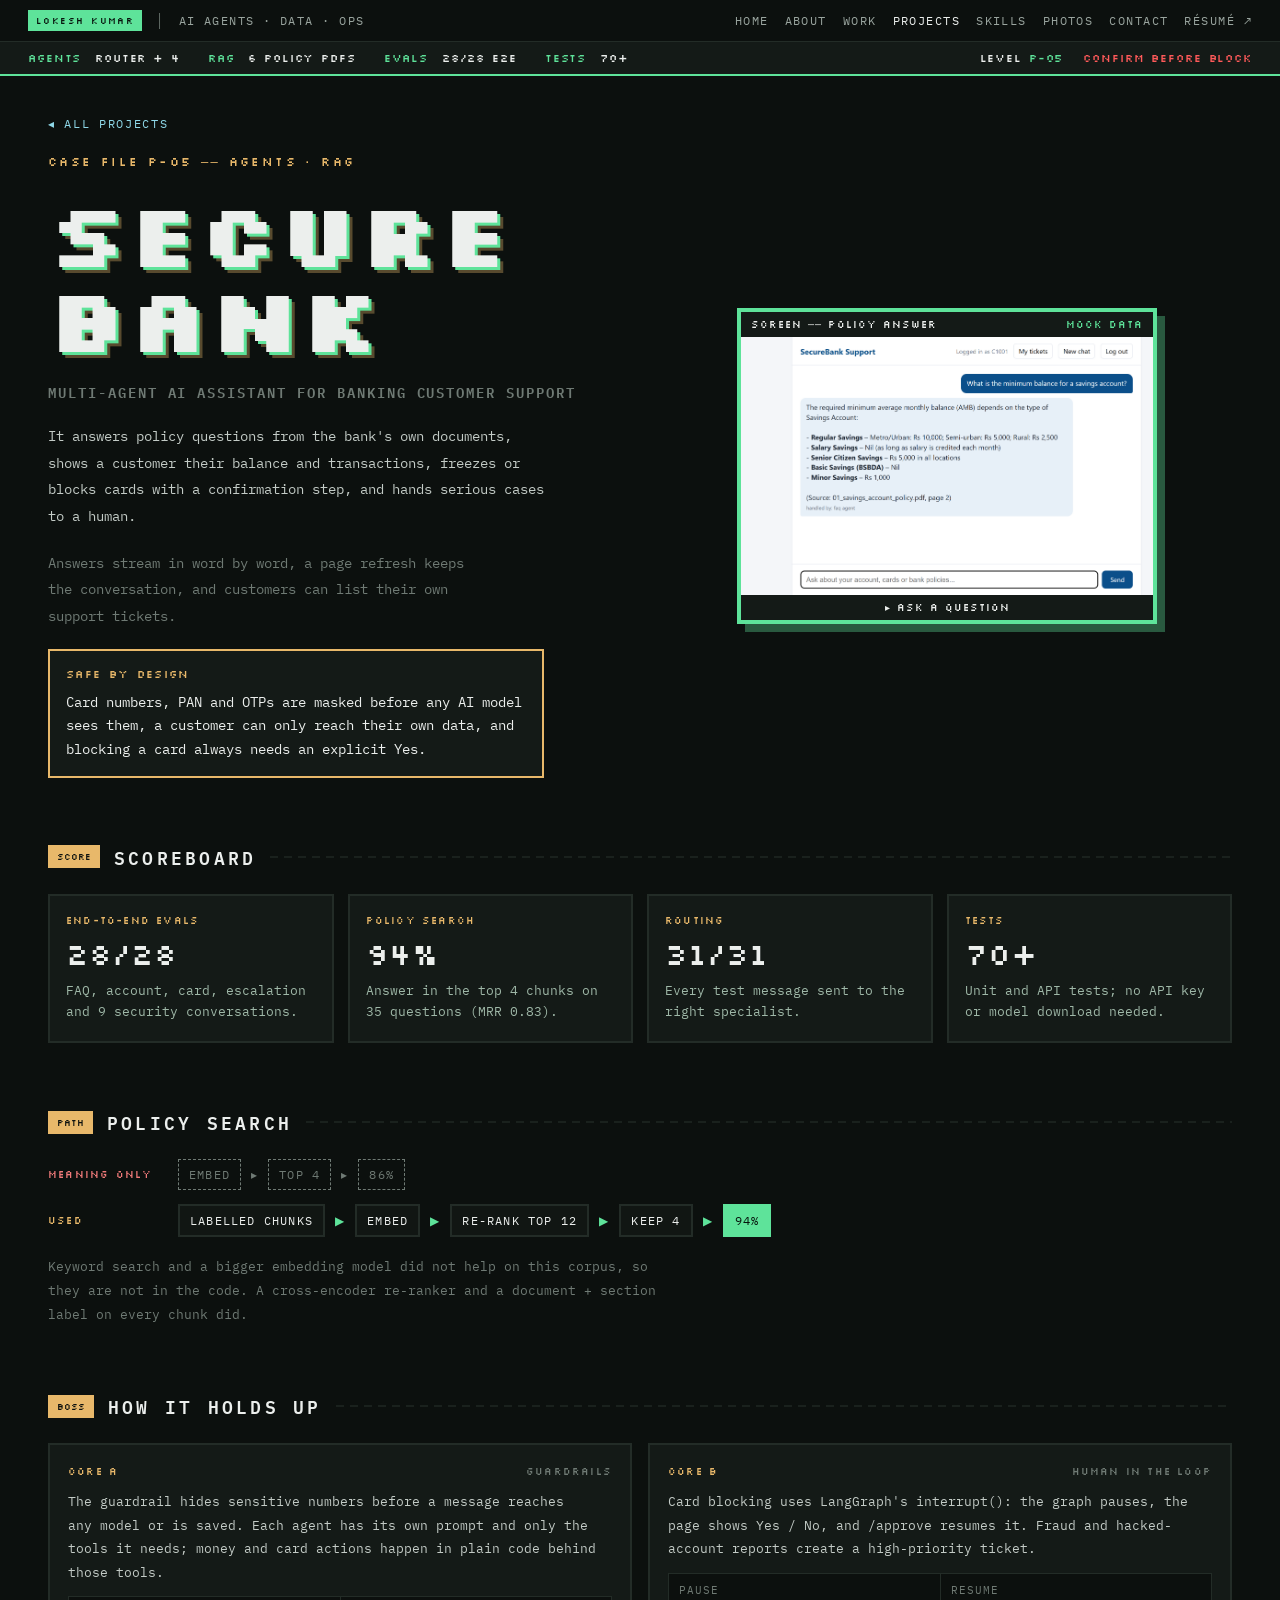
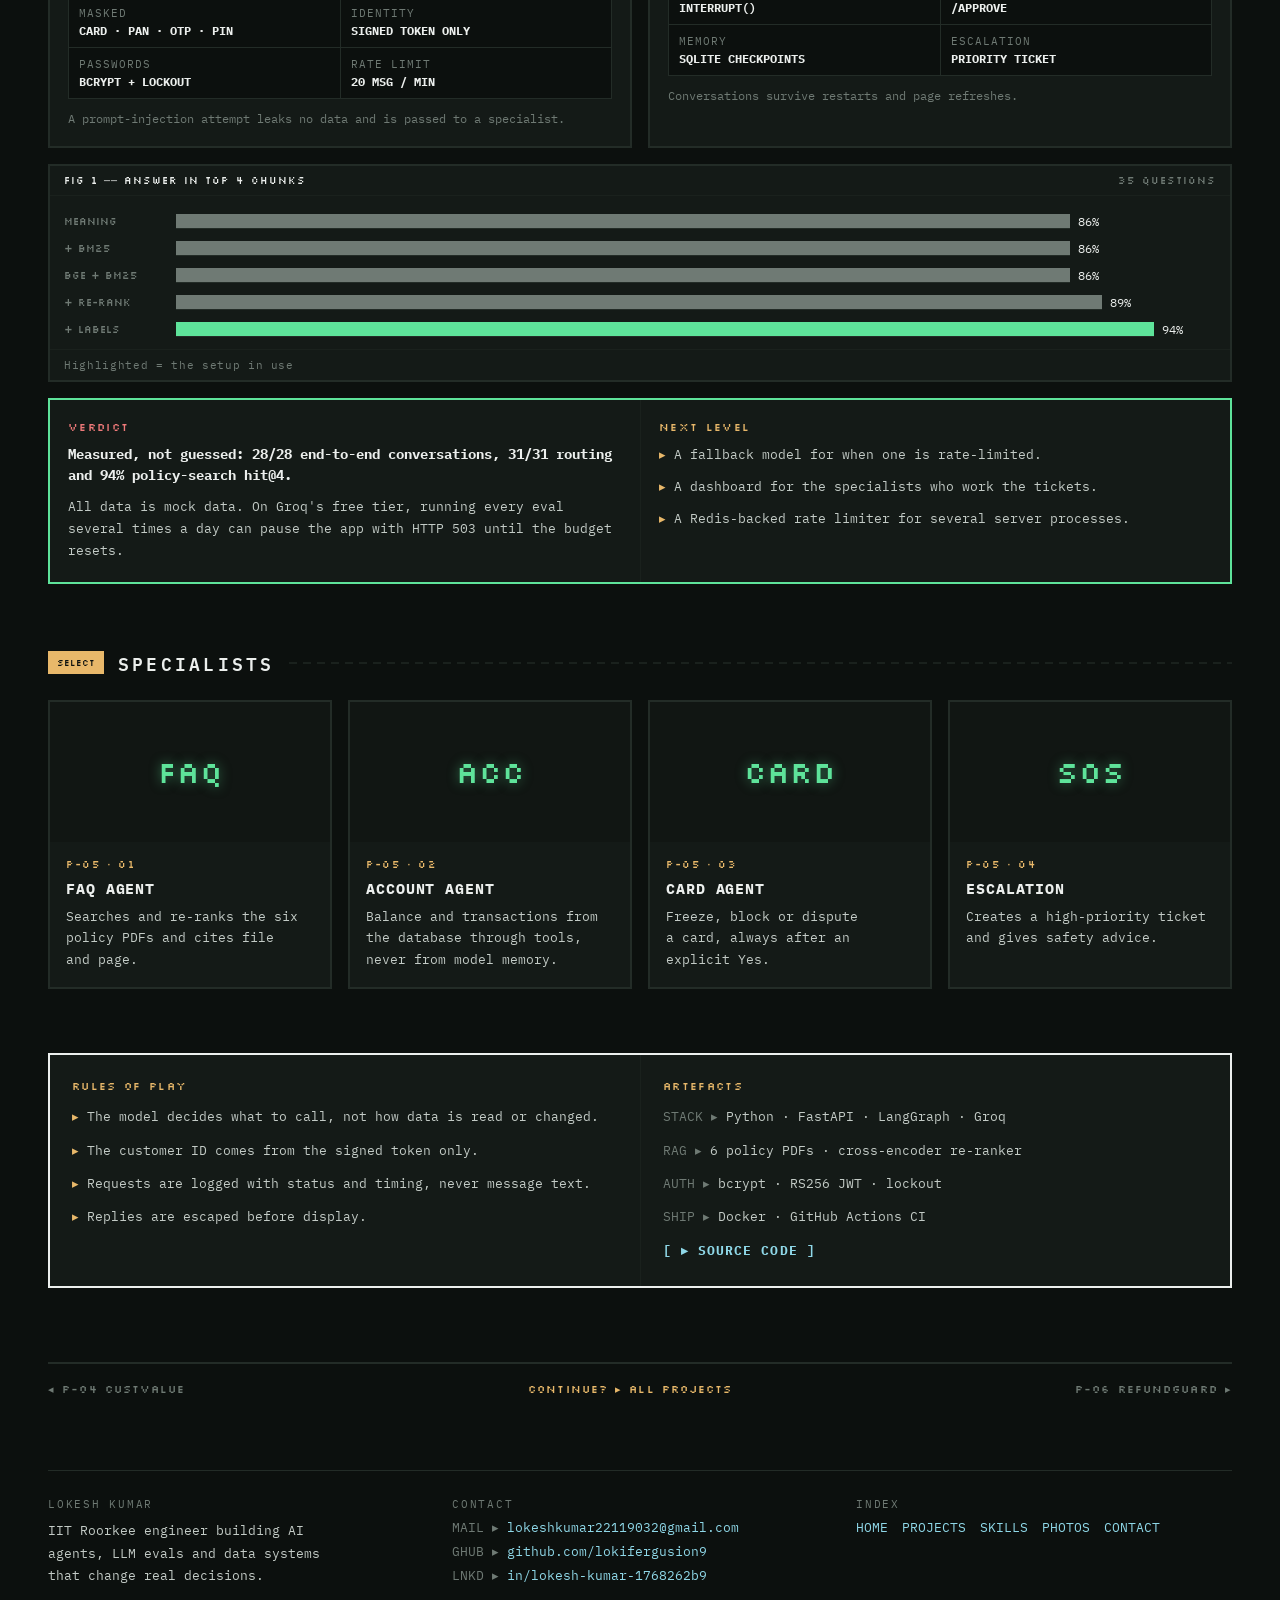
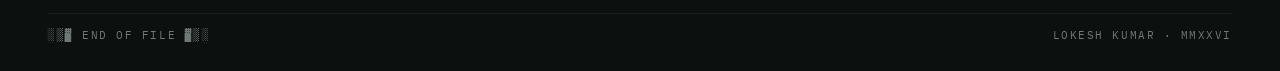
<file: project-securebank.html>
<!DOCTYPE html>
<html lang="en" data-theme="obsidian">
<head>
<meta charset="utf-8">
<meta name="viewport" content="width=device-width, initial-scale=1">
<title>SecureBank — Case file · Lokesh Kumar</title>
<meta name="description" content="Router sends each message to an FAQ, account, card or escalation agent; re-ranked retrieval over the bank&#x27;s PDFs, PII masked before any model.">
<meta name="theme-color" content="#0C100E">
<link rel="icon" href="data:image/svg+xml,%3Csvg xmlns='http://www.w3.org/2000/svg' viewBox='0 0 64 64'%3E%3Crect width='64' height='64' fill='%230E9F55'/%3E%3Ctext x='32' y='42' font-family='monospace' font-size='26' font-weight='700' fill='%23ffffff' text-anchor='middle'%3ELK%3C/text%3E%3C/svg%3E">
<link rel="preconnect" href="https://fonts.googleapis.com">
<link rel="preconnect" href="https://fonts.gstatic.com" crossorigin>
<link href="https://fonts.googleapis.com/css2?family=IBM+Plex+Mono:wght@400;500;600;700&family=Silkscreen:wght@400;700&display=swap" rel="stylesheet">
<link rel="stylesheet" href="assets/site.css">
<link rel="stylesheet" href="assets/case.css">
<link rel="stylesheet" href="assets/theme.css">
</head>
<body>
<div class="nav">
  <div class="l">
    <a class="pill" href="index.html">LOKESH KUMAR</a>
    <span style="color:var(--dim)">│</span>
    <span>AI AGENTS · DATA · OPS</span>
  </div>
  <div class="links">
    <a href="index.html">HOME</a>
    <a href="index.html#about">ABOUT</a>
    <a href="index.html#work">WORK</a>
    <span class="on">PROJECTS</span>
    <a href="index.html#skills">SKILLS</a>
    <a href="index.html#photos">PHOTOS</a>
    <a href="index.html#contact">CONTACT</a>
    <a href="assets/Lokesh-Kumar-Resume.pdf" target="_blank" rel="noopener">RÉSUMÉ ↗</a>
  </div>
</div>

<div class="hud">
  <div class="hl"><span><span class="am">AGENTS</span>&nbsp; ROUTER + 4</span><span><span class="am">RAG</span>&nbsp; 6 POLICY PDFS</span><span><span class="am">EVALS</span>&nbsp; 28/28 E2E</span><span><span class="am">TESTS</span>&nbsp; 70+</span></div>
  <div class="hr"><span>LEVEL <span class="am">P-05</span></span><span class="badge">CONFIRM BEFORE BLOCK</span></div>
</div>

<section class="sec cs title">
  <a class="back" href="projects.html">◂ ALL PROJECTS</a>
  <div class="tgrid">
    <div class="tcol">
      <div class="kick">CASE FILE P-05 ── AGENTS · RAG</div>
      <h1>SECURE<br>BANK</h1>
      <div class="sub1">MULTI-AGENT AI ASSISTANT FOR BANKING CUSTOMER SUPPORT</div>
      <p class="lead">It answers policy questions from the bank&#x27;s own documents, shows a customer their balance and transactions, freezes or blocks cards with a confirmation step, and hands serious cases to a human.</p><p class="">Answers stream in word by word, a page refresh keeps the conversation, and customers can list their own support tickets.</p>
      <div class="rule"><div class="rk">SAFE BY DESIGN</div><div>Card numbers, PAN and OTPs are masked before any AI model sees them, a customer can only reach their own data, and blocking a card always needs an explicit Yes.</div></div>
    </div>
    <div class="scol">
      <div class="screen">
          <div class="sbar"><span>SCREEN ── POLICY ANSWER</span><span class="am">MOCK DATA</span></div>
          <img src="assets/projects/securebank.png" alt="SECUREBANK — MULTI-AGENT BANKING SUPPORT screenshot" loading="eager">
          <div class="sfoot"><span class="blinkx">▸ ASK A QUESTION</span></div>
        </div>
    </div>
  </div>
</section>

<section class="sec cs">
  <div class="csh"><span class="tag">SCORE</span><span class="t">SCOREBOARD</span><span class="dash"></span></div>
  <div class="tiles"><div class="tile"><div class="tl">END-TO-END EVALS</div><div class="tv">28/28</div><div class="td">FAQ, account, card, escalation and 9 security conversations.</div></div><div class="tile"><div class="tl">POLICY SEARCH</div><div class="tv">94%</div><div class="td">Answer in the top 4 chunks on 35 questions (MRR 0.83).</div></div><div class="tile"><div class="tl">ROUTING</div><div class="tv">31/31</div><div class="td">Every test message sent to the right specialist.</div></div><div class="tile"><div class="tl">TESTS</div><div class="tv">70+</div><div class="td">Unit and API tests; no API key or model download needed.</div></div></div>
</section>

<section class="sec cs">
  <div class="csh"><span class="tag">PATH</span><span class="t">POLICY SEARCH</span><span class="dash"></span></div>
  <div class="prow other"><span class="pl">MEANING ONLY</span><span class="blk dash">EMBED</span><span class="arr">▸</span><span class="blk dash">TOP 4</span><span class="arr">▸</span><span class="blk dash hot">86%</span></div>
  <div class="prow"><span class="pl am">USED</span><span class="blk">LABELLED CHUNKS</span><span class="arr">▶</span><span class="blk">EMBED</span><span class="arr">▶</span><span class="blk">RE-RANK TOP 12</span><span class="arr">▶</span><span class="blk">KEEP 4</span><span class="arr">▶</span><span class="blk hot">94%</span></div>
  <p class="pp">Keyword search and a bigger embedding model did not help on this corpus, so they are not in the code. A cross-encoder re-ranker and a document + section label on every chunk did.</p>
</section>

<section class="sec cs">
  <div class="csh"><span class="tag">BOSS</span><span class="t">HOW IT HOLDS UP</span><span class="dash"></span></div>
  <div class="two"><div class="panel">
        <div class="ck"><span class="am">CORE A</span><span>GUARDRAILS</span></div>
        <p>The guardrail hides sensitive numbers before a message reaches any model or is saved. Each agent has its own prompt and only the tools it needs; money and card actions happen in plain code behind those tools.</p>
        <div class="grid2"><div><span>MASKED</span><b>CARD · PAN · OTP · PIN</b></div><div><span>IDENTITY</span><b>SIGNED TOKEN ONLY</b></div><div><span>PASSWORDS</span><b>BCRYPT + LOCKOUT</b></div><div><span>RATE LIMIT</span><b>20 MSG / MIN</b></div></div>
        <div class="cn">A prompt-injection attempt leaks no data and is passed to a specialist.</div>
      </div><div class="panel">
        <div class="ck"><span class="am">CORE B</span><span>HUMAN IN THE LOOP</span></div>
        <p>Card blocking uses LangGraph&#x27;s interrupt(): the graph pauses, the page shows Yes / No, and /approve resumes it. Fraud and hacked-account reports create a high-priority ticket.</p>
        <div class="grid2"><div><span>PAUSE</span><b>INTERRUPT()</b></div><div><span>RESUME</span><b>/APPROVE</b></div><div><span>MEMORY</span><b>SQLITE CHECKPOINTS</b></div><div><span>ESCALATION</span><b>PRIORITY TICKET</b></div></div>
        <div class="cn">Conversations survive restarts and page refreshes.</div>
      </div></div>
  <div class="two figs"><div class="panel dark">
        <div class="phd"><span>FIG 1 ── ANSWER IN TOP 4 CHUNKS</span><span class="m">35 QUESTIONS</span></div>
        <div class="fbody"><div class="frow"><span class="fl">MEANING</span><div class="fb"><div class="bar b" style="width:86.0%"></div><span>86%</span></div></div><div class="frow"><span class="fl">+ BM25</span><div class="fb"><div class="bar b" style="width:86.0%"></div><span>86%</span></div></div><div class="frow"><span class="fl">BGE + BM25</span><div class="fb"><div class="bar b" style="width:86.0%"></div><span>86%</span></div></div><div class="frow"><span class="fl">+ RE-RANK</span><div class="fb"><div class="bar b" style="width:89.0%"></div><span>89%</span></div></div><div class="frow"><span class="fl">+ LABELS</span><div class="fb"><div class="bar r" style="width:94.0%"></div><span>94%</span></div></div></div>
        <div class="pft">Highlighted = the setup in use</div>
      </div></div>
  <div class="verdict"><div class="vcol"><div class="vk red">VERDICT</div><div class="vh">Measured, not guessed: 28/28 end-to-end conversations, 31/31 routing and 94% policy-search hit@4.</div><div class="vp">All data is mock data. On Groq&#x27;s free tier, running every eval several times a day can pause the app with HTTP 503 until the budget resets.</div></div><div class="vcol"><div class="vk am">NEXT LEVEL</div><div class="vp"><span class="am">▸ </span>A fallback model for when one is rate-limited.</div><div class="vp"><span class="am">▸ </span>A dashboard for the specialists who work the tickets.</div><div class="vp"><span class="am">▸ </span>A Redis-backed rate limiter for several server processes.</div></div></div>
</section>

<section class="sec cs">
  <div class="csh"><span class="tag">SELECT</span><span class="t">SPECIALISTS</span><span class="dash"></span></div>
  <div class="subs"><div class="sub"><div class="sart">FAQ</div><div class="sbd"><div class="sk">P-05 · 01</div><div class="sh2">FAQ AGENT</div><p>Searches and re-ranks the six policy PDFs and cites file and page.</p></div></div><div class="sub"><div class="sart">ACC</div><div class="sbd"><div class="sk">P-05 · 02</div><div class="sh2">ACCOUNT AGENT</div><p>Balance and transactions from the database through tools, never from model memory.</p></div></div><div class="sub"><div class="sart">CARD</div><div class="sbd"><div class="sk">P-05 · 03</div><div class="sh2">CARD AGENT</div><p>Freeze, block or dispute a card, always after an explicit Yes.</p></div></div><div class="sub"><div class="sart">SOS</div><div class="sbd"><div class="sk">P-05 · 04</div><div class="sh2">ESCALATION</div><p>Creates a high-priority ticket and gives safety advice.</p></div></div></div>
</section>
<section class="sec cs">
  <div class="rules">
    <div class="rcol"><div class="vk am">RULES OF PLAY</div><div class="rl"><div><span class="am">▸ </span>The model decides what to call, not how data is read or changed.</div><div><span class="am">▸ </span>The customer ID comes from the signed token only.</div><div><span class="am">▸ </span>Requests are logged with status and timing, never message text.</div><div><span class="am">▸ </span>Replies are escaped before display.</div></div></div>
    <div class="rcol"><div class="vk am">ARTEFACTS</div><div class="rl"><div><span class="mu">STACK ▸ </span>Python · FastAPI · LangGraph · Groq</div><div><span class="mu">RAG ▸ </span>6 policy PDFs · cross-encoder re-ranker</div><div><span class="mu">AUTH ▸ </span>bcrypt · RS256 JWT · lockout</div><div><span class="mu">SHIP ▸ </span>Docker · GitHub Actions CI</div><div><a href="https://github.com/lokifergusion9/Banking-Support-Agent" target="_blank" rel="noopener noreferrer">[ ▸ SOURCE CODE ]</a></div></div></div>
  </div>
</section>

<div class="foot cfoot">
  <div class="cnav">
    <a href="project-customer-value.html">◂ P-04 CUSTVALUE</a>
    <a class="am" href="projects.html">CONTINUE? ▸ ALL PROJECTS</a>
    <a href="project-refundguard.html">P-06 REFUNDGUARD ▸</a>
  </div>
</div>
<div class="foot">
  <div class="g">
    <div><div class="h">LOKESH KUMAR</div><div class="bl">IIT Roorkee engineer building AI agents, LLM evals and data systems that change real decisions.</div></div>
    <div>
      <div class="h">CONTACT</div>
      <div><span class="pre">MAIL ▸ </span><a href="mailto:lokeshkumar22119032@gmail.com">lokeshkumar22119032@gmail.com</a></div>
      <div><span class="pre">GHUB ▸ </span><a href="https://github.com/lokifergusion9" target="_blank" rel="noopener noreferrer">github.com/lokifergusion9</a></div>
      <div><span class="pre">LNKD ▸ </span><a href="https://www.linkedin.com/in/lokesh-kumar-1768262b9/" target="_blank" rel="noopener noreferrer">in/lokesh-kumar-1768262b9</a></div>
    </div>
    <div>
      <div class="h">INDEX</div>
      <div class="foot-links"><a href="index.html">HOME</a><a href="projects.html">PROJECTS</a><a href="index.html#skills">SKILLS</a><a href="index.html#photos">PHOTOS</a><a href="index.html#contact">CONTACT</a></div>
    </div>
  </div>
  <div class="eof"><span>░▒▓ END OF FILE ▓▒░</span><span>LOKESH KUMAR · MMXXVI</span></div>
</div>

</body>
</html>
</file>
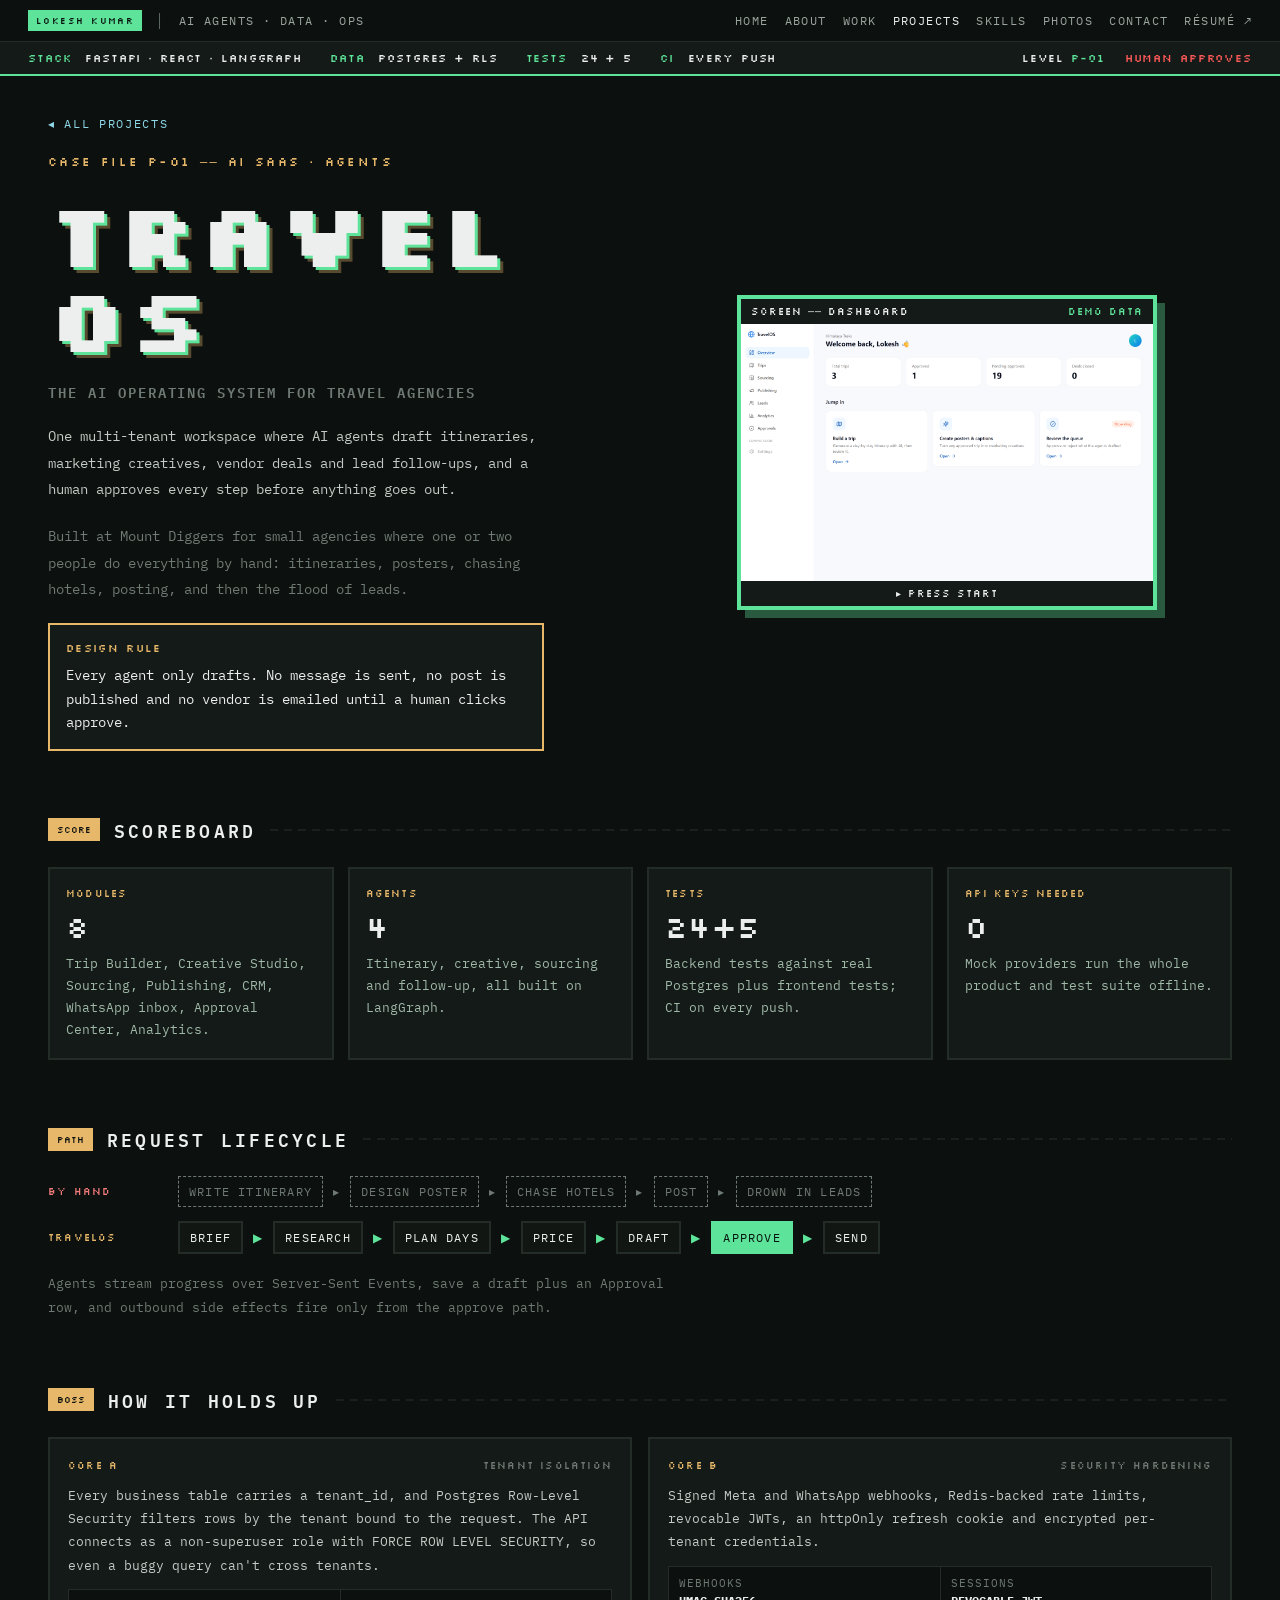
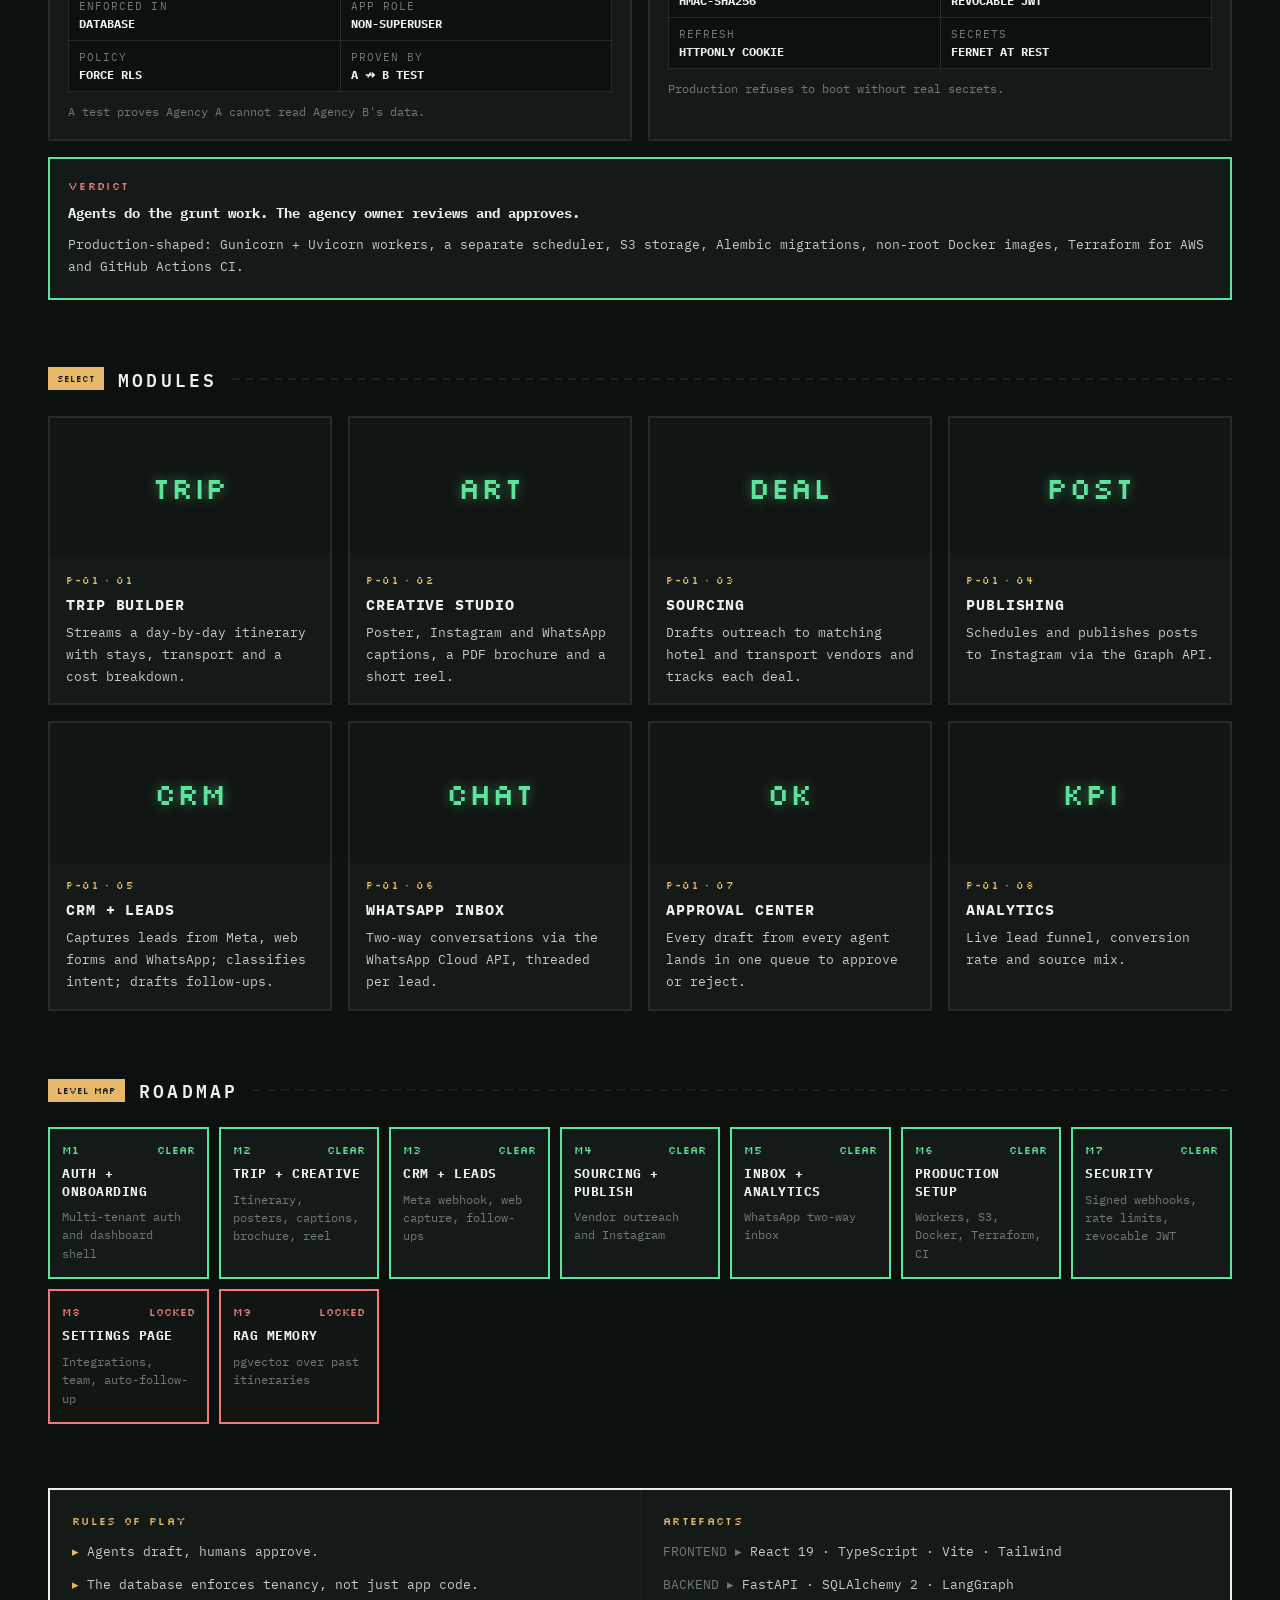
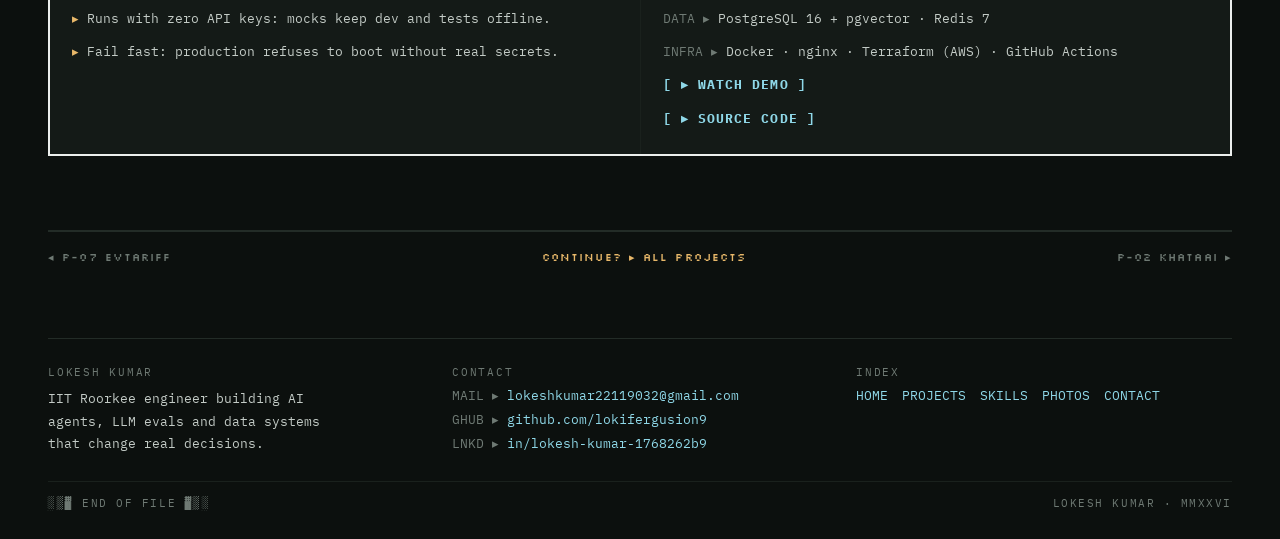
<file: project-travelos.html>
<!DOCTYPE html>
<html lang="en" data-theme="obsidian">
<head>
<meta charset="utf-8">
<meta name="viewport" content="width=device-width, initial-scale=1">
<title>TravelOS — Case file · Lokesh Kumar</title>
<meta name="description" content="Multi-tenant workspace where LangGraph agents draft itineraries, creatives, vendor deals and follow-ups, and a human approves every step.">
<meta name="theme-color" content="#0C100E">
<link rel="icon" href="data:image/svg+xml,%3Csvg xmlns='http://www.w3.org/2000/svg' viewBox='0 0 64 64'%3E%3Crect width='64' height='64' fill='%230E9F55'/%3E%3Ctext x='32' y='42' font-family='monospace' font-size='26' font-weight='700' fill='%23ffffff' text-anchor='middle'%3ELK%3C/text%3E%3C/svg%3E">
<link rel="preconnect" href="https://fonts.googleapis.com">
<link rel="preconnect" href="https://fonts.gstatic.com" crossorigin>
<link href="https://fonts.googleapis.com/css2?family=IBM+Plex+Mono:wght@400;500;600;700&family=Silkscreen:wght@400;700&display=swap" rel="stylesheet">
<link rel="stylesheet" href="assets/site.css">
<link rel="stylesheet" href="assets/case.css">
<link rel="stylesheet" href="assets/theme.css">
</head>
<body>
<div class="nav">
  <div class="l">
    <a class="pill" href="index.html">LOKESH KUMAR</a>
    <span style="color:var(--dim)">│</span>
    <span>AI AGENTS · DATA · OPS</span>
  </div>
  <div class="links">
    <a href="index.html">HOME</a>
    <a href="index.html#about">ABOUT</a>
    <a href="index.html#work">WORK</a>
    <span class="on">PROJECTS</span>
    <a href="index.html#skills">SKILLS</a>
    <a href="index.html#photos">PHOTOS</a>
    <a href="index.html#contact">CONTACT</a>
    <a href="assets/Lokesh-Kumar-Resume.pdf" target="_blank" rel="noopener">RÉSUMÉ ↗</a>
  </div>
</div>

<div class="hud">
  <div class="hl"><span><span class="am">STACK</span>&nbsp; FASTAPI · REACT · LANGGRAPH</span><span><span class="am">DATA</span>&nbsp; POSTGRES + RLS</span><span><span class="am">TESTS</span>&nbsp; 24 + 5</span><span><span class="am">CI</span>&nbsp; EVERY PUSH</span></div>
  <div class="hr"><span>LEVEL <span class="am">P-01</span></span><span class="badge">HUMAN APPROVES</span></div>
</div>

<section class="sec cs title">
  <a class="back" href="projects.html">◂ ALL PROJECTS</a>
  <div class="tgrid">
    <div class="tcol">
      <div class="kick">CASE FILE P-01 ── AI SAAS · AGENTS</div>
      <h1>TRAVEL<br>OS</h1>
      <div class="sub1">THE AI OPERATING SYSTEM FOR TRAVEL AGENCIES</div>
      <p class="lead">One multi-tenant workspace where AI agents draft itineraries, marketing creatives, vendor deals and lead follow-ups, and a human approves every step before anything goes out.</p><p class="">Built at Mount Diggers for small agencies where one or two people do everything by hand: itineraries, posters, chasing hotels, posting, and then the flood of leads.</p>
      <div class="rule"><div class="rk">DESIGN RULE</div><div>Every agent only drafts. No message is sent, no post is published and no vendor is emailed until a human clicks approve.</div></div>
    </div>
    <div class="scol">
      <div class="screen">
          <div class="sbar"><span>SCREEN ── DASHBOARD</span><span class="am">DEMO DATA</span></div>
          <img src="assets/projects/travelos.png" alt="TRAVELOS — AI OPERATING SYSTEM FOR TRAVEL AGENCIES screenshot" loading="eager">
          <div class="sfoot"><span class="blinkx">▸ PRESS START</span></div>
        </div>
    </div>
  </div>
</section>

<section class="sec cs">
  <div class="csh"><span class="tag">SCORE</span><span class="t">SCOREBOARD</span><span class="dash"></span></div>
  <div class="tiles"><div class="tile"><div class="tl">MODULES</div><div class="tv">8</div><div class="td">Trip Builder, Creative Studio, Sourcing, Publishing, CRM, WhatsApp inbox, Approval Center, Analytics.</div></div><div class="tile"><div class="tl">AGENTS</div><div class="tv">4</div><div class="td">Itinerary, creative, sourcing and follow-up, all built on LangGraph.</div></div><div class="tile"><div class="tl">TESTS</div><div class="tv">24+5</div><div class="td">Backend tests against real Postgres plus frontend tests; CI on every push.</div></div><div class="tile"><div class="tl">API KEYS NEEDED</div><div class="tv">0</div><div class="td">Mock providers run the whole product and test suite offline.</div></div></div>
</section>

<section class="sec cs">
  <div class="csh"><span class="tag">PATH</span><span class="t">REQUEST LIFECYCLE</span><span class="dash"></span></div>
  <div class="prow other"><span class="pl">BY HAND</span><span class="blk dash">WRITE ITINERARY</span><span class="arr">▸</span><span class="blk dash">DESIGN POSTER</span><span class="arr">▸</span><span class="blk dash">CHASE HOTELS</span><span class="arr">▸</span><span class="blk dash">POST</span><span class="arr">▸</span><span class="blk dash hot">DROWN IN LEADS</span></div>
  <div class="prow"><span class="pl am">TRAVELOS</span><span class="blk">BRIEF</span><span class="arr">▶</span><span class="blk">RESEARCH</span><span class="arr">▶</span><span class="blk">PLAN DAYS</span><span class="arr">▶</span><span class="blk">PRICE</span><span class="arr">▶</span><span class="blk">DRAFT</span><span class="arr">▶</span><span class="blk hot">APPROVE</span><span class="arr">▶</span><span class="blk">SEND</span></div>
  <p class="pp">Agents stream progress over Server-Sent Events, save a draft plus an Approval row, and outbound side effects fire only from the approve path.</p>
</section>

<section class="sec cs">
  <div class="csh"><span class="tag">BOSS</span><span class="t">HOW IT HOLDS UP</span><span class="dash"></span></div>
  <div class="two"><div class="panel">
        <div class="ck"><span class="am">CORE A</span><span>TENANT ISOLATION</span></div>
        <p>Every business table carries a tenant_id, and Postgres Row-Level Security filters rows by the tenant bound to the request. The API connects as a non-superuser role with FORCE ROW LEVEL SECURITY, so even a buggy query can&#x27;t cross tenants.</p>
        <div class="grid2"><div><span>ENFORCED IN</span><b>DATABASE</b></div><div><span>APP ROLE</span><b>NON-SUPERUSER</b></div><div><span>POLICY</span><b>FORCE RLS</b></div><div><span>PROVEN BY</span><b>A ↛ B TEST</b></div></div>
        <div class="cn">A test proves Agency A cannot read Agency B&#x27;s data.</div>
      </div><div class="panel">
        <div class="ck"><span class="am">CORE B</span><span>SECURITY HARDENING</span></div>
        <p>Signed Meta and WhatsApp webhooks, Redis-backed rate limits, revocable JWTs, an httpOnly refresh cookie and encrypted per-tenant credentials.</p>
        <div class="grid2"><div><span>WEBHOOKS</span><b>HMAC-SHA256</b></div><div><span>SESSIONS</span><b>REVOCABLE JWT</b></div><div><span>REFRESH</span><b>HTTPONLY COOKIE</b></div><div><span>SECRETS</span><b>FERNET AT REST</b></div></div>
        <div class="cn">Production refuses to boot without real secrets.</div>
      </div></div>
  
  <div class="verdict"><div class="vcol"><div class="vk red">VERDICT</div><div class="vh">Agents do the grunt work. The agency owner reviews and approves.</div><div class="vp">Production-shaped: Gunicorn + Uvicorn workers, a separate scheduler, S3 storage, Alembic migrations, non-root Docker images, Terraform for AWS and GitHub Actions CI.</div></div></div>
</section>

<section class="sec cs">
  <div class="csh"><span class="tag">SELECT</span><span class="t">MODULES</span><span class="dash"></span></div>
  <div class="subs"><div class="sub"><div class="sart">TRIP</div><div class="sbd"><div class="sk">P-01 · 01</div><div class="sh2">TRIP BUILDER</div><p>Streams a day-by-day itinerary with stays, transport and a cost breakdown.</p></div></div><div class="sub"><div class="sart">ART</div><div class="sbd"><div class="sk">P-01 · 02</div><div class="sh2">CREATIVE STUDIO</div><p>Poster, Instagram and WhatsApp captions, a PDF brochure and a short reel.</p></div></div><div class="sub"><div class="sart">DEAL</div><div class="sbd"><div class="sk">P-01 · 03</div><div class="sh2">SOURCING</div><p>Drafts outreach to matching hotel and transport vendors and tracks each deal.</p></div></div><div class="sub"><div class="sart">POST</div><div class="sbd"><div class="sk">P-01 · 04</div><div class="sh2">PUBLISHING</div><p>Schedules and publishes posts to Instagram via the Graph API.</p></div></div><div class="sub"><div class="sart">CRM</div><div class="sbd"><div class="sk">P-01 · 05</div><div class="sh2">CRM + LEADS</div><p>Captures leads from Meta, web forms and WhatsApp; classifies intent; drafts follow-ups.</p></div></div><div class="sub"><div class="sart">CHAT</div><div class="sbd"><div class="sk">P-01 · 06</div><div class="sh2">WHATSAPP INBOX</div><p>Two-way conversations via the WhatsApp Cloud API, threaded per lead.</p></div></div><div class="sub"><div class="sart">OK</div><div class="sbd"><div class="sk">P-01 · 07</div><div class="sh2">APPROVAL CENTER</div><p>Every draft from every agent lands in one queue to approve or reject.</p></div></div><div class="sub"><div class="sart">KPI</div><div class="sbd"><div class="sk">P-01 · 08</div><div class="sh2">ANALYTICS</div><p>Live lead funnel, conversion rate and source mix.</p></div></div></div>
</section>
<section class="sec cs">
  <div class="csh"><span class="tag">LEVEL MAP</span><span class="t">ROADMAP</span><span class="dash"></span></div>
  <div class="miles"><div class="mile clear"><div class="mh"><span>M1</span><span>CLEAR</span></div><div class="mn">AUTH + ONBOARDING</div><div class="md">Multi-tenant auth and dashboard shell</div></div><div class="mile clear"><div class="mh"><span>M2</span><span>CLEAR</span></div><div class="mn">TRIP + CREATIVE</div><div class="md">Itinerary, posters, captions, brochure, reel</div></div><div class="mile clear"><div class="mh"><span>M3</span><span>CLEAR</span></div><div class="mn">CRM + LEADS</div><div class="md">Meta webhook, web capture, follow-ups</div></div><div class="mile clear"><div class="mh"><span>M4</span><span>CLEAR</span></div><div class="mn">SOURCING + PUBLISH</div><div class="md">Vendor outreach and Instagram</div></div><div class="mile clear"><div class="mh"><span>M5</span><span>CLEAR</span></div><div class="mn">INBOX + ANALYTICS</div><div class="md">WhatsApp two-way inbox</div></div><div class="mile clear"><div class="mh"><span>M6</span><span>CLEAR</span></div><div class="mn">PRODUCTION SETUP</div><div class="md">Workers, S3, Docker, Terraform, CI</div></div><div class="mile clear"><div class="mh"><span>M7</span><span>CLEAR</span></div><div class="mn">SECURITY</div><div class="md">Signed webhooks, rate limits, revocable JWT</div></div><div class="mile locked"><div class="mh"><span>M8</span><span>LOCKED</span></div><div class="mn">SETTINGS PAGE</div><div class="md">Integrations, team, auto-follow-up</div></div><div class="mile locked"><div class="mh"><span>M9</span><span>LOCKED</span></div><div class="mn">RAG MEMORY</div><div class="md">pgvector over past itineraries</div></div></div>
</section>
<section class="sec cs">
  <div class="rules">
    <div class="rcol"><div class="vk am">RULES OF PLAY</div><div class="rl"><div><span class="am">▸ </span>Agents draft, humans approve.</div><div><span class="am">▸ </span>The database enforces tenancy, not just app code.</div><div><span class="am">▸ </span>Runs with zero API keys: mocks keep dev and tests offline.</div><div><span class="am">▸ </span>Fail fast: production refuses to boot without real secrets.</div></div></div>
    <div class="rcol"><div class="vk am">ARTEFACTS</div><div class="rl"><div><span class="mu">FRONTEND ▸ </span>React 19 · TypeScript · Vite · Tailwind</div><div><span class="mu">BACKEND ▸ </span>FastAPI · SQLAlchemy 2 · LangGraph</div><div><span class="mu">DATA ▸ </span>PostgreSQL 16 + pgvector · Redis 7</div><div><span class="mu">INFRA ▸ </span>Docker · nginx · Terraform (AWS) · GitHub Actions</div><div><a href="https://youtu.be/PpgBPFzQpV8" target="_blank" rel="noopener noreferrer">[ ▸ WATCH DEMO ]</a></div><div><a href="https://github.com/lokifergusion9/Travel-OS" target="_blank" rel="noopener noreferrer">[ ▸ SOURCE CODE ]</a></div></div></div>
  </div>
</section>

<div class="foot cfoot">
  <div class="cnav">
    <a href="project-ev-tariff.html">◂ P-07 EVTARIFF</a>
    <a class="am" href="projects.html">CONTINUE? ▸ ALL PROJECTS</a>
    <a href="project-khataai.html">P-02 KHATAAI ▸</a>
  </div>
</div>
<div class="foot">
  <div class="g">
    <div><div class="h">LOKESH KUMAR</div><div class="bl">IIT Roorkee engineer building AI agents, LLM evals and data systems that change real decisions.</div></div>
    <div>
      <div class="h">CONTACT</div>
      <div><span class="pre">MAIL ▸ </span><a href="mailto:lokeshkumar22119032@gmail.com">lokeshkumar22119032@gmail.com</a></div>
      <div><span class="pre">GHUB ▸ </span><a href="https://github.com/lokifergusion9" target="_blank" rel="noopener noreferrer">github.com/lokifergusion9</a></div>
      <div><span class="pre">LNKD ▸ </span><a href="https://www.linkedin.com/in/lokesh-kumar-1768262b9/" target="_blank" rel="noopener noreferrer">in/lokesh-kumar-1768262b9</a></div>
    </div>
    <div>
      <div class="h">INDEX</div>
      <div class="foot-links"><a href="index.html">HOME</a><a href="projects.html">PROJECTS</a><a href="index.html#skills">SKILLS</a><a href="index.html#photos">PHOTOS</a><a href="index.html#contact">CONTACT</a></div>
    </div>
  </div>
  <div class="eof"><span>░▒▓ END OF FILE ▓▒░</span><span>LOKESH KUMAR · MMXXVI</span></div>
</div>

</body>
</html>
</file>
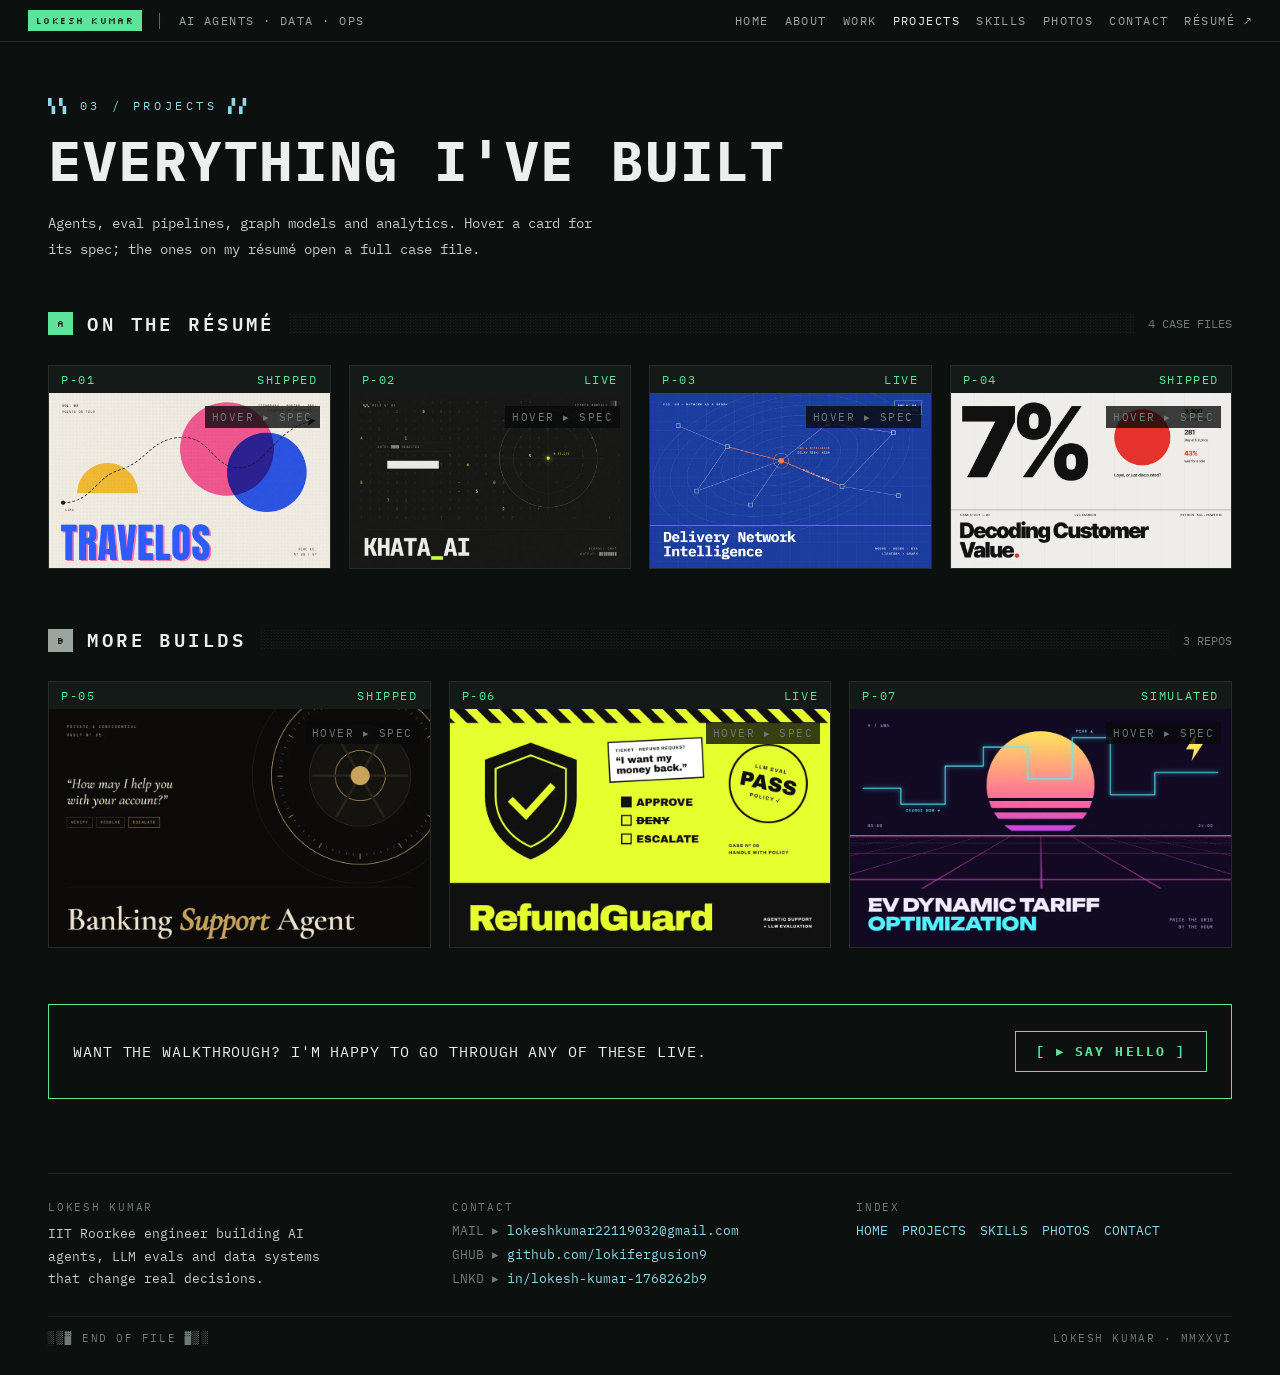
<file: projects.html>
<!DOCTYPE html>
<html lang="en" data-theme="obsidian">
<head>
<meta charset="utf-8">
<meta name="viewport" content="width=device-width, initial-scale=1">
<title>Projects — Lokesh Kumar</title>
<meta name="description" content="Every project Lokesh Kumar has built: AI agents, LLM evals, graph ML and analytics.">
<meta name="theme-color" content="#0C100E">
<link rel="icon" href="data:image/svg+xml,%3Csvg xmlns='http://www.w3.org/2000/svg' viewBox='0 0 64 64'%3E%3Crect width='64' height='64' fill='%230E9F55'/%3E%3Ctext x='32' y='42' font-family='monospace' font-size='26' font-weight='700' fill='%23ffffff' text-anchor='middle'%3ELK%3C/text%3E%3C/svg%3E">
<link rel="preconnect" href="https://fonts.googleapis.com">
<link rel="preconnect" href="https://fonts.gstatic.com" crossorigin>
<link href="https://fonts.googleapis.com/css2?family=IBM+Plex+Mono:wght@400;500;600;700&family=Silkscreen:wght@400;700&display=swap" rel="stylesheet">
<link rel="stylesheet" href="assets/site.css">
<link rel="stylesheet" href="assets/theme.css">
</head>
<body>
<div class="nav">
  <div class="l">
    <a class="pill" href="index.html">LOKESH KUMAR</a>
    <span style="color:var(--dim)">│</span>
    <span>AI AGENTS · DATA · OPS</span>
  </div>
  <div class="links">
    <a href="index.html">HOME</a>
    <a href="index.html#about">ABOUT</a>
    <a href="index.html#work">WORK</a>
    <span class="on">PROJECTS</span>
    <a href="index.html#skills">SKILLS</a>
    <a href="index.html#photos">PHOTOS</a>
    <a href="index.html#contact">CONTACT</a>
    <a href="assets/Lokesh-Kumar-Resume.pdf" target="_blank" rel="noopener">RÉSUMÉ ↗</a>
  </div>
</div>

<section class="sec phead" style="padding-top:56px">
  <div class="kk">▚▚ 03 / PROJECTS ▞▞</div>
  <h1>EVERYTHING I'VE BUILT</h1>
  <p>Agents, eval pipelines, graph models and analytics. Hover a card for its spec; the ones on my résumé open a full case file.</p>
</section>

<section class="sec" style="padding-top:46px">
  <div class="sh"><span class="num">A</span><span class="t">ON THE RÉSUMÉ</span><span class="fill" aria-hidden="true">░░░░░░░░░░░░░░░░░░░░░░░░░░░░░░░░░░░░░░░░░░░░░░░░░░░░░░░░░░░░░░░░░░░░░░░░░░░░░░░░░░░░░░░░░░░░░░░░░░░░</span><span class="count">4 CASE FILES</span></div>
  <div class="cards list">
    <div class="card poster lcard" tabindex="0">
      <div class="lbar"><span>P-01</span><span>SHIPPED</span></div>
      <div class="face"><img src="assets/posters/travelos.webp" alt="TRAVELOS — AI OPERATING SYSTEM FOR TRAVEL AGENCIES poster" loading="lazy" width="960" height="600"></div>
      <span class="hint"><span class="h">HOVER ▸ SPEC</span><span class="t">TAP ▸ SPEC</span></span>
      <div class="spec">
        <div class="sb">SPEC ── P-01</div>
        <div class="ti">TRAVELOS — AI OPERATING SYSTEM FOR TRAVEL AGENCIES</div>
        <div class="tg">AI SAAS · AGENTS</div>
        <p>Multi-tenant workspace where LangGraph agents draft itineraries, creatives, vendor deals and follow-ups, and a human approves every step.</p>
        <div class="kpis"><span>HUMAN-IN-THE-LOOP</span><span>RLS TENANCY</span><span>24 + 5 TESTS</span></div>
        <div class="op"><a href="project-travelos.html">[ ▸ OPEN CASE FILE ]</a><a href="https://youtu.be/PpgBPFzQpV8" target="_blank" rel="noopener noreferrer">DEMO VIDEO ▸</a><a href="https://github.com/lokifergusion9/Travel-OS" target="_blank" rel="noopener noreferrer">CODE ▸</a></div>
      </div>
    </div>
    <div class="card poster lcard" tabindex="0">
      <div class="lbar"><span>P-02</span><span>LIVE</span></div>
      <div class="face"><img src="assets/posters/khataai.webp" alt="KHATAAI — WHATSAPP PAYMENT EXTRACTION PIPELINE poster" loading="lazy" width="960" height="600"></div>
      <span class="hint"><span class="h">HOVER ▸ SPEC</span><span class="t">TAP ▸ SPEC</span></span>
      <div class="spec">
        <div class="sb">SPEC ── P-02</div>
        <div class="ti">KHATAAI — WHATSAPP PAYMENT EXTRACTION PIPELINE</div>
        <div class="tg">LLM · AGENTS · EVALS</div>
        <p>LangGraph + MCP pipeline turning WhatsApp payment messages into a 10-field Sheets ledger, with exactly-once processing.</p>
        <div class="kpis"><span>94.8% → 100% HELD-OUT</span><span>92-MSG EVAL SUITE</span></div>
        <div class="op"><a href="project-khataai.html">[ ▸ OPEN CASE FILE ]</a><a href="https://mcp-financial-automation-37ajappgn996heqhqhrsq4h.streamlit.app/" target="_blank" rel="noopener noreferrer">LIVE DEMO ▸</a><a href="https://youtu.be/FgMooejUDas" target="_blank" rel="noopener noreferrer">DEMO VIDEO ▸</a><a href="https://github.com/lokifergusion9/Khata-AI" target="_blank" rel="noopener noreferrer">CODE ▸</a></div>
      </div>
    </div>
    <div class="card poster lcard" tabindex="0">
      <div class="lbar"><span>P-03</span><span>LIVE</span></div>
      <div class="face"><img src="assets/posters/eta-graph.webp" alt="GRAPH-BASED DELHIVERY ETA OPTIMIZATION poster" loading="lazy" width="960" height="600"></div>
      <span class="hint"><span class="h">HOVER ▸ SPEC</span><span class="t">TAP ▸ SPEC</span></span>
      <div class="spec">
        <div class="sb">SPEC ── P-03</div>
        <div class="ti">GRAPH-BASED DELHIVERY ETA OPTIMIZATION</div>
        <div class="tg">SUPPLY CHAIN · GRAPH ML</div>
        <p>144,867 shipment scans as a 1,657-hub graph; node2vec and centrality features in a LightGBM ETA model.</p>
        <div class="kpis"><span>MAE 107 → 32 MIN</span><span>5% → 46% WITHIN 15%</span></div>
        <div class="op"><a href="project-eta-graph.html">[ ▸ OPEN CASE FILE ]</a><a href="https://delivery-network-intelligence-sjdj5m77kgdkvbmgqhy9yo.streamlit.app/" target="_blank" rel="noopener noreferrer">LIVE DEMO ▸</a><a href="https://github.com/lokifergusion9/delivery-network-intelligence" target="_blank" rel="noopener noreferrer">CODE ▸</a></div>
      </div>
    </div>
    <div class="card poster lcard" tabindex="0">
      <div class="lbar"><span>P-04</span><span>SHIPPED</span></div>
      <div class="face"><img src="assets/posters/customer-value.webp" alt="DECODING CUSTOMER VALUE — SQL RETENTION STRATEGY poster" loading="lazy" width="960" height="600"></div>
      <span class="hint"><span class="h">HOVER ▸ SPEC</span><span class="t">TAP ▸ SPEC</span></span>
      <div class="spec">
        <div class="sb">SPEC ── P-04</div>
        <div class="ti">DECODING CUSTOMER VALUE — SQL RETENTION STRATEGY</div>
        <div class="tg">BUSINESS · BI</div>
        <p>3,900 D2C customers in 5 loyalty tiers via MySQL CTEs; discounts drove zero lift, exposing 43% of revenue as promo-reliant.</p>
        <div class="kpis"><span>$99K PROMO-RELIANT</span><span>281 LOYALISTS</span></div>
        <div class="op"><a href="project-customer-value.html">[ ▸ OPEN CASE FILE ]</a><a href="https://lokifergusion9.github.io/decoding-customer-value/founder_dashboard.html" target="_blank" rel="noopener noreferrer">DASHBOARD ▸</a><a href="https://github.com/lokifergusion9/decoding-customer-value" target="_blank" rel="noopener noreferrer">CODE ▸</a></div>
      </div>
    </div>
  </div>
</section>

<section class="sec" style="padding-top:56px">
  <div class="sh"><span class="num" style="background:var(--mid)">B</span><span class="t">MORE BUILDS</span><span class="fill" aria-hidden="true">░░░░░░░░░░░░░░░░░░░░░░░░░░░░░░░░░░░░░░░░░░░░░░░░░░░░░░░░░░░░░░░░░░░░░░░░░░░░░░░░░░░░░░░░░░░░░░░░░░░░</span><span class="count">3 REPOS</span></div>
  <div class="cards list">
    <div class="card poster lcard" tabindex="0">
      <div class="lbar"><span>P-05</span><span>SHIPPED</span></div>
      <div class="face"><img src="assets/posters/securebank.webp" alt="SECUREBANK — MULTI-AGENT BANKING SUPPORT poster" loading="lazy" width="960" height="600"></div>
      <span class="hint"><span class="h">HOVER ▸ SPEC</span><span class="t">TAP ▸ SPEC</span></span>
      <div class="spec">
        <div class="sb">SPEC ── P-05</div>
        <div class="ti">SECUREBANK — MULTI-AGENT BANKING SUPPORT</div>
        <div class="tg">AGENTS · RAG</div>
        <p>Router sends each message to an FAQ, account, card or escalation agent; re-ranked retrieval over the bank&#x27;s PDFs, PII masked before any model.</p>
        <div class="kpis"><span>28/28 E2E EVALS</span><span>94% HIT@4</span><span>70+ TESTS</span></div>
        <div class="op"><a href="project-securebank.html">[ ▸ OPEN CASE FILE ]</a><a href="https://github.com/lokifergusion9/Banking-Support-Agent" target="_blank" rel="noopener noreferrer">CODE ▸</a></div>
      </div>
    </div>
    <div class="card poster lcard" tabindex="0">
      <div class="lbar"><span>P-06</span><span>LIVE</span></div>
      <div class="face"><img src="assets/posters/refundguard.webp" alt="REFUNDGUARD — AGENTIC SUPPORT WITH LLM EVALUATION poster" loading="lazy" width="960" height="600"></div>
      <span class="hint"><span class="h">HOVER ▸ SPEC</span><span class="t">TAP ▸ SPEC</span></span>
      <div class="spec">
        <div class="sb">SPEC ── P-06</div>
        <div class="ti">REFUNDGUARD — AGENTIC SUPPORT WITH LLM EVALUATION</div>
        <div class="tg">AGENTS · EVALS</div>
        <p>The model proposes and ordinary code decides: no refund is issued without a human approval tied to one exact proposal. An eval platform runs 50 versioned tasks with injected faults.</p>
        <div class="kpis"><span>NO REFUND WITHOUT APPROVAL</span><span>50 EVAL TASKS</span><span>911 TESTS IN CI</span></div>
        <div class="op"><a href="project-refundguard.html">[ ▸ OPEN CASE FILE ]</a><a href="https://youtu.be/hQBA3s7u2V0" target="_blank" rel="noopener noreferrer">DEMO VIDEO ▸</a><a href="https://refundguard-z5ni.onrender.com/demo" target="_blank" rel="noopener noreferrer">LIVE DEMO ▸</a><a href="https://github.com/lokifergusion9/RefundGuard-Agentic-Customer-Support-with-LLM-Evaluation" target="_blank" rel="noopener noreferrer">CODE ▸</a></div>
      </div>
    </div>
    <div class="card poster lcard" tabindex="0">
      <div class="lbar"><span>P-07</span><span>SIMULATED</span></div>
      <div class="face"><img src="assets/posters/ev-tariff.webp" alt="AGENTIC DYNAMIC TARIFF FOR EV CHARGING poster" loading="lazy" width="960" height="600"></div>
      <span class="hint"><span class="h">HOVER ▸ SPEC</span><span class="t">TAP ▸ SPEC</span></span>
      <div class="spec">
        <div class="sb">SPEC ── P-07</div>
        <div class="ti">AGENTIC DYNAMIC TARIFF FOR EV CHARGING</div>
        <div class="tg">OPTIMIZATION · AGENTS</div>
        <p>Three agents forecast demand, set a dynamic ₹/kWh tariff and learn from simulated outcomes on Caltech ACN-Data.</p>
        <div class="kpis"><span>+8.2% REVENUE</span><span>−22% PEAK WAIT</span></div>
        <div class="op"><a href="project-ev-tariff.html">[ ▸ OPEN CASE FILE ]</a><a href="https://github.com/lokifergusion9/EV-dynamic-tariff-optimization" target="_blank" rel="noopener noreferrer">CODE ▸</a></div>
      </div>
    </div>
  </div>
</section>

<section class="sec" style="padding-top:56px">
  <div class="lcta"><div class="t">WANT THE WALKTHROUGH? I'M HAPPY TO GO THROUGH ANY OF THESE LIVE.</div><a class="cta" href="mailto:lokeshkumar22119032@gmail.com">[ ▸ SAY HELLO ]</a></div>
</section>

<div class="foot">
  <div class="g">
    <div><div class="h">LOKESH KUMAR</div><div class="bl">IIT Roorkee engineer building AI agents, LLM evals and data systems that change real decisions.</div></div>
    <div>
      <div class="h">CONTACT</div>
      <div><span class="pre">MAIL ▸ </span><a href="mailto:lokeshkumar22119032@gmail.com">lokeshkumar22119032@gmail.com</a></div>
      <div><span class="pre">GHUB ▸ </span><a href="https://github.com/lokifergusion9" target="_blank" rel="noopener noreferrer">github.com/lokifergusion9</a></div>
      <div><span class="pre">LNKD ▸ </span><a href="https://www.linkedin.com/in/lokesh-kumar-1768262b9/" target="_blank" rel="noopener noreferrer">in/lokesh-kumar-1768262b9</a></div>
    </div>
    <div>
      <div class="h">INDEX</div>
      <div class="foot-links"><a href="index.html">HOME</a><a href="projects.html">PROJECTS</a><a href="index.html#skills">SKILLS</a><a href="index.html#photos">PHOTOS</a><a href="index.html#contact">CONTACT</a></div>
    </div>
  </div>
  <div class="eof"><span>░▒▓ END OF FILE ▓▒░</span><span>LOKESH KUMAR · MMXXVI</span></div>
</div>
<script>
// Touch screens have no hover: first tap opens a card's spec, tapping outside closes it.
(function () {
  if (!matchMedia('(hover: none)').matches) return;
  var cards = document.querySelectorAll('.card');
  cards.forEach(function (c) {
    c.addEventListener('click', function (e) {
      if (!c.classList.contains('open')) { e.preventDefault(); cards.forEach(function (o) { o.classList.remove('open'); }); c.classList.add('open'); }
    });
  });
  document.addEventListener('click', function (e) { if (!e.target.closest('.card')) cards.forEach(function (o) { o.classList.remove('open'); }); });
})();
</script>
</body>
</html>
</file>
<file: assets/site.css>
:root{
  --bg:#F4EFE4;      /* light beige (was #05070A) */
  --scr:#EBE4D4;     /* slightly deeper beige for "screens" */
  --hot:#0E9F55;     /* was #39FF88  (fills, pills) */
  --hotText:#0B7A41; /* readable green text on white */
  --hi:#0C1512;      /* was #D7E0E6  (headings / main text) */
  --body:#3E4A54;    /* was #A8B3BD */
  --mid:#3F7A5A;     /* was #7AAE91 */
  --dim:#6B7680;     /* was #77838E */
  --link:#0077A8;    /* was #00D9FF */
  --frame:#BFD8C9;   /* was #163D2A */
  --rule:#DDD4C2;    /* was #182027 */
  --glyph:#9CC9D1;   /* was #11626F */
  --mono:'IBM Plex Mono',ui-monospace,Consolas,monospace;
  --pix:'Silkscreen',monospace;
}
html,body{margin:0;padding:0;background:var(--bg)}
*{box-sizing:border-box}
html,body{overflow-x:clip}
body{color:var(--hotText);font-family:var(--mono);min-height:100vh;overflow-wrap:break-word;-webkit-font-smoothing:antialiased}
a{color:var(--link);text-decoration:none}
a:hover{color:#fff;background:var(--link)}
::selection{background:var(--hot);color:#fff}
img{max-width:100%}
h1,h2,h3{text-wrap:balance}
p,li{text-wrap:pretty}
:where(a,button,[tabindex]):focus-visible{outline:2px solid currentColor;outline-offset:3px}
@media (prefers-reduced-motion:no-preference){a,.card,.track{transition:color .15s ease,background-color .15s ease,border-color .15s ease}}
@keyframes blink{0%,49%{opacity:1}50%,100%{opacity:0}}
.blink{animation:blink 1s step-end infinite;color:var(--hot)}
@media (prefers-reduced-motion:reduce){.blink{animation:none}}

/* nav */
.nav{position:sticky;top:0;z-index:40;display:flex;flex-wrap:wrap;align-items:center;justify-content:space-between;gap:12px 24px;padding:10px 28px;background:var(--bg);border-bottom:1px solid var(--frame);font-size:12px;letter-spacing:.12em}
.nav .l{display:flex;align-items:center;gap:14px;color:var(--mid)}
.pill{color:#fff;background:var(--hot);padding:5px 8px;font-size:9px;font-family:var(--pix)}
.nav .links{display:flex;flex-wrap:wrap;align-items:center;gap:16px}
.nav .links a{color:var(--mid);white-space:nowrap}
.nav .links a:hover{color:#fff}
@media (max-width:760px){.nav{padding:10px 16px}.nav .links{gap:6px 14px}}
@media (pointer:coarse){.nav .links a,.foot-links a{display:inline-block;padding-block:10px}}

.sec{max-width:1240px;margin:0 auto;padding:74px 28px 0}
.frame{border:1px solid var(--frame)}
.bar{display:flex;justify-content:space-between;align-items:center;gap:16px;padding:7px 14px;border-bottom:1px solid var(--frame);font-size:11.5px;letter-spacing:.14em;color:var(--mid)}
.bar .k{color:var(--hi)}

/* hero */
.hero{padding-top:40px}
.hero-canvas{display:flex;justify-content:center;padding:26px 16px;overflow:hidden}
.hero-canvas canvas{display:block;width:100%;max-width:980px;height:auto;image-rendering:pixelated}

/* intro */
.stack{display:grid;grid-template-columns:minmax(0,1.35fr) minmax(0,.65fr);gap:48px;align-items:start}
.kicker{display:flex;align-items:center;gap:12px;margin:0 0 20px;font-size:15px;letter-spacing:.2em;font-weight:700;color:var(--hi)}
.kicker .tri{color:var(--hot)}
.intro p{max-width:62ch;font-size:14px;line-height:1.9;color:var(--body);margin:0 0 16px}
.intro p.last{color:var(--mid);margin-bottom:28px}
.intro b{color:var(--hi);font-weight:600}
.ctas{display:flex;gap:14px;flex-wrap:wrap}
.cta{border:1px solid var(--hot);padding:11px 20px;font-size:13px;letter-spacing:.16em;font-weight:700;color:var(--hotText)}
.cta.sec2{border-color:var(--frame);color:var(--mid);font-weight:400}
.cta:hover{background:var(--hot);color:#fff;border-color:var(--hot)}
.status{font-size:12px}
.status .head{background:var(--hot);color:#fff;padding:5px 12px;font-weight:800;letter-spacing:.16em;display:flex;justify-content:space-between}
.status .body{padding:16px 14px;display:grid;gap:11px}
.status .row{display:flex;justify-content:space-between;gap:12px}
.status .row span:first-child{color:var(--mid)}
.status .row span:last-child{color:var(--hi);text-align:right}
.status .div{height:1px;background:var(--dim);opacity:.5}
.status .note{color:var(--mid);line-height:1.8}
.status .open{color:var(--hi);display:flex;align-items:center;gap:9px;font-size:13px}

/* section heads */
.sh{display:flex;align-items:center;gap:14px;margin-bottom:26px}
.sh .num{color:#fff;background:var(--hot);padding:6px 9px;font-size:9px;letter-spacing:.04em;font-family:var(--pix)}
.sh .t{font-size:19px;font-weight:600;letter-spacing:.18em;color:var(--hi);white-space:nowrap}
.sh .fill{flex:1;color:var(--glyph);overflow:hidden;white-space:nowrap}
.sh a{font-size:12px;letter-spacing:.14em;white-space:nowrap}

/* tracks */
.tracks{display:grid;grid-template-columns:repeat(auto-fit,minmax(300px,1fr));gap:20px}
.track{border:1px solid var(--frame);padding:20px 18px;display:grid;gap:12px;align-content:start}
.track:hover{border-color:var(--hot)}
.track .lb{font-size:11px;letter-spacing:.18em;color:var(--dim)}
.track .v{font-size:15px;font-weight:700;letter-spacing:.1em;color:var(--hi)}
.track p{margin:0;font-size:13px;line-height:1.85;color:var(--body)}

/* plate */
.plate{display:grid;grid-template-columns:minmax(0,.8fr) minmax(0,1.2fr)}
.plate .art{display:flex;justify-content:center;align-items:center;min-height:460px;padding:20px 16px;border-right:1px solid var(--rule);background:var(--scr);overflow:hidden}
.plate .art img{width:100%;max-width:340px;aspect-ratio:4/5;object-fit:cover;object-position:58% 50%;height:auto;filter:grayscale(1) contrast(1.08);mix-blend-mode:multiply;border:1px solid var(--frame)}
.plate .txt{padding:32px 30px;display:grid;gap:18px;align-content:center}
.plate .sub{font-size:11px;letter-spacing:.24em;color:var(--dim)}
.plate .h{font-size:clamp(24px,3vw,38px);font-weight:800;letter-spacing:.02em;color:var(--hi);line-height:1.1}
.plate p{margin:0;font-size:13.5px;line-height:1.95;color:var(--body);max-width:56ch}
.plate p.last{color:var(--mid)}
.plate b{color:var(--hi);font-weight:600}
.mottos{display:flex;flex-wrap:wrap;gap:10px 24px;font-size:11px;letter-spacing:.14em;color:var(--dim);padding-top:4px}
.mottos span{white-space:nowrap}
.pfoot{display:flex;justify-content:space-between;gap:16px;padding:7px 14px;border-top:1px solid var(--frame);font-size:11px;letter-spacing:.12em;color:var(--dim)}
.pfoot span:last-child{color:var(--mid)}

/* experience */
.job{border:1px solid var(--frame);margin-bottom:18px}
.job:hover{border-color:var(--hot)}
.job .in{padding:20px 18px;display:grid;gap:10px}
.job .role{font-size:16px;font-weight:700;letter-spacing:.06em;color:var(--hi)}
.job .ctx{font-size:12px;letter-spacing:.12em;color:var(--dim)}
.grp{font-size:11px;letter-spacing:.18em;color:var(--mid);margin-top:6px}
.ticks{list-style:none;margin:0;padding:0;display:grid;gap:8px}
.ticks li{position:relative;padding-left:22px;font-size:13.5px;line-height:1.8;color:var(--body)}
.ticks li::before{content:"▸";position:absolute;left:2px;color:var(--hot)}
.ticks b{color:var(--hi);font-weight:600}

/* projects */
.cards{display:grid;grid-template-columns:repeat(auto-fit,minmax(260px,1fr));gap:18px}
.card{position:relative;height:300px;border:1px solid var(--frame);background:var(--scr);overflow:hidden;cursor:default}
.card:hover,.card:focus-within,.card.open{border-color:var(--hot)}
.card .no{position:absolute;top:12px;left:14px;font-size:11px;letter-spacing:.14em;color:var(--dim)}
.card .face{position:absolute;inset:0;display:grid;place-items:center;padding:24px 16px}
.card .nm{font-family:var(--pix);font-size:clamp(30px,3.4vw,42px);line-height:1.05;color:var(--hi);text-align:center}
.card .nm span{display:block;color:var(--hot)}
.card .hint{position:absolute;bottom:12px;right:14px;font-size:10.5px;letter-spacing:.14em;color:var(--dim)}
.card .hint .t{display:none}
@media (hover:none){.card .hint .h{display:none}.card .hint .t{display:inline}}
.card .spec{position:absolute;inset:0;display:grid;gap:9px;align-content:end;padding:18px 16px;background:linear-gradient(to top,rgba(244,239,228,.99) 0%,rgba(244,239,228,.96) 65%,rgba(244,239,228,.9) 100%);opacity:0;visibility:hidden;transition:opacity .2s,visibility .2s;overflow:auto}
.card:hover .spec,.card:focus-within .spec,.card.open .spec{opacity:1;visibility:visible}
.spec .sb{font-size:10.5px;letter-spacing:.18em;color:var(--dim)}
.spec .ti{font-size:14px;font-weight:700;letter-spacing:.05em;color:var(--hi);line-height:1.35}
.spec .tg{font-size:10.5px;letter-spacing:.14em;color:var(--mid)}
.spec p{margin:0;font-size:12.5px;line-height:1.75;color:var(--body)}
.kpis{display:flex;flex-wrap:wrap;gap:4px 12px;font-size:11px;letter-spacing:.04em;color:var(--hotText)}
.kpis span::before{content:"■ ";color:var(--hot)}
.kpis span.r{color:#B4532A}
.kpis span.r::before{color:#B4532A}
.spec .st{font-size:10.5px;letter-spacing:.06em;color:var(--dim)}
.spec .op{display:flex;gap:16px;font-size:11px;letter-spacing:.14em;font-weight:700;padding-top:2px}

/* photos */
.gal{display:grid;grid-template-columns:repeat(auto-fit,minmax(260px,1fr));gap:18px}
.ph{border:1px solid var(--frame);margin:0}
.ph:hover{border-color:var(--hot)}
.ph .bar{font-size:10.5px}
.ph .img{position:relative;aspect-ratio:4/3;background:var(--scr);overflow:hidden;display:grid;place-items:center}
.ph .img::before{content:"▓▒░ NO SIGNAL ░▒▓";font-size:11px;letter-spacing:.16em;color:var(--dim)}
.ph img{position:absolute;inset:0;width:100%;height:100%;object-fit:cover;filter:grayscale(1) sepia(.25) contrast(1.05);transition:filter .3s ease,transform .5s ease}
.ph:hover img{filter:none;transform:scale(1.03)}
.ph figcaption{display:flex;justify-content:space-between;gap:12px;padding:8px 14px;border-top:1px solid var(--frame);font-size:11px;letter-spacing:.12em;color:var(--dim)}
.ph figcaption span:first-child{color:var(--hi)}
.more{border:1px dashed var(--frame);display:grid;align-content:center;justify-items:center;gap:10px;min-height:300px;padding:18px 16px;text-align:center;color:var(--hotText)}
.more:hover{border-style:solid;border-color:var(--hot);background:transparent;color:var(--hotText)}
.more .a{font-size:13px;letter-spacing:.14em;color:var(--mid)}
.more .b{font-size:15px;font-weight:700;letter-spacing:.16em;color:var(--hi)}

/* skills (research-areas style) */
.areas{display:grid;grid-template-columns:repeat(auto-fit,minmax(320px,1fr));gap:0 40px;font-size:13px}
.area{display:grid;grid-template-columns:auto 1fr;gap:12px;align-items:baseline;padding:13px 0;border-bottom:1px solid var(--rule);color:var(--hi)}
.area .c{color:var(--dim)}
.area .n{font-weight:600;letter-spacing:.1em}
.area .i{grid-column:2;color:var(--body);font-size:12.5px;line-height:1.8}

/* log (news style) */
.log{display:grid;border-top:1px solid var(--rule)}
.log .r{display:grid;grid-template-columns:150px minmax(0,1fr) auto;gap:20px;align-items:baseline;padding:15px 4px;border-bottom:1px solid var(--rule);color:var(--hi);font-size:13.5px}
.log .r .d{color:var(--dim);font-size:12px}
.log .r .x{color:var(--body);font-size:12.5px;line-height:1.8;display:block;margin-top:4px}
.log .r .tag{color:var(--mid);font-size:11px;letter-spacing:.12em;white-space:nowrap}
@media (max-width:760px){.log .r{grid-template-columns:minmax(0,1fr)}.log .r .tag{display:none}}

/* contact (join style) */
.join{border:1px solid var(--hot);display:grid;grid-template-columns:repeat(auto-fit,minmax(320px,1fr))}
.join .a{padding:30px 26px;border-right:1px solid var(--rule)}
.join .kk{font-size:12px;letter-spacing:.18em;color:var(--dim);margin-bottom:14px}
.join .hh{font-size:26px;font-weight:700;letter-spacing:.06em;color:var(--hi);margin-bottom:16px}
.join p{margin:0 0 22px;font-size:14px;line-height:1.9;color:var(--body);max-width:50ch}
.join .b{padding:30px 26px;display:grid;gap:12px;align-content:start;font-size:13px}
.join .q{display:flex;justify-content:space-between;gap:16px}
.join .q span:first-child{color:var(--hi)}
.join .q span:last-child{color:var(--hotText);font-weight:600}

/* footer */
.foot{max-width:1240px;margin:74px auto 0;padding:0 28px}
.foot .g{border-top:1px solid var(--frame);padding:26px 0;display:grid;grid-template-columns:repeat(auto-fit,minmax(220px,1fr));gap:28px;font-size:12.5px}
.foot .g > div{display:grid;gap:8px;align-content:start}
.foot .h{color:var(--dim);letter-spacing:.16em;font-size:11px}
.foot .bl{color:var(--body);line-height:1.8;max-width:34ch}
.foot .pre{color:var(--dim)}
.foot-links{display:flex;flex-wrap:wrap;gap:6px 14px}
.foot-links a{color:var(--mid)}
.foot-links a:hover{color:#fff}
.eof{border-top:1px solid var(--rule);padding:14px 0 30px;display:flex;justify-content:space-between;flex-wrap:wrap;gap:14px;font-size:11px;letter-spacing:.14em;color:var(--dim)}

@media (max-width:760px){
  p{font-size:16px!important}
  .sec{padding:56px 16px 0}
  .hero{padding-top:24px}
  .stack,.plate{grid-template-columns:minmax(0,1fr)!important;gap:28px}
  .plate .art{min-height:0;border-right:0;border-bottom:1px solid var(--rule)}
  .cards,.tracks,.areas{grid-template-columns:minmax(0,1fr)}
  .sh .t{font-size:15px;letter-spacing:.12em}
  .foot{padding:0 16px}
}

/* ---- added: 4-up row, all-projects bar, nav state, listing page ---- */
.nav .links .on{color:var(--hi)}
a.pill:hover{color:#fff;background:var(--hot)}
.cards.four{grid-template-columns:repeat(4,minmax(0,1fr))}
@media (max-width:1100px){.cards.four{grid-template-columns:repeat(2,minmax(0,1fr))}}
@media (max-width:620px){.cards.four{grid-template-columns:minmax(0,1fr)}}
.spec .op{flex-wrap:wrap}
.allbar{margin-top:18px;border:1px dashed var(--frame);display:flex;flex-wrap:wrap;justify-content:space-between;align-items:center;gap:10px 20px;padding:16px 18px;color:var(--hotText)}
.allbar:hover{border-style:solid;border-color:var(--hot);background:transparent;color:var(--hotText)}
.allbar .a{font-size:12px;letter-spacing:.14em;color:var(--mid)}
.allbar .b{font-size:14px;font-weight:700;letter-spacing:.16em;color:var(--hi)}
.phead .kk{font-size:12px;letter-spacing:.3em;color:var(--link);margin-bottom:18px}
.phead h1{margin:0 0 20px;font-size:clamp(32px,4.6vw,56px);font-weight:800;letter-spacing:.02em;color:var(--hi);line-height:1.05}
.phead p{max-width:68ch;font-size:14px;line-height:1.9;color:var(--body);margin:0}
.sh .count{font-size:12px;color:var(--dim);white-space:nowrap}
.cards.list{grid-template-columns:repeat(auto-fit,minmax(260px,1fr))}
.lcard{height:auto;display:flex;flex-direction:column}
.lcard .lbar{display:flex;justify-content:space-between;align-items:center;padding:6px 12px;background:var(--rule);color:var(--hotText);font-size:11.5px;letter-spacing:.14em;position:relative;z-index:2}
.lcard .face{position:relative;height:300px}
.lcard .spec{top:30px}
.lcta{border:1px solid var(--hot);padding:26px 24px;display:flex;flex-wrap:wrap;gap:20px;justify-content:space-between;align-items:center}
.lcta .t{font-size:15px;color:var(--hi);letter-spacing:.06em}
@media (max-width:760px){.cards.list{grid-template-columns:minmax(0,1fr)}}

/* ===== THEME TRIAL: TERMINAL ISLANDS (temporary) — delete from here to END THEME TRIAL to revert ===== */
html:root{
  --bg:#F3F1EA; --scr:#0B0F0C;
  --hot:#0B0F0C; --hotText:#0B7A3E; --hi:#0B0F0C; --body:#3A403C;
  --mid:#4D5A52; --dim:#7B847E; --link:#007A99;
  --frame:#C9CEC6; --rule:#DCDDD4; --glyph:#B9C4BB;
  --neon:#39FF88; --neonSoft:#9FD8B4;
  --canvasBg:#0B0F0C; --canvasHot:#39FF88; --canvasHi:#E9F2EC;
  --c-ink:#0B0F0C; --c-panel:#E9E8E0; --c-edge:#0B0F0C; --c-edgeSoft:#C9CEC6;
  --c-blue:#0B0F0C; --c-amber:#0B7A3E; --c-mute:#55605A; --c-body:#3A403C;
}
a:hover{background:#0B0F0C;color:var(--neon)}
::selection{background:#0B0F0C;color:var(--neon)}
.pill,.sh .num,.status .head{background:#0B0F0C;color:var(--neon)}
a.pill:hover{background:#0B0F0C;color:var(--neon)}
.blink,.kicker .tri,.ticks li::before,.kpis span::before{color:#14B85A}
.cta{border-color:#0B0F0C;color:#0B0F0C}
.cta:hover{background:#0B0F0C;border-color:#0B0F0C;color:var(--neon)}
.track:hover,.job:hover,.ph:hover{border-color:#0B0F0C}
.join,.lcta{border-color:#0B0F0C}
/* hero: black screen with the neon pixel name */
.hero-canvas{background:#0B0F0C}
.hero .bar{background:#0B0F0C;color:var(--neonSoft);border-color:#0B0F0C}
.hero .bar .k{color:var(--neon)}
.hero .frame{border-color:#0B0F0C}
/* project cards: black terminal screens */
.card{background:#0B0F0C;border-color:#0B0F0C}
.card:hover,.card:focus-within,.card.open{border-color:#14B85A}
.card .nm{color:#E9F2EC}
.card .nm span{color:var(--neon);text-shadow:0 0 12px rgba(57,255,136,.55)}
.card .no,.card .hint{color:#6FBF8E}
.lcard .lbar{background:#1A211C;color:var(--neon)}
/* photos + plate on black */
.ph .img::before{color:var(--neon)}
.plate .art img{mix-blend-mode:normal;filter:grayscale(1) contrast(1.1)}
/* case files */
html .hud{background:#0B0F0C;color:#E9F2EC;border-color:#0B0F0C}
html .hud .am{color:var(--neon)}
html .hud .badge{color:#FF5A5A}
html .csh .tag{background:#0B0F0C;color:var(--neon)}
html .kick{color:#0B7A3E}
html .title h1{text-shadow:4px 4px 0 var(--neon),8px 8px 0 #0B0F0C}
html .screen{background:#0B0F0C}
html .screen .sbar .am{color:var(--neon)}
html .bigstat .v{text-shadow:0 0 18px rgba(57,255,136,.6);color:var(--neon)}
html .rule{border-color:#0B0F0C}
html .rule .rk{color:#0B7A3E}
html .tile{background:#0B0F0C;border-color:#0B0F0C}
html .tile .tl{color:var(--neon)}
html .tile .tv{color:#E9F2EC}
html .tile .td{color:#9FB8A8}
html .blk{color:var(--neon);border-color:#0B0F0C}
html .blk.hot{background:var(--neon);color:#0B0F0C}
html .arr{color:#14B85A}
html .fb .bar.r{background:#14B85A}
html .fb .bar.b{background:#A7B0AA}
html .verdict{border-color:#0B0F0C}
html .sart,html .sub:nth-child(4n+2) .sart,html .sub:nth-child(4n+3) .sart,html .sub:nth-child(4n+4) .sart{background:#0B0F0C;color:var(--neon);text-shadow:0 0 10px rgba(57,255,136,.5)}
html .sub:hover{border-color:#14B85A}
html .mile.clear{border-color:#14B85A}
html .mile.clear .mh{color:#0B7A3E}
html .cfoot .cnav a.am{color:#0B7A3E}
html .cfoot .cnav a:hover{background:#0B0F0C;color:var(--neon)}
/* ===== END THEME TRIAL ===== */

/* ---- poster thumbnails on project cards ---- */
.card.poster{height:auto;aspect-ratio:1200/750;background:#0B0F0C}
.card.poster .face{padding:0;display:block}
.card.poster .face img{display:block;width:100%;height:100%;object-fit:cover}
.card.poster .no{display:none}
.card.poster .hint{background:rgba(8,10,9,.78);color:#E9EEEB;padding:4px 7px;bottom:10px;right:10px}
.lcard.poster{aspect-ratio:auto}
.lcard.poster .face{height:auto;aspect-ratio:1200/750}
.cards.four .spec p,.cards.four .spec .tg{display:none}
.cards.four .spec{gap:6px;padding:12px}
.spec .mu{font-size:11px;letter-spacing:.12em;color:var(--dim)}
.card.poster .hint{top:10px;bottom:auto;right:10px}
.lcard.poster .hint{top:40px}
/* ---- FIELD LOG: uniform squares, 3 x 2 ---- */
.gal.gal3{grid-template-columns:repeat(3,minmax(0,1fr));gap:18px}
.gal3 .ph .img{height:auto;aspect-ratio:1/1}
.gal3 .ph .img::before{content:none}
html .gal3 .ph img,html[data-theme] .gal3 .ph img{filter:none;object-fit:cover}
.gal3 .ph .bar span,.gal3 .ph figcaption span{white-space:nowrap;overflow:hidden;text-overflow:ellipsis}
@media (max-width:900px){.gal.gal3{grid-template-columns:repeat(2,minmax(0,1fr))}}
@media (max-width:560px){.gal.gal3{grid-template-columns:minmax(0,1fr)}}

/* ---- PLATE I: hover reveal (board photo -> decrypted close-up) ---- */
.plate .art .crop.reveal{position:relative;cursor:crosshair;outline-offset:4px}
html[data-theme] .plate .art .crop.reveal img.alt{position:absolute;inset:0;width:100%;height:100%;margin:0;max-width:none;object-fit:cover;object-position:50% 38%;
  clip-path:inset(0 0 100% 0);filter:grayscale(1) contrast(1.25) brightness(1.02) sepia(.55) hue-rotate(78deg) saturate(2.6);
  transition:clip-path .95s cubic-bezier(.7,0,.2,1),filter 1.4s ease .5s;z-index:1}
html[data-theme] .plate .art .crop.reveal img.base{transition:filter .6s ease,transform 1.2s cubic-bezier(.2,.7,.2,1)}
.reveal .rv-grid{position:absolute;inset:0;z-index:2;pointer-events:none;opacity:0;transition:opacity .5s ease .35s;
  background:repeating-linear-gradient(0deg,rgba(0,0,0,.28) 0 1px,transparent 1px 3px),radial-gradient(120% 90% at 50% 40%,transparent 55%,rgba(0,0,0,.55))}
.reveal .rv-scan{position:absolute;left:0;right:0;top:0;height:3px;z-index:3;pointer-events:none;opacity:0;
  background:var(--accent,#5EE39A);box-shadow:0 0 14px 3px color-mix(in srgb,var(--accent,#5EE39A) 70%,transparent)}
.reveal .rv-tag{position:absolute;left:10px;bottom:10px;z-index:4;font-size:10.5px;letter-spacing:.16em;padding:5px 8px;background:rgba(8,10,9,.82);color:var(--accent,#5EE39A);border:1px solid color-mix(in srgb,var(--accent,#5EE39A) 45%,transparent)}
.reveal .rv-tag .open{display:none}
.reveal .rv-stamp{position:absolute;right:10px;top:10px;z-index:4;font-size:10px;letter-spacing:.18em;padding:4px 7px;color:#E9EEEB;background:rgba(8,10,9,.7);opacity:0;transform:translateY(-4px);transition:opacity .4s ease .8s,transform .4s ease .8s}
.reveal:hover img.alt,.reveal:focus-visible img.alt,.reveal.open img.alt{clip-path:inset(0 0 0 0)}
html[data-theme] .plate .art .crop.reveal:hover img.alt,html[data-theme] .plate .art .crop.reveal:focus-visible img.alt,html[data-theme] .plate .art .crop.reveal.open img.alt{clip-path:inset(0 0 0 0);filter:grayscale(.15) contrast(1.08) saturate(1.05)}
html[data-theme] .plate .art .crop.reveal:hover img.base,html[data-theme] .plate .art .crop.reveal.open img.base{filter:brightness(.35) blur(2px);transform:scale(1.04)}
.reveal:hover .rv-grid,.reveal:focus-visible .rv-grid,.reveal.open .rv-grid{opacity:.55}
.reveal:hover .rv-scan,.reveal:focus-visible .rv-scan,.reveal.open .rv-scan{animation:rvScan .95s cubic-bezier(.7,0,.2,1) forwards}
.reveal:hover .rv-tag .lock,.reveal:focus-visible .rv-tag .lock,.reveal.open .rv-tag .lock{display:none}
.reveal:hover .rv-tag .open,.reveal:focus-visible .rv-tag .open,.reveal.open .rv-tag .open{display:inline}
.reveal:hover .rv-stamp,.reveal:focus-visible .rv-stamp,.reveal.open .rv-stamp{opacity:1;transform:none}
@keyframes rvScan{0%{top:0;opacity:1}85%{opacity:1}100%{top:calc(100% - 3px);opacity:0}}
.reveal .rv-tag .lock{animation:rvBlink 1.6s step-end infinite}
@keyframes rvBlink{0%,60%{opacity:1}61%,100%{opacity:.45}}
@media (prefers-reduced-motion:reduce){.reveal *{transition:none!important;animation:none!important}}
/* plate reveal v2: base = main building, alt = board photo; both pre-cropped to 4:5 */
html[data-theme] .plate .art .crop.reveal img.base{position:relative;display:block;width:100%;height:100%;max-width:none;margin:0;object-fit:cover;object-position:50% 50%}
html[data-theme] .plate .art .crop.reveal img.alt{object-position:50% 50%}
/* plate reveal on touch screens: tap toggles .open; ignore the sticky :hover that mobile browsers apply after a tap */
.reveal .on-touch{display:none}
@media (hover:none){
  .reveal .on-hover{display:none}
  .reveal .on-touch{display:inline}
  .reveal:not(.open):hover img.alt,.reveal:not(.open):focus-visible img.alt{clip-path:inset(0 0 100% 0)}
  html[data-theme] .plate .art .crop.reveal:not(.open):hover img.alt,html[data-theme] .plate .art .crop.reveal:not(.open):focus-visible img.alt{clip-path:inset(0 0 100% 0);filter:grayscale(1) contrast(1.25) brightness(1.02) sepia(.55) hue-rotate(78deg) saturate(2.6)}
  html[data-theme] .plate .art .crop.reveal:not(.open):hover img.base{filter:none;transform:none}
  .reveal:not(.open):hover .rv-grid,.reveal:not(.open):focus-visible .rv-grid{opacity:0}
  .reveal:not(.open):hover .rv-scan,.reveal:not(.open):focus-visible .rv-scan{animation:none;opacity:0}
  .reveal:not(.open):hover .rv-tag .lock,.reveal:not(.open):focus-visible .rv-tag .lock{display:inline}
  .reveal:not(.open):hover .rv-tag .open,.reveal:not(.open):focus-visible .rv-tag .open{display:none}
  .reveal:not(.open):hover .rv-stamp,.reveal:not(.open):focus-visible .rv-stamp{opacity:0;transform:translateY(-4px)}
}
</file>
<file: assets/theme.css>
/* ===== SITE THEME: OBSIDIAN SOFT (dark). Pages opt in with <html data-theme="obsidian">. ===== */

/* ---------- 1. OBSIDIAN PHOSPHOR: the reference, perfected ---------- */
html[data-theme="obsidian"]{--bg:#050806;--scr:#0A110C;--panel:#0D1610;--ink:#D9FFE6;--body:#8FB79C;--mid:#5FAF7E;--dim:#4E6B58;
  --frame:#1B3A27;--rule:#10231A;--glyph:#14351F;--accent:#39FF88;--accent2:#FFB000;--onAccent:#04140A;--link:#7CF5FF;--red:#FF5A5A}

/* ---------- shared dark mapping (applies to every theme above) ---------- */
html[data-theme]{
  --hot:var(--accent);--hotText:var(--accent);--hi:var(--ink);--brass:var(--accent);--neon:var(--accent);--neonSoft:var(--mid);
  --canvasBg:var(--scr);--canvasHot:var(--accent);--canvasHi:var(--ink);
  --c-ink:var(--ink);--c-panel:var(--panel);--c-edge:var(--frame);--c-edgeSoft:var(--rule);--c-blue:var(--scr);
  --c-red:var(--red);--c-amber:var(--accent2);--c-mute:var(--dim);--c-body:var(--body);
}
html[data-theme],html[data-theme] body{background:var(--bg);color:var(--accent)}
html[data-theme] ::selection{background:var(--accent);color:var(--onAccent)}
html[data-theme] a{color:var(--link)}
html[data-theme] a:hover{background:var(--accent);color:var(--onAccent)}
html[data-theme] .nav{background:var(--bg);border-color:var(--frame)}
html[data-theme] .nav .links a{color:var(--mid)}
html[data-theme] .nav .links a:hover{color:var(--onAccent)}
html[data-theme] .pill,html[data-theme] .sh .num,html[data-theme] .status .head{background:var(--accent);color:var(--onAccent)}
html[data-theme] a.pill:hover{background:var(--accent);color:var(--onAccent)}
html[data-theme] .sh .t,html[data-theme] .kicker,html[data-theme] .intro b,html[data-theme] .plate b,html[data-theme] .ticks b{color:var(--ink)}
html[data-theme] .blink,html[data-theme] .kicker .tri,html[data-theme] .ticks li::before,html[data-theme] .kpis span::before{color:var(--accent)}
html[data-theme] .cta{border-color:var(--accent);color:var(--accent)}
html[data-theme] .cta.sec2{border-color:var(--frame);color:var(--mid)}
html[data-theme] .cta:hover{background:var(--accent);border-color:var(--accent);color:var(--onAccent)}
html[data-theme] .frame,html[data-theme] .track,html[data-theme] .job,html[data-theme] .ph,html[data-theme] .join,html[data-theme] .lcta,html[data-theme] .allbar,html[data-theme] .more{border-color:var(--frame)}
html[data-theme] .track:hover,html[data-theme] .job:hover,html[data-theme] .ph:hover{border-color:var(--accent)}
html[data-theme] .join,html[data-theme] .lcta{border-color:var(--accent)}
html[data-theme] .bar{border-color:var(--frame)}
/* hero */
html[data-theme] .hero .frame{border-color:var(--frame)}
html[data-theme] .hero .bar{background:var(--scr);color:var(--mid);border-color:var(--frame)}
html[data-theme] .hero .bar .k{color:var(--accent)}
html[data-theme] .hero-canvas{background:var(--scr)}
html[data-theme] .status{background:var(--scr)}
/* cards */
html[data-theme] .card{background:var(--scr);border-color:var(--frame)}
html[data-theme] .card:hover,html[data-theme] .card:focus-within,html[data-theme] .card.open{border-color:var(--accent)}
html[data-theme] .card .nm{color:var(--ink)}
html[data-theme] .card .nm span{color:var(--accent);text-shadow:0 0 14px color-mix(in srgb,var(--accent) 55%,transparent)}
html[data-theme] .card .no,html[data-theme] .card .hint{color:var(--dim)}
html[data-theme] .card .spec{background:linear-gradient(to top,color-mix(in srgb,var(--scr) 99%,transparent),color-mix(in srgb,var(--scr) 92%,transparent))}
html[data-theme] .spec .ti{color:var(--ink)}
html[data-theme] .kpis{color:var(--accent)}
html[data-theme] .kpis span.r,html[data-theme] .kpis span.r::before{color:var(--red)}
html[data-theme] .lcard .lbar{background:var(--panel);color:var(--accent)}
/* plate + photos */
html[data-theme] .plate .art{background:var(--scr);border-color:var(--frame)}
html[data-theme] .plate .art img{mix-blend-mode:normal;filter:grayscale(1) contrast(1.1) brightness(.9);border-color:var(--frame)}
html[data-theme] .ph .img{background:var(--scr)}
html[data-theme] .ph .img::before{color:var(--accent)}
html[data-theme] .ph figcaption{border-color:var(--frame)}
html[data-theme] .ph figcaption span:first-child,html[data-theme] .area,html[data-theme] .log .r,html[data-theme] .join .q span:first-child{color:var(--ink)}
/* case files */
html[data-theme] .hud{background:var(--panel);color:var(--ink);border-color:var(--accent)}
html[data-theme] .hud .am{color:var(--accent)}
html[data-theme] .csh .tag{background:var(--accent2);color:var(--bg)}
html[data-theme] .kick{color:var(--accent2)}
html[data-theme] .title h1{color:var(--ink);text-shadow:4px 4px 0 var(--accent),8px 8px 0 color-mix(in srgb,var(--accent2) 70%,transparent)}
html[data-theme] .rule,html[data-theme] .panel.dark,html[data-theme] .verdict,html[data-theme] .rules{background:var(--panel)}
html[data-theme] .rule{border-color:var(--accent2)}
html[data-theme] .screen{border-color:var(--accent);box-shadow:8px 8px 0 color-mix(in srgb,var(--accent) 35%,transparent);background:var(--scr)}
html[data-theme] .screen .sbar,html[data-theme] .screen .sfoot{background:var(--panel);color:var(--ink)}
html[data-theme] .screen .sbar .am{color:var(--accent)}
html[data-theme] .bigstat{color:var(--ink)}
html[data-theme] .bigstat .v{color:var(--accent);text-shadow:0 0 22px color-mix(in srgb,var(--accent) 60%,transparent)}
html[data-theme] .tile{background:var(--panel);border-color:var(--frame)}
html[data-theme] .tile .tl{color:var(--accent2)}
html[data-theme] .tile .tv{color:var(--accent)}
html[data-theme] .blk{background:var(--scr);border-color:var(--frame);color:var(--ink)}
html[data-theme] .blk.hot{background:var(--accent);border-color:var(--accent);color:var(--onAccent)}
html[data-theme] .blk.dash{background:transparent;border-color:var(--dim);color:var(--dim)}
html[data-theme] .arr{color:var(--accent)}
html[data-theme] .panel{border-color:var(--frame)}
html[data-theme] .grid2{background:var(--frame);border-color:var(--frame)}
html[data-theme] .grid2 div{background:var(--bg)}
html[data-theme] .fb .bar.r{background:var(--accent)}
html[data-theme] .fb .bar.b{background:var(--dim)}
html[data-theme] .verdict{border-color:var(--accent)}
html[data-theme] .sart,html[data-theme] .sub:nth-child(n) .sart{background:var(--scr);color:var(--accent);text-shadow:0 0 12px color-mix(in srgb,var(--accent) 50%,transparent)}
html[data-theme] .sub{border-color:var(--frame)}
html[data-theme] .sub:hover{border-color:var(--accent)}
html[data-theme] .mile{border-color:var(--frame)}
html[data-theme] .mile.clear{border-color:var(--accent)}
html[data-theme] .mile.clear .mh{color:var(--accent)}
html[data-theme] .mile.locked{background:var(--scr);border-color:var(--red)}
html[data-theme] .cfoot .cnav{border-color:var(--frame)}
html[data-theme] .cfoot .cnav a.am{color:var(--accent2)}

/* ---------- per-theme signature touches ---------- */
html[data-theme="obsidian"] body::after{content:"";position:fixed;inset:0;pointer-events:none;z-index:80;background:repeating-linear-gradient(0deg,rgba(0,0,0,.18) 0 1px,transparent 1px 3px)}


/* ===== OBSIDIAN SOFT: calmer, easier-on-the-eyes refinement of Obsidian Phosphor ===== */
html[data-theme="obsidian"]{
  --bg:#0C100E;      /* lifted off pure black: less glare */
  --scr:#111613;     /* screens/cards */
  --panel:#141A17;
  --ink:#ECEFED;     /* soft white, not #FFF */
  --body:#C3CBC6;    /* body text: light grey, high but gentle contrast */
  --mid:#9AA59F;     /* secondary text: grey, no longer green */
  --dim:#6F7A74;
  --frame:#232C27;   /* quieter borders */
  --rule:#1A211D;
  --glyph:#1F2823;
  --accent:#5EE39A;  /* softened phosphor green, used only for highlights */
  --accent2:#E8B86A; /* muted amber for labels */
  --onAccent:#07130C;
  --link:#8FD8E8;
  --red:#F07A7A;
}
html[data-theme="obsidian"] body::after{display:none}            /* no scanlines */
html[data-theme="obsidian"] body{color:var(--body)}
html[data-theme="obsidian"] .card .nm span{text-shadow:0 0 8px rgba(94,227,154,.28)}
html[data-theme="obsidian"] .kpis,html[data-theme="obsidian"] .tile .tv{color:var(--ink)}
html[data-theme="obsidian"] .intro p.last,html[data-theme="obsidian"] .plate p.last{color:var(--mid)}
html[data-theme="obsidian"] .bigstat .v{text-shadow:0 0 10px rgba(94,227,154,.3)}
html[data-theme="obsidian"] .title h1{text-shadow:3px 3px 0 var(--accent),6px 6px 0 rgba(232,184,106,.35)}

/* name block beside SYS.STATUS (replaces the old intro) */
.idname{display:grid;gap:16px;align-content:center;min-height:100%}
.idname .who{font-family:var(--mono);font-weight:700;font-size:clamp(44px,6vw,84px);line-height:.98;letter-spacing:.04em;color:var(--ink,var(--hi))}
.idname .sub{font-size:12.5px;letter-spacing:.18em;color:var(--mid)}
#about .stack{align-items:stretch}
html[data-theme] .rule .rk{color:var(--accent2)}
html[data-theme] .mile.clear .mh{color:var(--accent)}

/* plate photo: full colour, cropped to the sign + full body */
.plate .art .crop{width:100%;max-width:340px;aspect-ratio:4/5;overflow:hidden;border:1px solid var(--frame)}
html .plate .art .crop img,html[data-theme] .plate .art .crop img{display:block;position:relative;width:146.3%;max-width:none;height:auto;aspect-ratio:auto;margin:-54.9% 0 0 -12.2%;object-fit:fill;filter:none;mix-blend-mode:normal;border:0}
</file>
<file: assets/case.css>
/* Case-file pages: the reference's "arcade" project page, in light beige. */
:root{
  --c-ink:#1B1A17;    /* was #F2E6C4 (cream text) */
  --c-panel:#EBE4D4;  /* was #10294A */
  --c-edge:#2D68A3;   /* was #2A5A8E */
  --c-edgeSoft:#A9BDD4;
  --c-blue:#2D68A3;
  --c-red:#BB3426;
  --c-amber:#A86A00;  /* was #FFB000, darkened for beige */
  --c-mute:#5C6F86;   /* was #9FB6CF */
  --c-body:#3A4350;   /* was #C3CFDB */
}
.am{color:var(--c-amber)}
.red{color:var(--c-red)}
.mu{color:var(--c-mute)}
@keyframes cblink{0%,49%{opacity:1}50%,100%{opacity:0}}
.badge,.blinkx{animation:cblink 1.2s step-end infinite}
@media (prefers-reduced-motion:reduce){.badge,.blinkx{animation:none}}

/* HUD strip */
.hud{display:flex;justify-content:space-between;align-items:center;gap:12px 20px;flex-wrap:wrap;padding:9px 28px;background:var(--c-panel);border-bottom:2px solid var(--c-edge);font-family:var(--pix);font-size:11px;letter-spacing:.08em;color:var(--c-ink)}
.hud .hl{display:flex;gap:10px 28px;flex-wrap:wrap}
.hud .hr{display:flex;gap:20px;align-items:center}
.hud .badge{color:var(--c-red)}

.cs{padding-top:64px}
.cs.title{padding-top:36px}
.back{font-size:12px;letter-spacing:.14em;color:var(--c-mute)}

/* title screen */
.tgrid{display:grid;grid-template-columns:repeat(auto-fit,minmax(min(100%,420px),1fr));gap:44px;align-items:center;margin-top:22px}
.tcol{display:grid;gap:20px;align-content:start}
.kick{font-family:var(--pix);font-size:12px;letter-spacing:.2em;color:var(--c-amber)}
.title h1{margin:0;font-family:var(--pix);font-weight:700;font-size:clamp(44px,7vw,96px);line-height:.95;letter-spacing:.02em;color:var(--c-ink);text-shadow:4px 4px 0 var(--c-red),8px 8px 0 #E2C68C}
.sub1{font-size:14px;letter-spacing:.14em;color:var(--c-mute);font-weight:600}
.tcol p{margin:0;max-width:62ch;font-size:14px;line-height:1.9;color:var(--c-mute)}
.tcol p.lead{color:var(--c-body)}
.rule{border:2px solid var(--c-red);background:#FBF7EE;padding:14px 16px;display:grid;gap:6px;max-width:62ch;font-size:13.5px;line-height:1.75;color:var(--c-ink)}
.rule .rk{font-family:var(--pix);font-size:11px;letter-spacing:.12em;color:var(--c-red)}
.scol{display:flex;justify-content:center}
.screen{border:4px solid var(--c-ink);box-shadow:8px 8px 0 var(--c-ink);background:var(--c-blue);width:100%;max-width:420px}
.screen .sbar,.screen .sfoot{display:flex;justify-content:space-between;padding:6px 10px;background:var(--c-ink);font-family:var(--pix);font-size:10px;letter-spacing:.1em;color:#F4EFE4}
.screen .sbar .am{color:#FFB000}
.screen .sfoot{justify-content:center}
.screen img{display:block;width:100%;height:auto;aspect-ratio:16/10;object-fit:cover;object-position:top left}
.bigstat{aspect-ratio:16/10;display:grid;place-content:center;text-align:center;gap:10px;color:#F4EFE4}
.bigstat .v{font-family:var(--pix);font-size:clamp(56px,8vw,88px);line-height:1;text-shadow:4px 4px 0 var(--c-red)}
.bigstat .s{font-size:11px;letter-spacing:.16em}

/* section heads (amber tag + dashed rule) */
.csh{display:flex;align-items:center;gap:14px;margin-bottom:22px}
.csh .tag{color:#fff;background:var(--c-amber);padding:6px 9px;font-size:9px;font-family:var(--pix)}
.csh .t{font-size:18px;font-weight:600;letter-spacing:.18em;color:var(--c-ink);white-space:nowrap}
.csh .dash{flex:1;height:2px;background:repeating-linear-gradient(90deg,var(--c-edgeSoft) 0 8px,transparent 8px 14px)}

/* scoreboard */
.tiles{display:grid;grid-template-columns:repeat(auto-fit,minmax(min(100%,230px),1fr));gap:14px}
.tile{background:var(--c-panel);border:2px solid var(--c-edge);padding:18px 16px;display:grid;gap:10px;align-content:start}
.tile .tl{font-family:var(--pix);font-size:10px;letter-spacing:.12em;color:var(--c-amber)}
.tile .tv{font-family:var(--pix);font-size:30px;color:var(--c-ink);line-height:1.1}
.tile .td{font-size:12.5px;line-height:1.75;color:var(--c-body)}

/* critical path */
.prow{display:flex;align-items:center;gap:10px;flex-wrap:wrap;font-size:12px;letter-spacing:.1em;margin-bottom:14px}
.prow .pl{font-family:var(--pix);font-size:10px;min-width:120px;color:var(--c-amber)}
.prow.other{color:var(--c-mute)}
.prow.other .pl{color:var(--c-red)}
.blk{background:var(--c-blue);border:2px solid var(--c-ink);padding:7px 10px;color:#F4EFE4}
.blk.hot{background:var(--c-red)}
.blk.dash{background:transparent;border:1px dashed #8C9BB0;color:var(--c-mute)}
.blk.dash.hot{border-color:var(--c-red);color:var(--c-red)}
.arr{color:var(--c-amber)}
.prow.other .arr{color:var(--c-mute)}
.pp{margin:18px 0 0;max-width:78ch;font-size:13px;line-height:1.85;color:var(--c-mute)}

/* boss fight */
.two{display:grid;grid-template-columns:repeat(auto-fit,minmax(min(100%,360px),1fr));gap:16px;margin-bottom:16px}
.panel{background:var(--c-panel);border:2px solid var(--c-edge);padding:20px 18px;display:grid;gap:12px;align-content:start}
.panel p{margin:0;font-size:13px;line-height:1.8;color:var(--c-body)}
.ck{display:flex;justify-content:space-between;gap:10px;font-family:var(--pix);font-size:10px;letter-spacing:.12em;color:var(--c-mute)}
.grid2{display:grid;grid-template-columns:1fr 1fr;gap:1px;background:var(--c-edge);border:1px solid var(--c-edge);font-size:12px}
.grid2 div{background:#F4EFE4;padding:9px 10px;display:grid;gap:3px}
.grid2 span{color:var(--c-mute);font-size:10.5px;letter-spacing:.1em}
.grid2 b{color:var(--c-ink)}
.cn{font-size:11.5px;color:var(--c-mute)}
.panel.dark{background:#FBF7EE;border-color:var(--c-ink);padding:0;gap:0}
.phd{display:flex;justify-content:space-between;flex-wrap:wrap;gap:10px;padding:8px 14px;border-bottom:1px solid var(--c-edgeSoft);font-family:var(--pix);font-size:10px;letter-spacing:.1em;color:var(--c-ink)}
.phd .m{color:var(--c-mute)}
.fbody{padding:18px 14px 12px;display:grid;gap:12px}
.frow{display:grid;grid-template-columns:100px minmax(0,1fr);gap:12px;align-items:center}
.fl{font-family:var(--pix);font-size:10px;color:var(--c-mute)}
.fb{display:flex;align-items:center;gap:8px;font-size:11.5px;color:var(--c-ink)}
.fb .bar{height:14px}
.fb .bar.r{background:var(--c-red)}
.fb .bar.b{background:#4A90C8}
.pft{padding:8px 14px;border-top:1px solid var(--c-edgeSoft);font-size:11px;letter-spacing:.06em;color:var(--c-mute)}
.verdict{display:grid;grid-template-columns:repeat(auto-fit,minmax(min(100%,360px),1fr));border:2px solid var(--c-red);background:#FBF7EE}
.vcol{padding:20px 18px;display:grid;gap:10px;align-content:start}
.vcol + .vcol{border-left:1px solid var(--c-edgeSoft)}
.vk{font-family:var(--pix);font-size:11px;letter-spacing:.12em}
.vh{font-size:14px;font-weight:700;color:var(--c-ink);line-height:1.5}
.vp{font-size:12.5px;line-height:1.75;color:var(--c-body)}

/* character select */
.subs{display:grid;grid-template-columns:repeat(auto-fit,minmax(min(100%,230px),1fr));gap:16px}
.sub{background:var(--c-panel);border:2px solid var(--c-edge);display:flex;flex-direction:column}
.sub:hover{border-color:var(--c-amber)}
.sart{aspect-ratio:2/1;display:grid;place-items:center;background:var(--c-blue);color:#F4EFE4;font-family:var(--pix);font-size:30px;text-shadow:3px 3px 0 var(--c-ink)}
.sub:nth-child(4n+2) .sart{background:#F4EFE4;color:var(--c-ink);text-shadow:3px 3px 0 var(--c-red)}
.sub:nth-child(4n+3) .sart{background:#6B6F7C}
.sub:nth-child(4n+4) .sart{background:var(--c-red)}
.sbd{padding:16px;display:grid;gap:8px}
.sk{font-family:var(--pix);font-size:10px;letter-spacing:.12em;color:var(--c-amber)}
.sh2{font-size:15px;font-weight:700;letter-spacing:.06em;color:var(--c-ink)}
.sbd p{margin:0;font-size:12.5px;line-height:1.75;color:var(--c-body)}

/* level map */
.miles{display:grid;grid-template-columns:repeat(auto-fit,minmax(min(100%,150px),1fr));gap:10px}
.mile{background:var(--c-panel);border:2px solid var(--c-edge);padding:14px 12px;display:grid;gap:8px;align-content:start;min-height:120px}
.mile .mh{display:flex;justify-content:space-between;font-family:var(--pix);font-size:11px;color:var(--c-ink)}
.mile.clear{border-color:var(--c-amber)}
.mile.clear .mh{color:var(--c-amber)}
.mile.locked{background:#E4DCCB;border-color:var(--c-red)}
.mile.locked .mh{color:var(--c-red)}
.mn{font-size:12.5px;font-weight:700;letter-spacing:.04em;color:var(--c-ink);line-height:1.4}
.md{font-size:11.5px;line-height:1.6;color:var(--c-mute)}

/* rules + artefacts */
.rules{border:2px solid var(--c-ink);background:#FBF7EE;display:grid;grid-template-columns:repeat(auto-fit,minmax(min(100%,300px),1fr))}
.rcol{padding:24px 22px;display:grid;gap:12px;align-content:start}
.rcol + .rcol{border-left:1px solid var(--c-edgeSoft)}
.rl{display:grid;gap:10px;font-size:13px;line-height:1.8;color:var(--c-body)}
.rl a{font-weight:700;letter-spacing:.08em}

/* footer nav */
.cfoot .cnav{border-top:2px solid var(--c-edge);padding:18px 0 0;display:flex;justify-content:space-between;flex-wrap:wrap;gap:14px;font-family:var(--pix);font-size:11px;letter-spacing:.1em}
.cfoot .cnav a{color:var(--c-mute)}
.cfoot .cnav a.am{color:var(--c-amber)}
.cfoot .cnav a:hover{color:#fff;background:var(--c-blue)}

@media (max-width:760px){
  .hud{padding:9px 16px}
  .vcol + .vcol,.rcol + .rcol{border-left:0;border-top:1px solid var(--c-edgeSoft)}
  .frow{grid-template-columns:80px minmax(0,1fr)}
  .prow .pl{min-width:0;width:100%}
}
</file>
